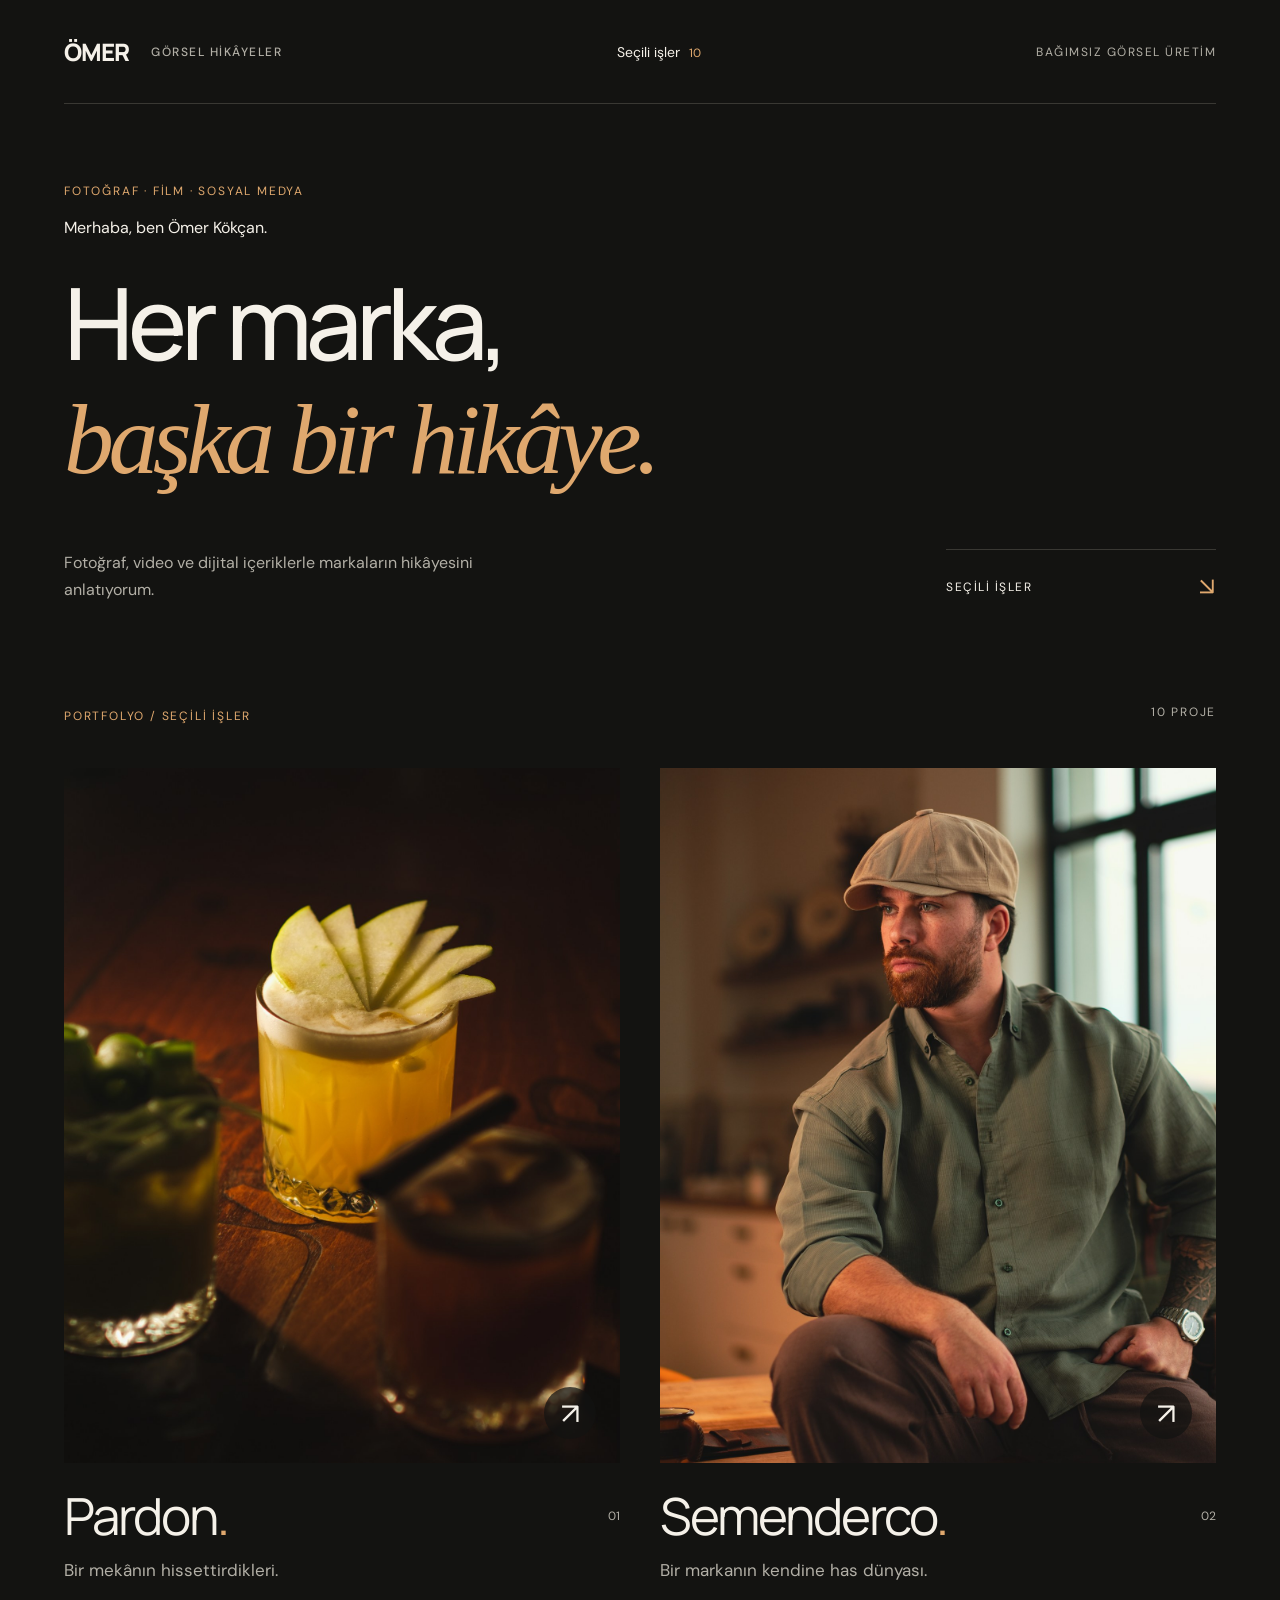
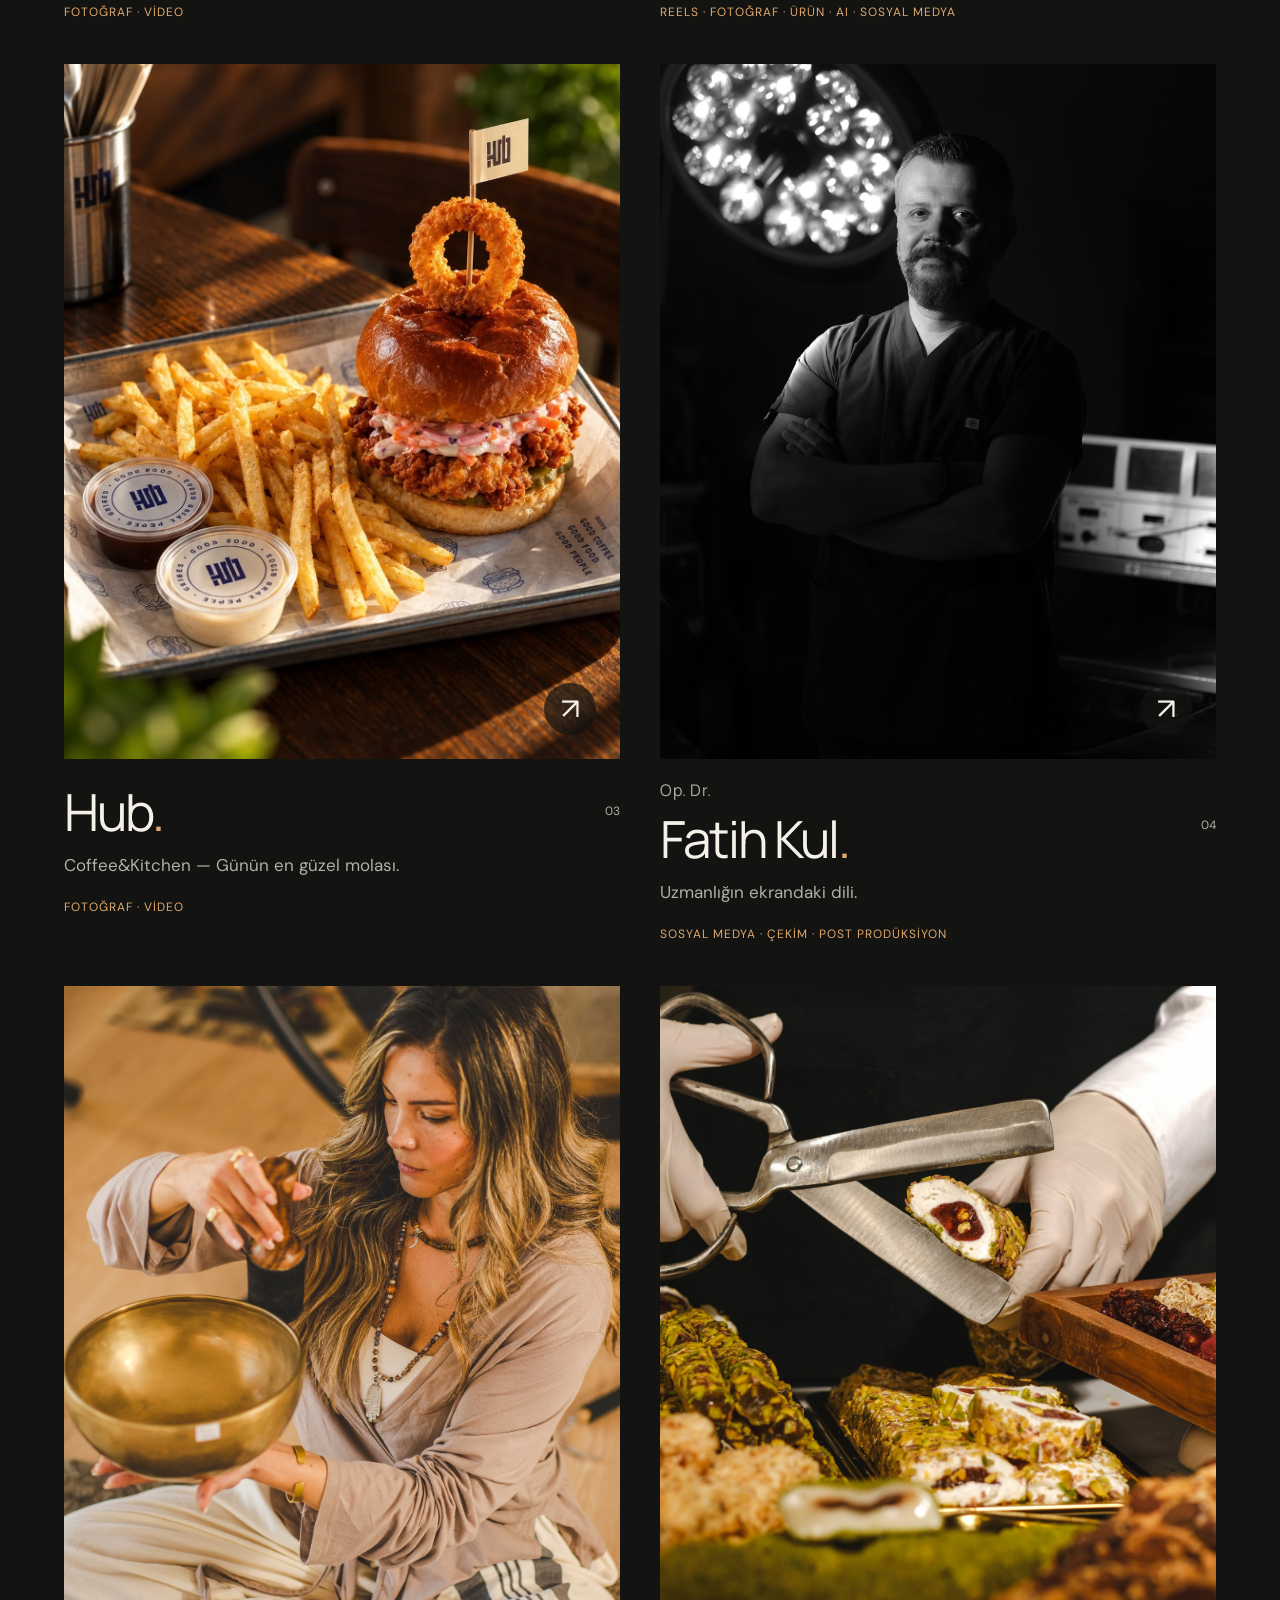
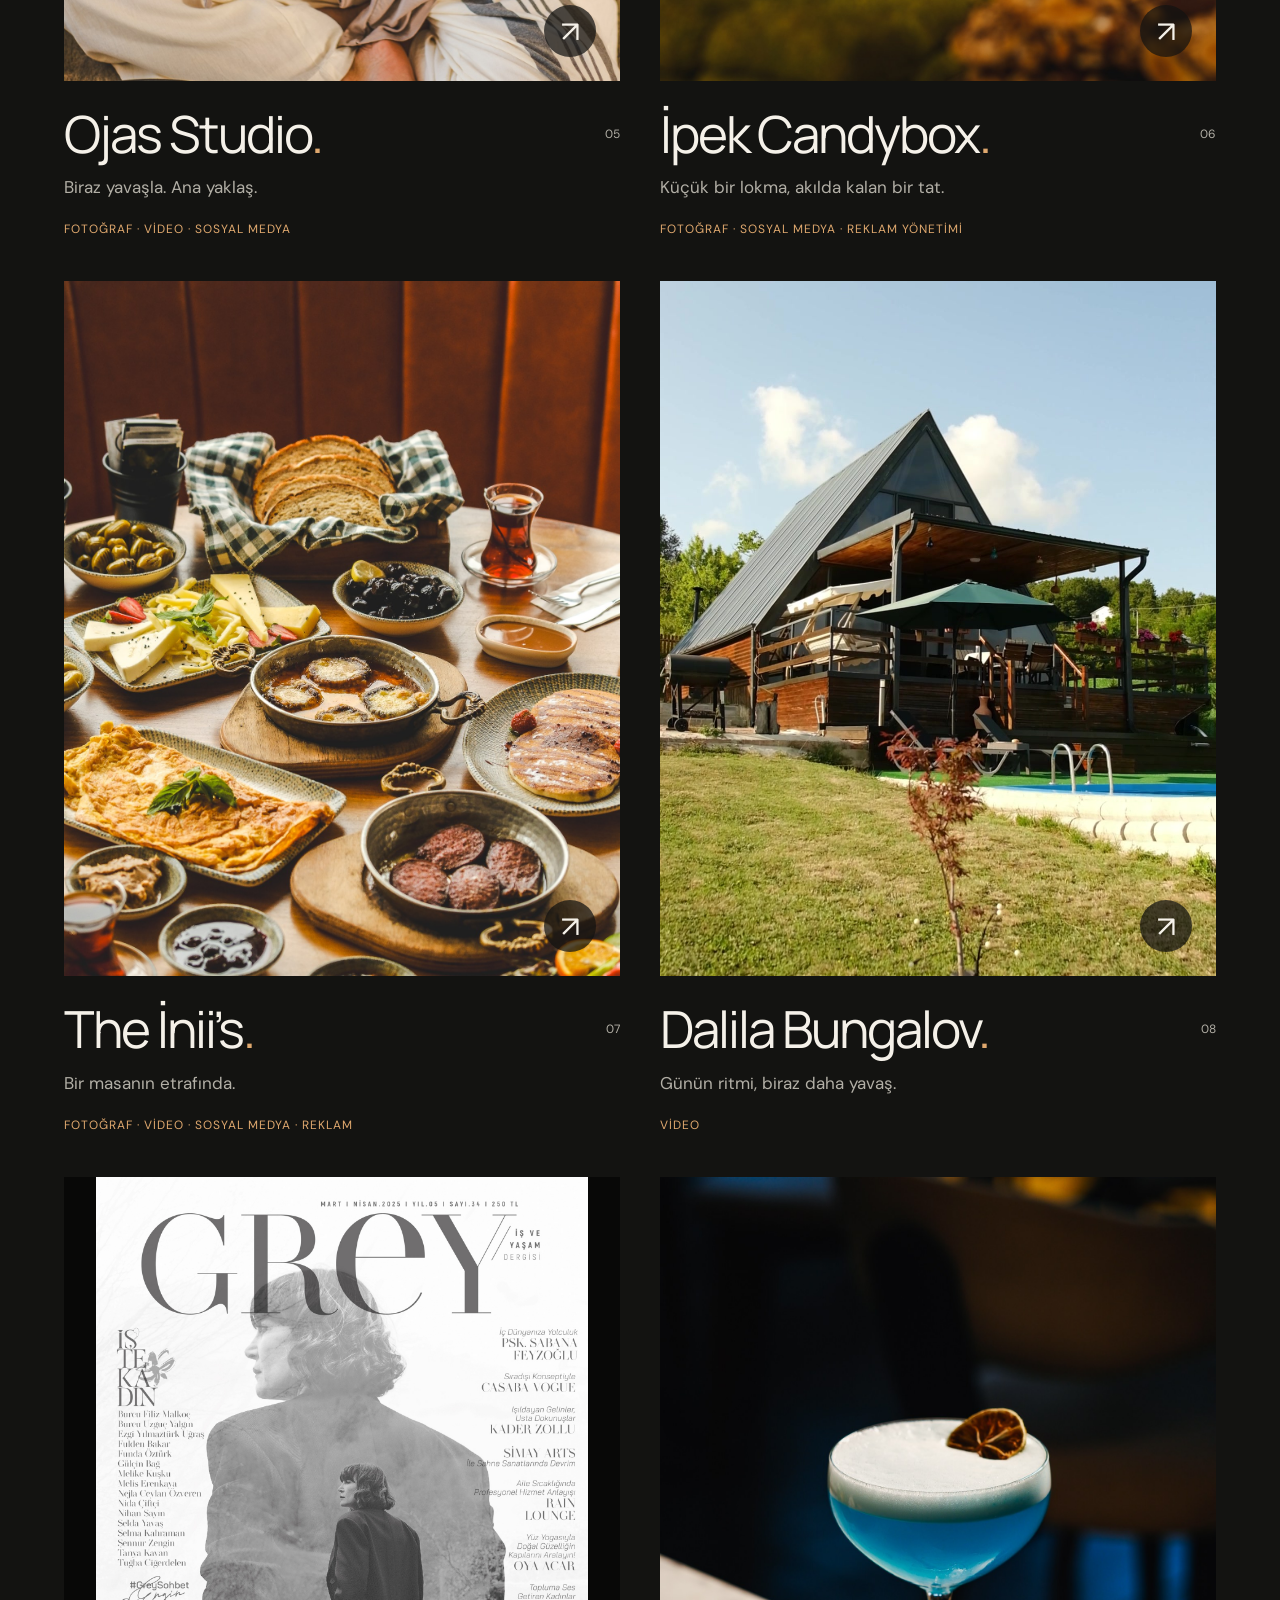
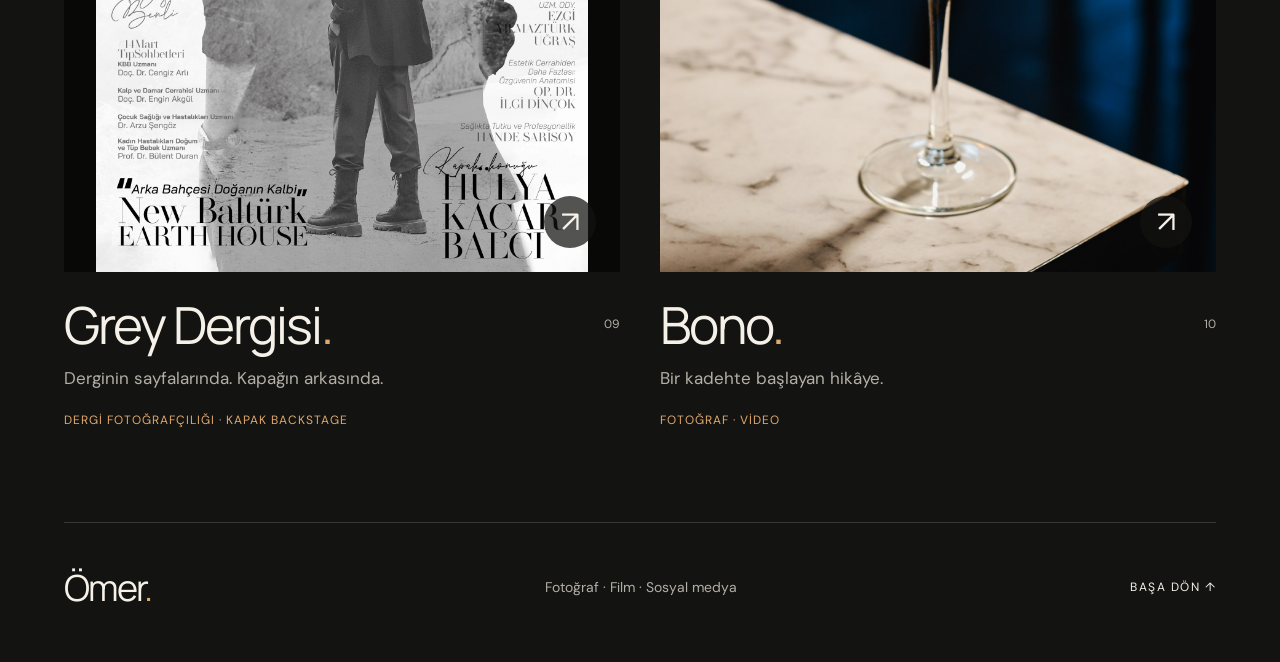
<file: index.html>
<!doctype html><html lang="tr"><head><meta name="robots" content="noindex,nofollow"><meta charset="utf-8"><meta name="viewport" content="width=device-width, initial-scale=1"><meta name="theme-color" content="#131311"><title>Ömer — Fotoğraf, Film & Sosyal Medya</title><meta name="description" content="Markaların hikâyelerini fotoğraf, film ve sosyal medya içerikleriyle anlatıyorum. Seçili işler: Pardon, Semenderco, Hub Coffee&amp;Kitchen Op. Dr. Fatih Kul Ojas Studio İpek Candybox The İnii’s Dalila Bungalov Grey Dergisi ve Bono."><link rel="stylesheet" href="style.css">
</head><body class="portfolio-home"><header class="nav"><a class="wordmark" href="index.html">ÖMER<span>GÖRSEL HİKÂYELER</span></a><nav aria-label="Sayfa bölümleri"><a href="#projeler">Seçili işler <span>10</span></a></nav><span class="nav-note">BAĞIMSIZ GÖRSEL ÜRETİM</span></header><main><section class="home-intro" aria-labelledby="intro-title"><span class="section-label">FOTOĞRAF · FİLM · SOSYAL MEDYA</span><p>Merhaba, ben Ömer Kökçan.</p><h1 id="intro-title">Her marka,<br><em>başka bir hikâye.</em></h1><div class="home-intro-bottom"><p>Fotoğraf, video ve dijital içeriklerle markaların hikâyesini anlatıyorum.</p><a href="#projeler" class="explore">SEÇİLİ İŞLER <span aria-hidden="true">↘</span></a></div></section><section class="projects" id="projeler"><div class="section-heading"><span class="section-label">PORTFOLYO / SEÇİLİ İŞLER</span><span class="count">10 PROJE</span></div><div class="project-grid"><a class="project-card" href="pardon.html"><div class="project-cover"><img src="assets/cocktail.jpg" alt="Pardon kokteyl çekimi" width="1400" height="2100"><span class="project-open" aria-hidden="true">↗</span></div><div class="project-card-heading"><h2>Pardon<span>.</span></h2><span>01</span></div><p>Bir mekânın hissettirdikleri.</p><div class="project-tags">FOTOĞRAF · VİDEO</div></a><a class="project-card" href="semenderco.html"><div class="project-cover"><img src="assets/semenderco/editorial.jpg" alt="Semenderco için gerçekleştirilen moda çekimi" width="1400" height="2100"><span class="project-open" aria-hidden="true">↗</span></div><div class="project-card-heading"><h2>Semenderco<span>.</span></h2><span>02</span></div><p>Bir markanın kendine has dünyası.</p><div class="project-tags">REELS · FOTOĞRAF · ÜRÜN · AI · SOSYAL MEDYA</div></a><a class="project-card" href="hub.html"><div class="project-cover"><img src="assets/hub/burger.jpg" alt="Hub Coffee and Kitchen için burger fotoğrafı" width="1170" height="1462" loading="lazy"><span class="project-open" aria-hidden="true">↗</span></div><div class="project-card-heading"><h2>Hub<span>.</span></h2><span>03</span></div><p>Coffee&amp;Kitchen — Günün en güzel molası.</p><div class="project-tags">FOTOĞRAF · VİDEO</div></a><a class="project-card" href="fatih-kul.html"><div class="project-cover"><img src="assets/fatih-kul/cover-dscf0420.jpg" alt="Op. Dr. Fatih Kul’un ameliyathane ışığı önünde siyah beyaz portresi" width="1600" height="2400" loading="lazy"><span class="project-open" aria-hidden="true">↗</span></div><div class="project-card-heading"><h2><small>Op. Dr.</small> Fatih Kul<span>.</span></h2><span>04</span></div><p>Uzmanlığın ekrandaki dili.</p><div class="project-tags">SOSYAL MEDYA · ÇEKİM · POST PRODÜKSİYON</div></a><a class="project-card" href="ojas.html"><div class="project-cover"><img src="assets/ojas/photo-5920.jpg" alt="Ojas Studio’da ses çanağı çalan eğitmenin yukarıdan çekilmiş fotoğrafı" width="1400" height="2100" loading="lazy"><span class="project-open" aria-hidden="true">↗</span></div><div class="project-card-heading"><h2>Ojas Studio<span>.</span></h2><span>05</span></div><p>Biraz yavaşla. Ana yaklaş.</p><div class="project-tags">FOTOĞRAF · VİDEO · SOSYAL MEDYA</div></a><a class="project-card" href="candybox.html"><div class="project-cover"><img src="assets/candybox/photo-8792.jpg" alt="İpek Candybox için lokum fotoğrafı" width="1400" height="2100" loading="lazy"><span class="project-open" aria-hidden="true">↗</span></div><div class="project-card-heading"><h2>İpek Candybox<span>.</span></h2><span>06</span></div><p>Küçük bir lokma, akılda kalan bir tat.</p><div class="project-tags">FOTOĞRAF · SOSYAL MEDYA · REKLAM YÖNETİMİ</div></a><a class="project-card" href="iniis.html"><div class="project-cover"><img src="assets/iniis/breakfast.jpg" alt="The İnii’s kahvaltı sofrası" width="1365" height="2048" loading="lazy"><span class="project-open" aria-hidden="true">↗</span></div><div class="project-card-heading"><h2>The İnii’s<span>.</span></h2><span>07</span></div><p>Bir masanın etrafında.</p><div class="project-tags">FOTOĞRAF · VİDEO · SOSYAL MEDYA · REKLAM</div></a><a class="project-card" href="dalila.html"><div class="project-cover"><img src="assets/dalila/cover.jpg" alt="Dalila Bungalov'un ahşap mimarisi ve bahçesi" width="1080" height="1920" loading="lazy"><span class="project-open" aria-hidden="true">↗</span></div><div class="project-card-heading"><h2>Dalila Bungalov<span>.</span></h2><span>08</span></div><p>Günün ritmi, biraz daha yavaş.</p><div class="project-tags">VİDEO</div></a><a class="project-card grey-card" href="grey.html"><div class="project-cover"><img src="assets/grey/cover-s34.jpg" alt="Grey Dergisi Mart–Nisan 2025, 34. sayı kapağı" width="1600" height="2262" loading="lazy"><span class="project-open" aria-hidden="true">↗</span></div><div class="project-card-heading"><h2>Grey Dergisi<span>.</span></h2><span>09</span></div><p>Derginin sayfalarında. Kapağın arkasında.</p><div class="project-tags">DERGİ FOTOĞRAFÇILIĞI · KAPAK BACKSTAGE</div></a><a class="project-card" href="bono.html"><div class="project-cover"><img src="assets/bono/photo-9264.jpg" alt="Bono için mavi kokteyl fotoğrafı" width="1365" height="2048" loading="lazy"><span class="project-open" aria-hidden="true">↗</span></div><div class="project-card-heading"><h2>Bono<span>.</span></h2><span>10</span></div><p>Bir kadehte başlayan hikâye.</p><div class="project-tags">FOTOĞRAF · VİDEO</div></a></div></section><footer><a class="footer-title" href="index.html">Ömer<span>.</span></a><p>Fotoğraf · Film · Sosyal medya</p><a class="back-top" href="#">BAŞA DÖN ↑</a></footer></main></body></html>
</file>
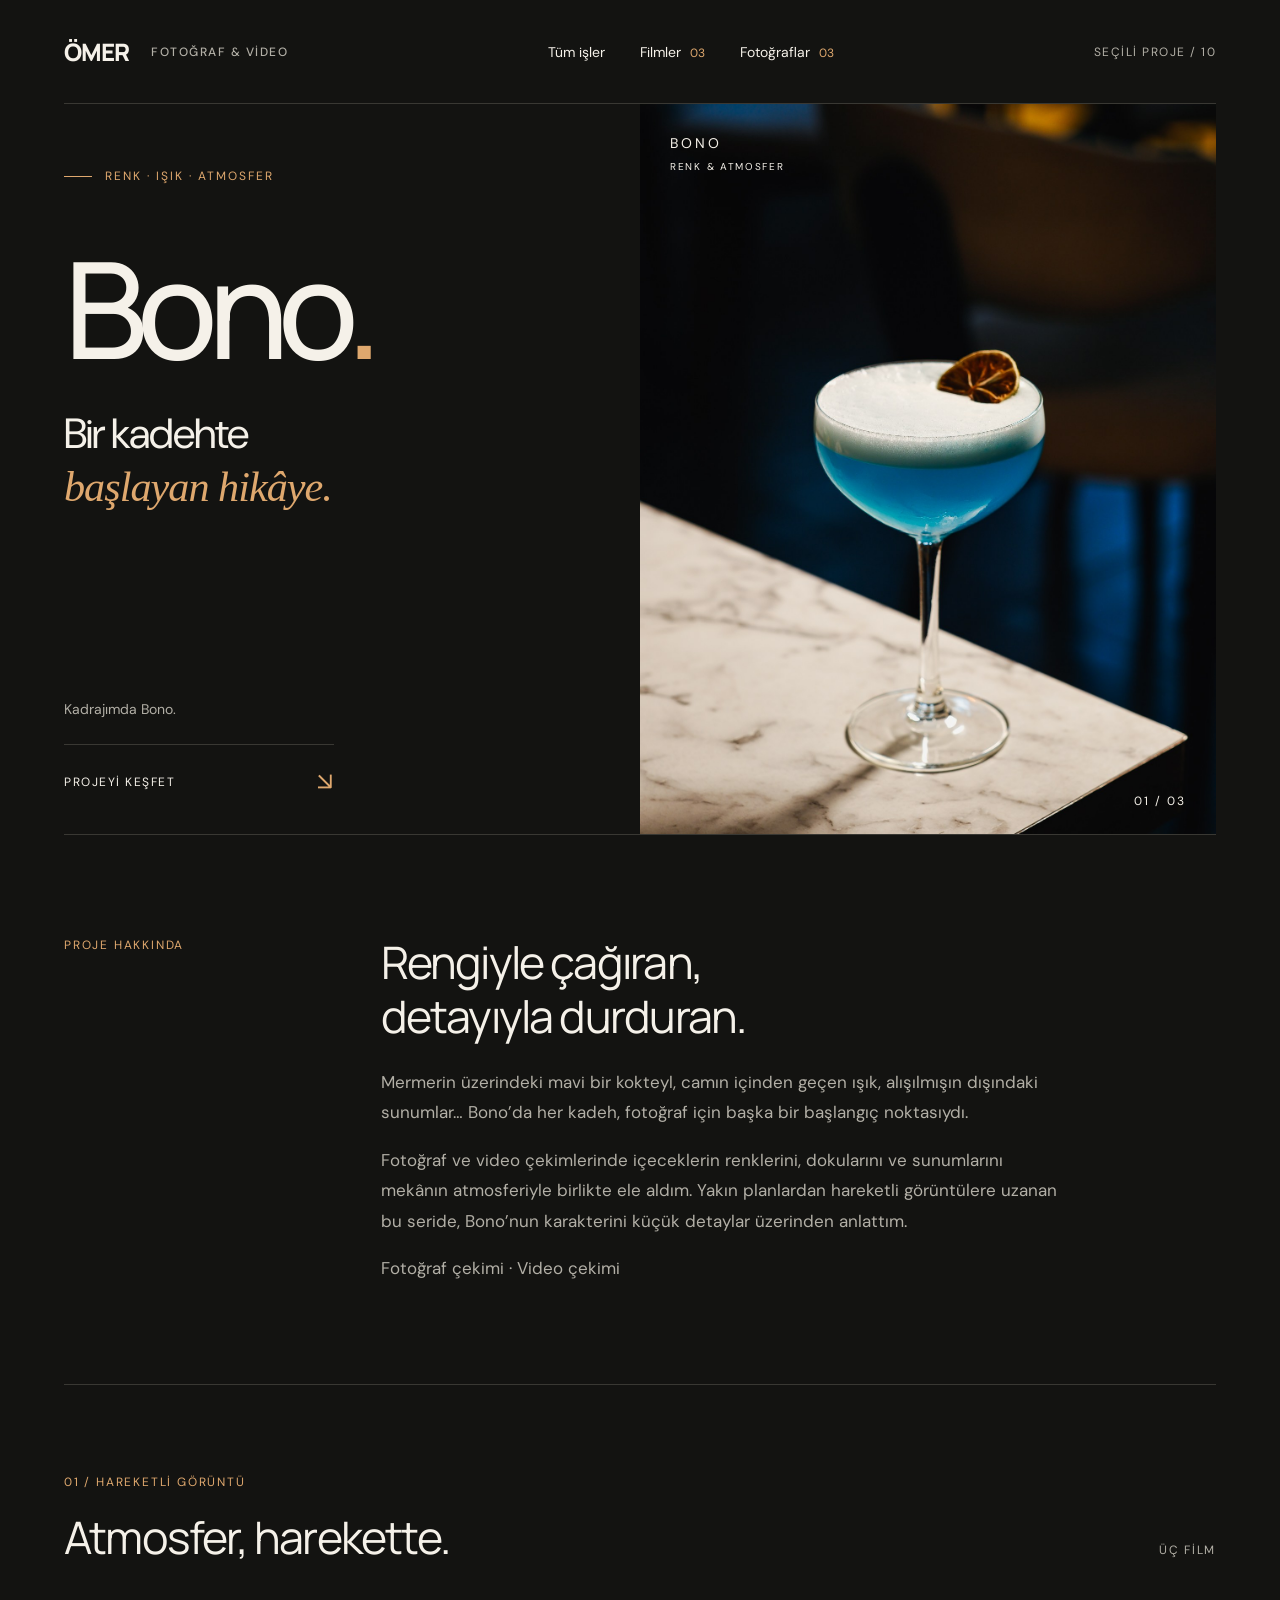
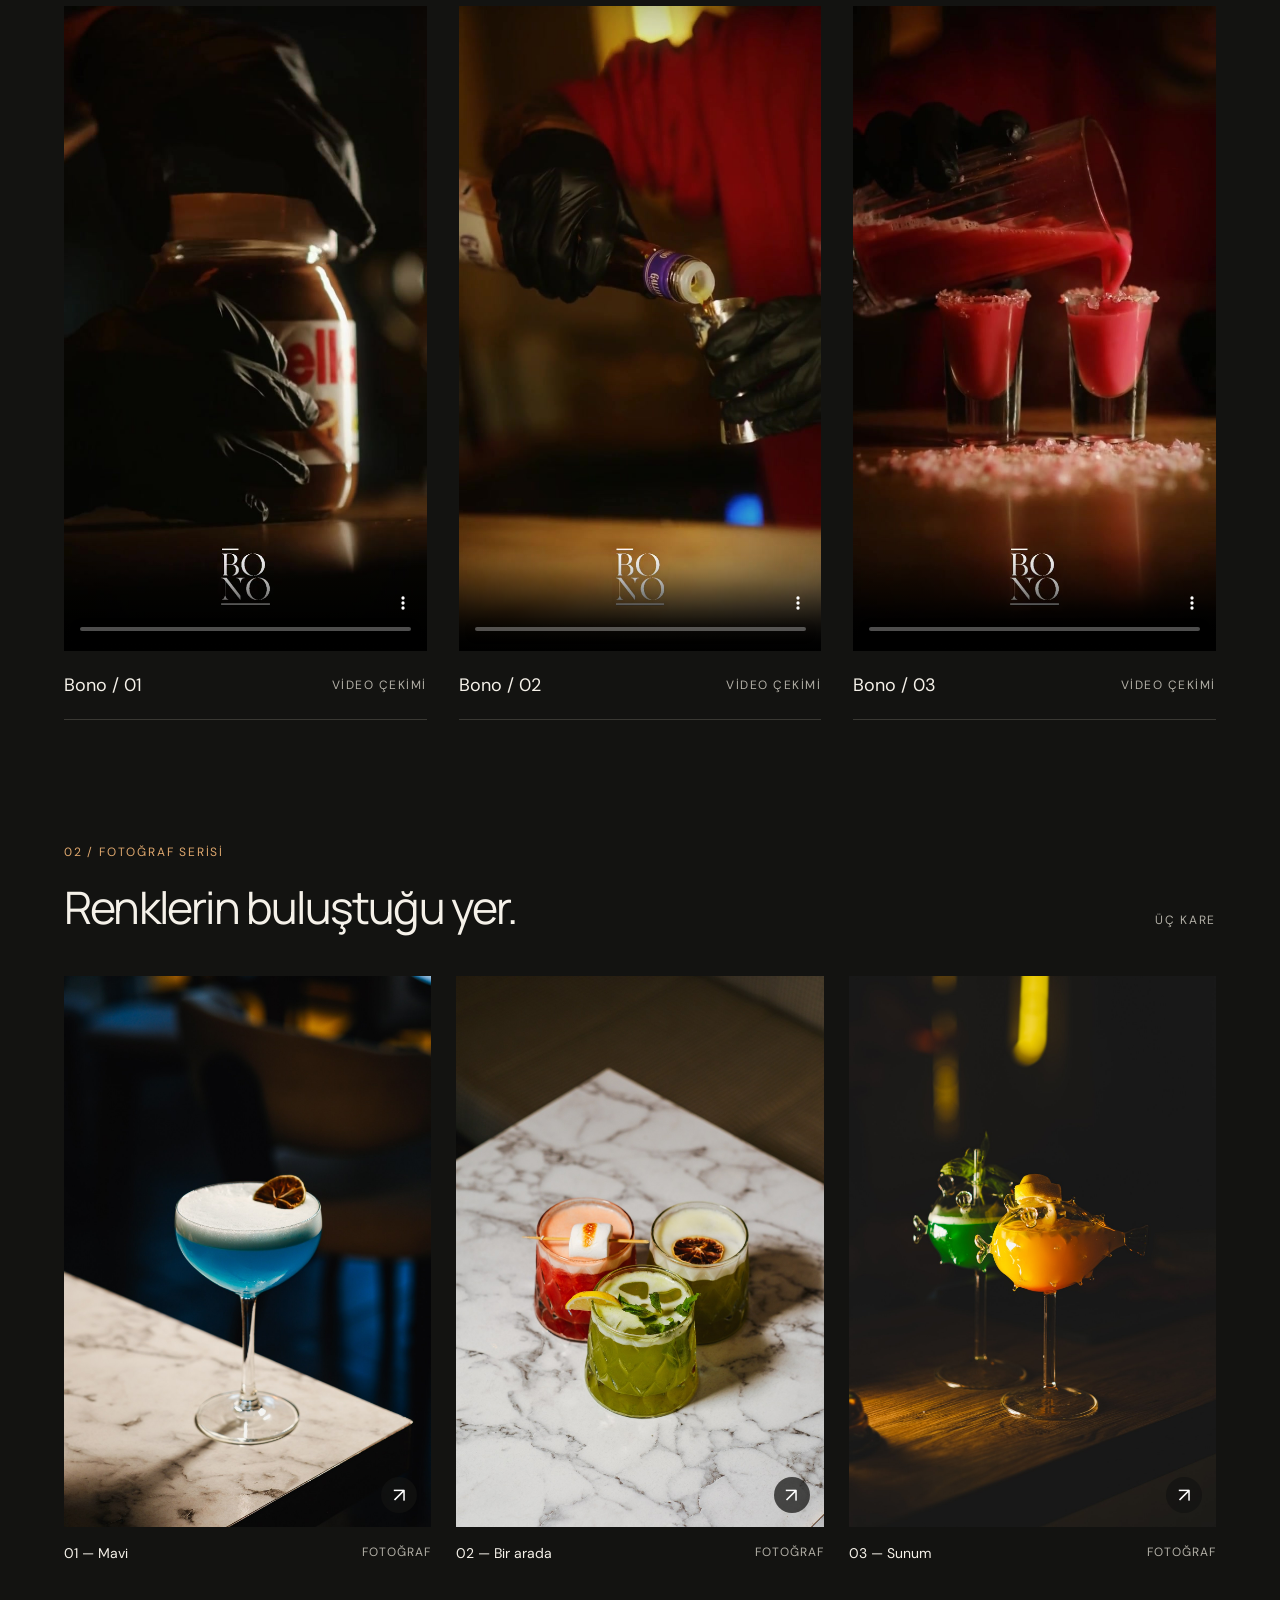
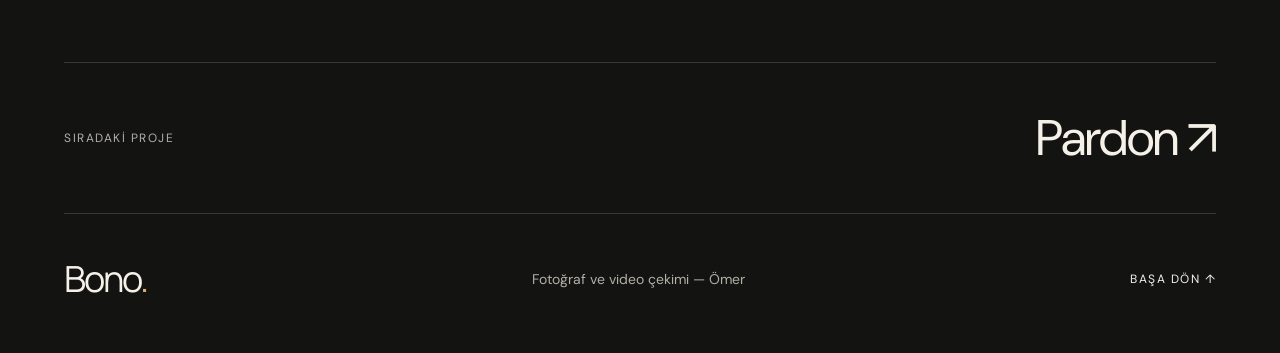
<file: bono.html>
<!doctype html>
<html lang="tr">
<head><meta charset="utf-8"><meta name="viewport" content="width=device-width, initial-scale=1"><meta name="theme-color" content="#131311"><title>Bono — Fotoğraf & Video / Ömer</title><meta name="description" content="Bono için fotoğraf ve video çekimleri. Kokteyller, renkler ve barın atmosferinden seçili kareler ve filmler."><link rel="stylesheet" href="style.css"><meta name="robots" content="noindex,nofollow">
</head>
<body>
<header class="nav"><a class="wordmark" href="index.html">ÖMER<span>FOTOĞRAF & VİDEO</span></a><nav aria-label="Proje bölümleri"><a href="index.html">Tüm işler</a><a href="#filmler">Filmler <span>03</span></a><a href="#fotograflar">Fotoğraflar <span>03</span></a></nav><span class="nav-note">SEÇİLİ PROJE / 10</span></header>
<main>
<section class="hero" aria-labelledby="title"><div class="hero-copy"><div class="eyebrow"><span class="line"></span> RENK · IŞIK · ATMOSFER</div><h1 id="title">Bono<span class="period">.</span></h1><p class="hero-desc">Bir kadehte<br><em>başlayan hikâye.</em></p><div class="hero-bottom"><p>Kadrajımda Bono.</p><a href="#filmler" class="explore">PROJEYİ KEŞFET <span aria-hidden="true">↘</span></a></div></div><div class="hero-picture"><img src="assets/bono/photo-9264.jpg" alt="Bono’da mermer bar üzerinde mavi kokteyl" width="1365" height="2048" fetchpriority="high"><div class="picture-tag">BONO <span>RENK & ATMOSFER</span></div><span class="image-index">01 / 03</span></div></section>
<section class="intro"><span class="section-label">PROJE HAKKINDA</span><div><h2>Rengiyle çağıran,<br>detayıyla durduran.</h2><p>Mermerin üzerindeki mavi bir kokteyl, camın içinden geçen ışık, alışılmışın dışındaki sunumlar… Bono’da her kadeh, fotoğraf için başka bir başlangıç noktasıydı.</p><p>Fotoğraf ve video çekimlerinde içeceklerin renklerini, dokularını ve sunumlarını mekânın atmosferiyle birlikte ele aldım. Yakın planlardan hareketli görüntülere uzanan bu seride, Bono’nun karakterini küçük detaylar üzerinden anlattım.</p><p class="service-line">Fotoğraf çekimi · Video çekimi</p></div></section>
<section class="films" id="filmler"><div class="section-heading"><div><span class="section-label">01 / HAREKETLİ GÖRÜNTÜ</span><h2>Atmosfer, harekette.</h2></div><span class="count">ÜÇ FİLM</span></div><div class="film-grid semender-films"><article><div class="video-wrap"><video controls playsinline preload="none" poster="assets/bono/film-01-poster.jpg" aria-label="Bono videosu 1"><source src="assets/bono/film-01.mp4" type="video/mp4">Tarayıcınız video oynatmayı desteklemiyor.</video></div><div class="caption"><h3>Bono / 01</h3><span>VİDEO ÇEKİMİ</span></div></article><article><div class="video-wrap"><video controls playsinline preload="none" poster="assets/bono/film-02-poster.jpg" aria-label="Bono videosu 2"><source src="assets/bono/film-02.mp4" type="video/mp4">Tarayıcınız video oynatmayı desteklemiyor.</video></div><div class="caption"><h3>Bono / 02</h3><span>VİDEO ÇEKİMİ</span></div></article><article><div class="video-wrap"><video controls playsinline preload="none" poster="assets/bono/film-03-poster.jpg" aria-label="Bono videosu 3"><source src="assets/bono/film-03.mp4" type="video/mp4">Tarayıcınız video oynatmayı desteklemiyor.</video></div><div class="caption"><h3>Bono / 03</h3><span>VİDEO ÇEKİMİ</span></div></article></div></section>
<section class="photos" id="fotograflar"><div class="section-heading"><div><span class="section-label">02 / FOTOĞRAF SERİSİ</span><h2>Renklerin buluştuğu yer.</h2></div><span class="count">ÜÇ KARE</span></div><div class="photo-grid"><figure><button class="photo-button" data-full="assets/bono/photo-9264.jpg" aria-label="Mavi fotoğrafını büyüt"><img src="assets/bono/photo-9264.jpg" alt="Mermer bar üzerinde köpüklü mavi kokteyl" width="1400" height="2100" loading="lazy"><span aria-hidden="true">↗</span></button><figcaption><span>01 — Mavi</span><span>FOTOĞRAF</span></figcaption></figure><figure><button class="photo-button" data-full="assets/bono/photo-9242.jpg" aria-label="Bir arada fotoğrafını büyüt"><img src="assets/bono/photo-9242.jpg" alt="Mermer yüzey üzerinde üç renkli kokteyl" width="1400" height="2100" loading="lazy"><span aria-hidden="true">↗</span></button><figcaption><span>02 — Bir arada</span><span>FOTOĞRAF</span></figcaption></figure><figure><button class="photo-button" data-full="assets/bono/photo-8488.jpg" aria-label="Sunum fotoğrafını büyüt"><img src="assets/bono/photo-8488.jpg" alt="Balık biçimli kadehlerde sarı ve yeşil kokteyller" width="1400" height="2100" loading="lazy"><span aria-hidden="true">↗</span></button><figcaption><span>03 — Sunum</span><span>FOTOĞRAF</span></figcaption></figure></div></section>
<div class="project-next"><span>SIRADAKİ PROJE</span><a href="pardon.html">Pardon ↗</a></div><footer><a href="#" class="footer-title">Bono<span>.</span></a><p>Fotoğraf ve video çekimi — Ömer</p><a class="back-top" href="#">BAŞA DÖN ↑</a></footer>
</main><dialog id="lightbox" aria-label="Fotoğraf görünümü"><button class="close" aria-label="Fotoğrafı kapat">KAPAT ✕</button><img alt=""></dialog><script src="app.js"></script></body></html>
</file>
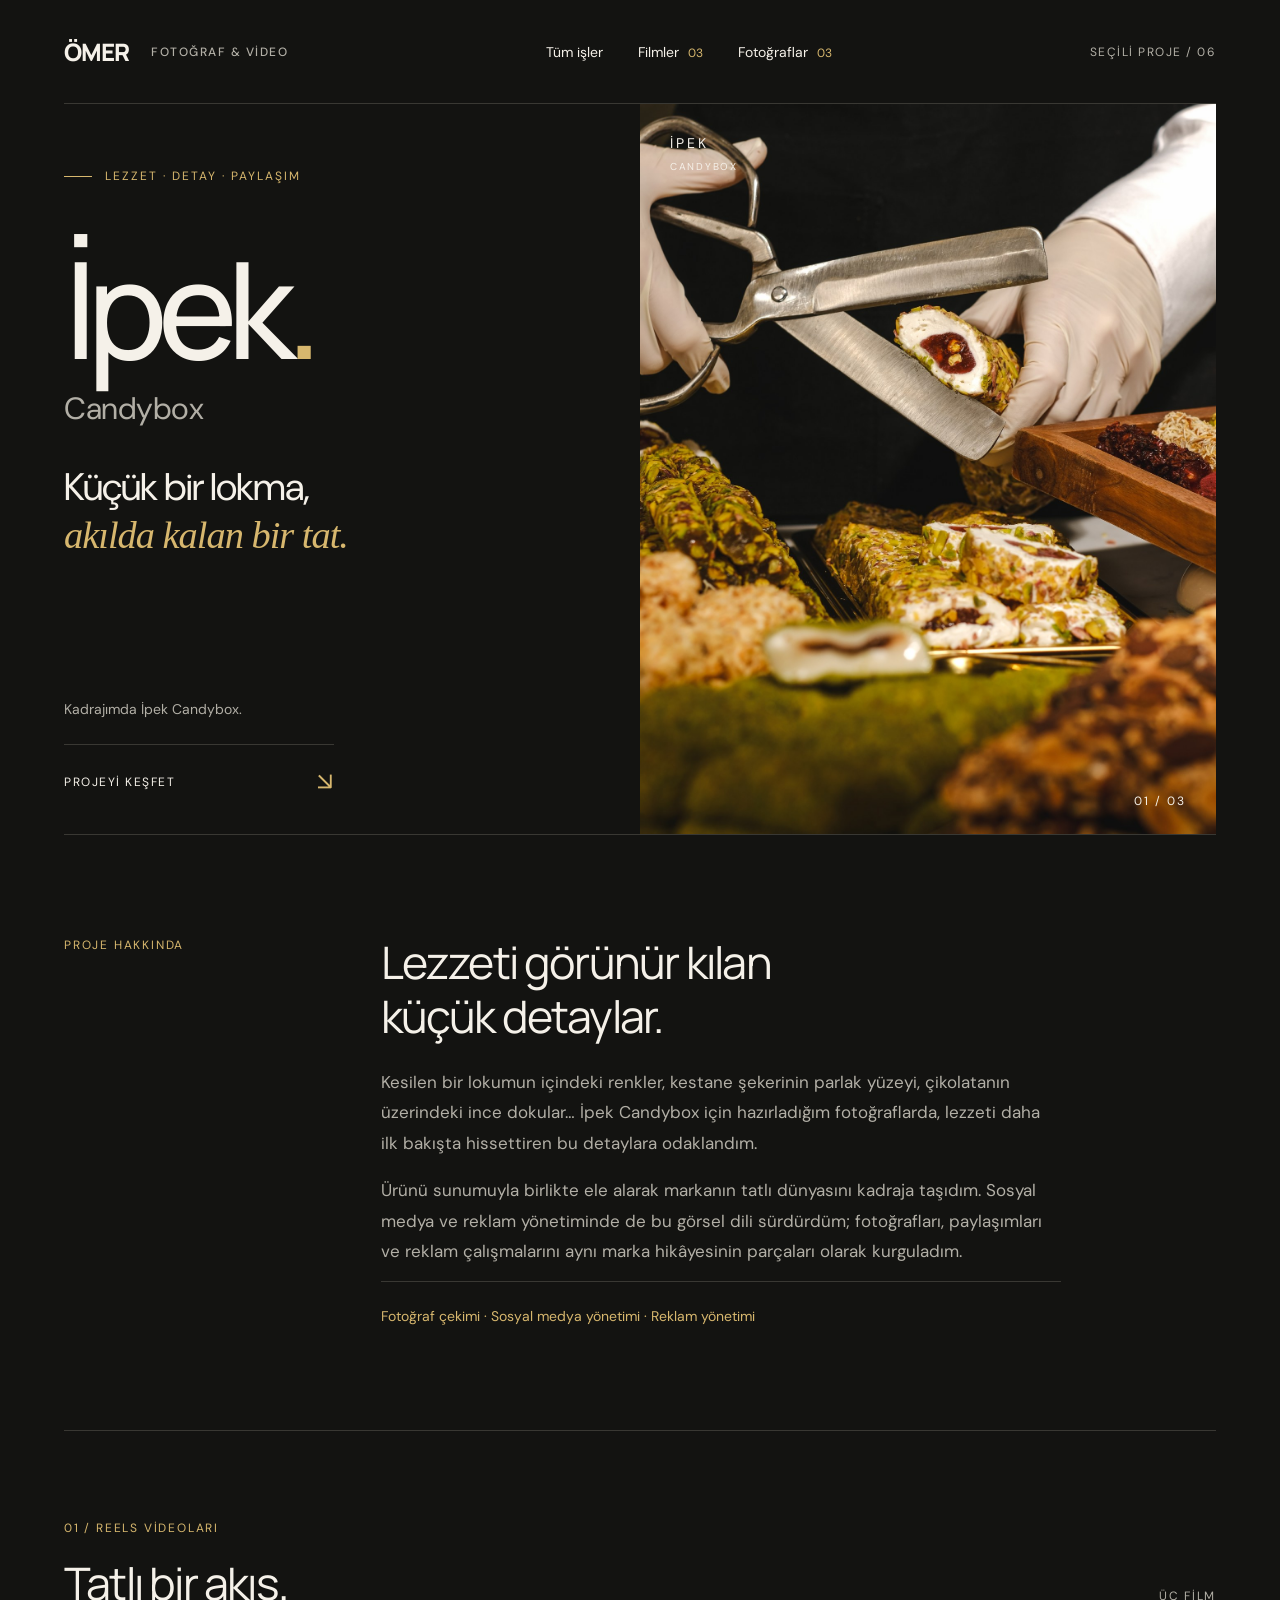
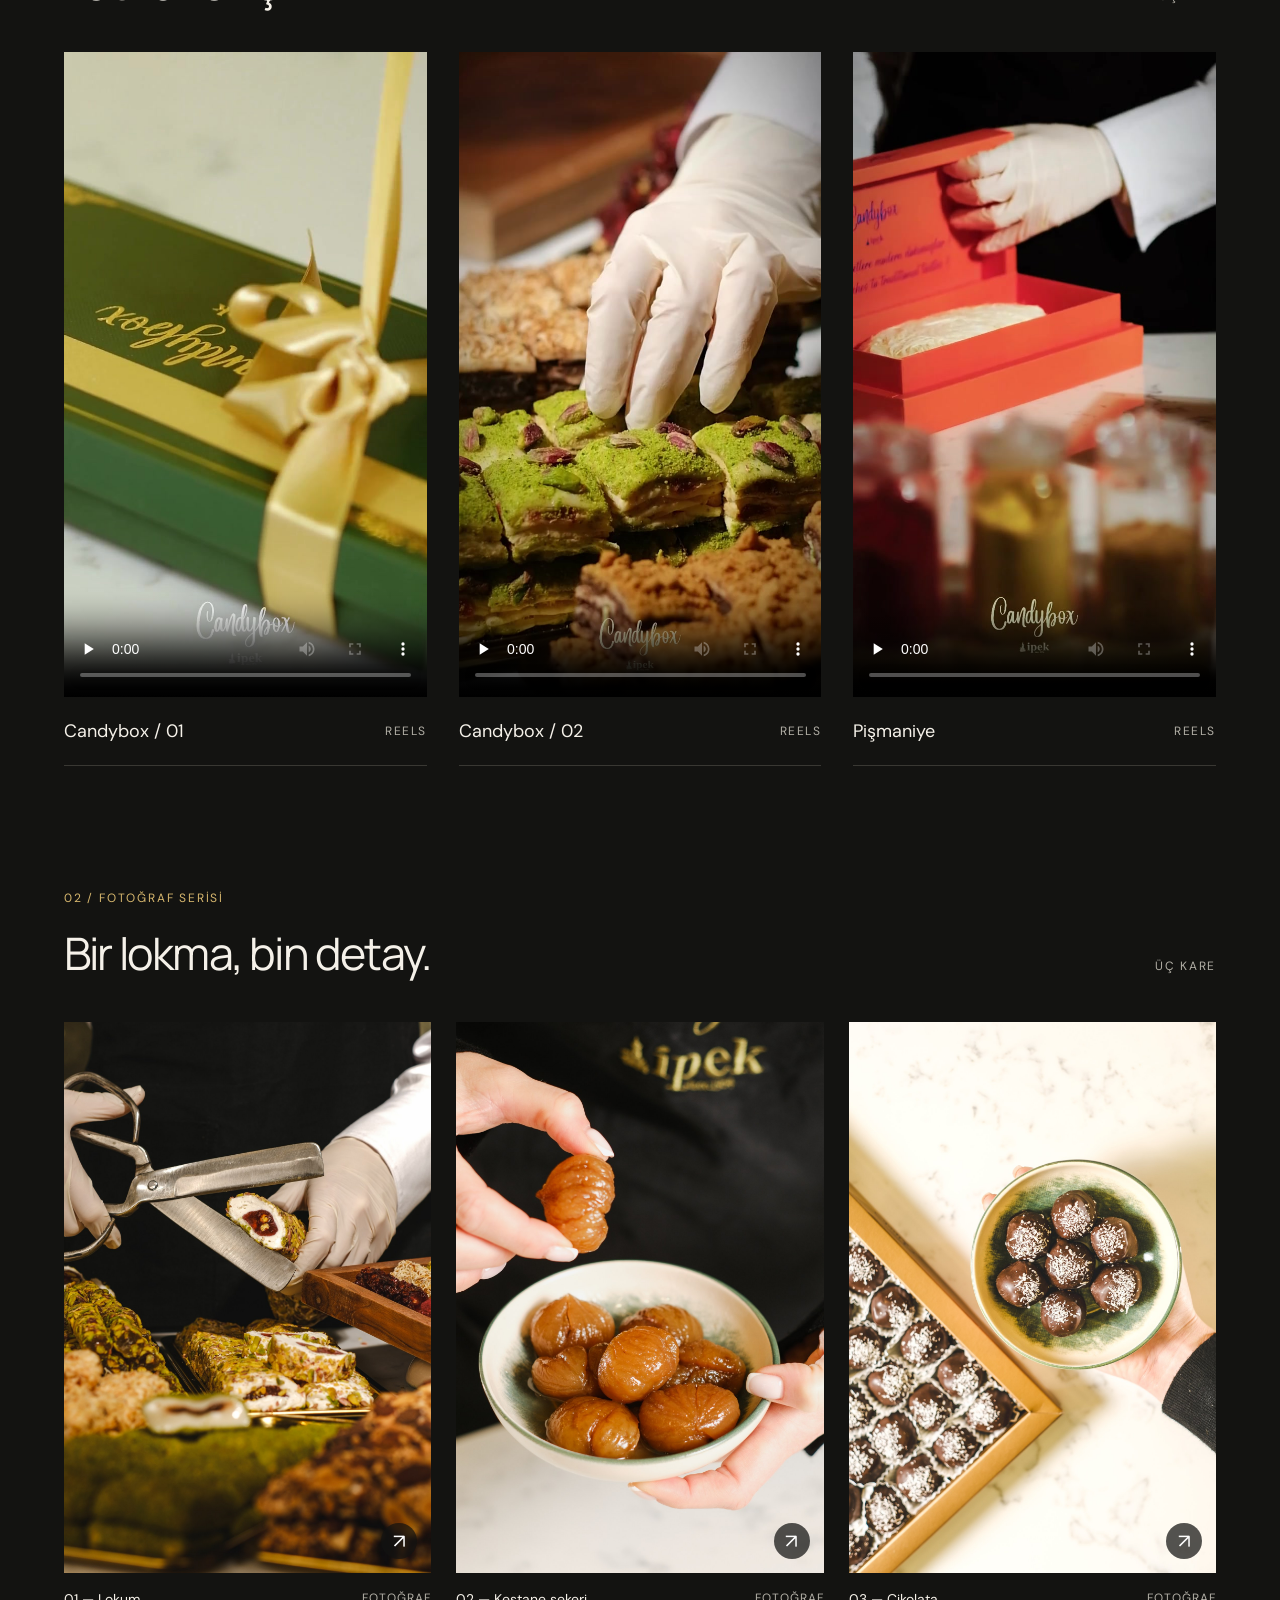
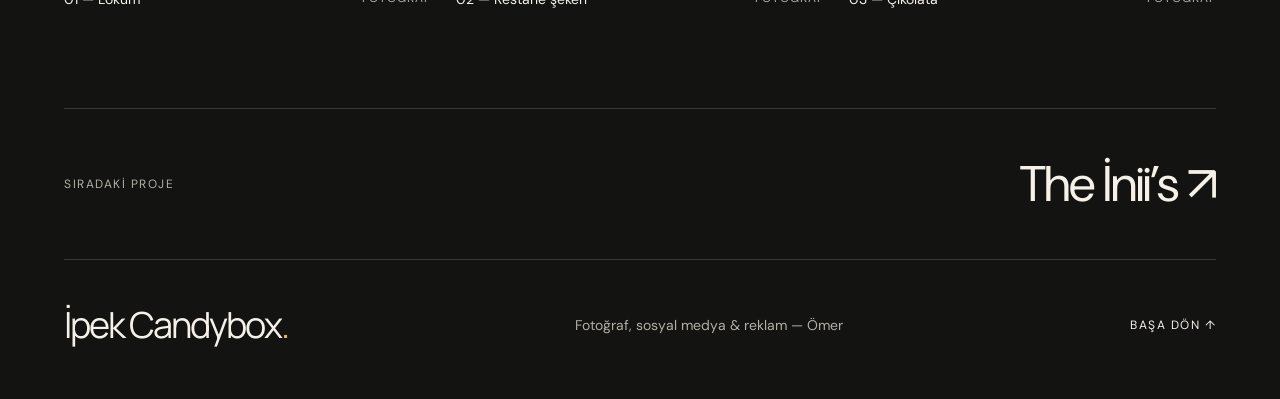
<file: candybox.html>
<!doctype html>
<html lang="tr">
<head><meta charset="utf-8"><meta name="viewport" content="width=device-width, initial-scale=1"><meta name="theme-color" content="#131311"><title>İpek Candybox — Ömer / Görsel hikâyeler</title><meta name="description" content="İpek Candybox için fotoğraf çekimi, sosyal medya yönetimi ve reklam yönetimi çalışmaları. Seçili fotoğraflar ve Reels videoları."><link rel="stylesheet" href="style.css"><meta name="robots" content="noindex,nofollow">
</head>
<body class="candybox-project">
<header class="nav"><a class="wordmark" href="index.html">ÖMER<span>FOTOĞRAF & VİDEO</span></a><nav aria-label="Proje bölümleri"><a href="index.html">Tüm işler</a><a href="#filmler">Filmler <span>03</span></a><a href="#fotograflar">Fotoğraflar <span>03</span></a></nav><span class="nav-note">SEÇİLİ PROJE / 06</span></header>
<main>
<section class="hero" aria-labelledby="title"><div class="hero-copy"><div class="eyebrow"><span class="line"></span> LEZZET · DETAY · PAYLAŞIM</div><h1 id="title">İpek<span class="period">.</span></h1><p class="hub-brand-name">Candybox</p><p class="hero-desc">Küçük bir lokma,<br><em>akılda kalan bir tat.</em></p><div class="hero-bottom"><p>Kadrajımda İpek Candybox.</p><a href="#filmler" class="explore">PROJEYİ KEŞFET <span aria-hidden="true">↘</span></a></div></div><div class="hero-picture"><img src="assets/candybox/photo-8792.jpg" alt="İpek Candybox'ta fıstıklı lokumun makasla kesildiği yakın plan" width="1400" height="2100" fetchpriority="high"><div class="picture-tag">İPEK <span>CANDYBOX</span></div><span class="image-index">01 / 03</span></div></section>
<section class="intro"><span class="section-label">PROJE HAKKINDA</span><div><h2>Lezzeti görünür kılan<br>küçük detaylar.</h2><p>Kesilen bir lokumun içindeki renkler, kestane şekerinin parlak yüzeyi, çikolatanın üzerindeki ince dokular… İpek Candybox için hazırladığım fotoğraflarda, lezzeti daha ilk bakışta hissettiren bu detaylara odaklandım.</p><p>Ürünü sunumuyla birlikte ele alarak markanın tatlı dünyasını kadraja taşıdım. Sosyal medya ve reklam yönetiminde de bu görsel dili sürdürdüm; fotoğrafları, paylaşımları ve reklam çalışmalarını aynı marka hikâyesinin parçaları olarak kurguladım.</p><p class="service-line">Fotoğraf çekimi · Sosyal medya yönetimi · Reklam yönetimi</p></div></section>
<section class="films" id="filmler"><div class="section-heading"><div><span class="section-label">01 / REELS VİDEOLARI</span><h2>Tatlı bir akış.</h2></div><span class="count">ÜÇ FİLM</span></div><div class="film-grid semender-films"><article><div class="video-wrap"><video controls playsinline preload="none" poster="assets/candybox/film-01-poster.jpg" aria-label="İpek Candybox — Candybox / 01"><source src="assets/candybox/film-01.mp4" type="video/mp4">Tarayıcınız video oynatmayı desteklemiyor.</video></div><div class="caption"><h3>Candybox / 01</h3><span>REELS</span></div></article><article><div class="video-wrap"><video controls playsinline preload="none" poster="assets/candybox/film-02-poster.jpg" aria-label="İpek Candybox — Candybox / 02"><source src="assets/candybox/film-02.mp4" type="video/mp4">Tarayıcınız video oynatmayı desteklemiyor.</video></div><div class="caption"><h3>Candybox / 02</h3><span>REELS</span></div></article><article><div class="video-wrap"><video controls playsinline preload="none" poster="assets/candybox/film-03-poster.jpg" aria-label="İpek Candybox — Pişmaniye"><source src="assets/candybox/film-03.mp4" type="video/mp4">Tarayıcınız video oynatmayı desteklemiyor.</video></div><div class="caption"><h3>Pişmaniye</h3><span>REELS</span></div></article></div></section>
<section class="photos" id="fotograflar"><div class="section-heading"><div><span class="section-label">02 / FOTOĞRAF SERİSİ</span><h2>Bir lokma, bin detay.</h2></div><span class="count">ÜÇ KARE</span></div><div class="photo-grid"><figure><button class="photo-button" data-full="assets/candybox/photo-8792.jpg" aria-label="Lokum fotoğrafını büyüt"><img src="assets/candybox/photo-8792.jpg" alt="Fıstıklı lokumun makasla kesildiği yakın plan" width="1400" height="2100" loading="lazy"><span aria-hidden="true">↗</span></button><figcaption><span>01 — Lokum</span><span>FOTOĞRAF</span></figcaption></figure><figure><button class="photo-button" data-full="assets/candybox/photo-9972.jpg" aria-label="Kestane şekeri fotoğrafını büyüt"><img src="assets/candybox/photo-9972.jpg" alt="İpek logolu kıyafetin önünde sunulan kestane şekeri" width="1400" height="2100" loading="lazy"><span aria-hidden="true">↗</span></button><figcaption><span>02 — Kestane şekeri</span><span>FOTOĞRAF</span></figcaption></figure><figure><button class="photo-button" data-full="assets/candybox/photo-0024.jpg" aria-label="Çikolata fotoğrafını büyüt"><img src="assets/candybox/photo-0024.jpg" alt="Yeşil seramik tabakta çikolatalı tatlıların üstten görünümü" width="1400" height="2100" loading="lazy"><span aria-hidden="true">↗</span></button><figcaption><span>03 — Çikolata</span><span>FOTOĞRAF</span></figcaption></figure></div></section>
<div class="project-next"><span>SIRADAKİ PROJE</span><a href="iniis.html">The İnii’s ↗</a></div><footer><a href="#" class="footer-title">İpek Candybox<span>.</span></a><p>Fotoğraf, sosyal medya & reklam — Ömer</p><a class="back-top" href="#">BAŞA DÖN ↑</a></footer>
</main><dialog id="lightbox" aria-label="Fotoğraf görünümü"><button class="close" aria-label="Fotoğrafı kapat">KAPAT ✕</button><img alt=""></dialog><script src="app.js"></script></body></html>
</file>
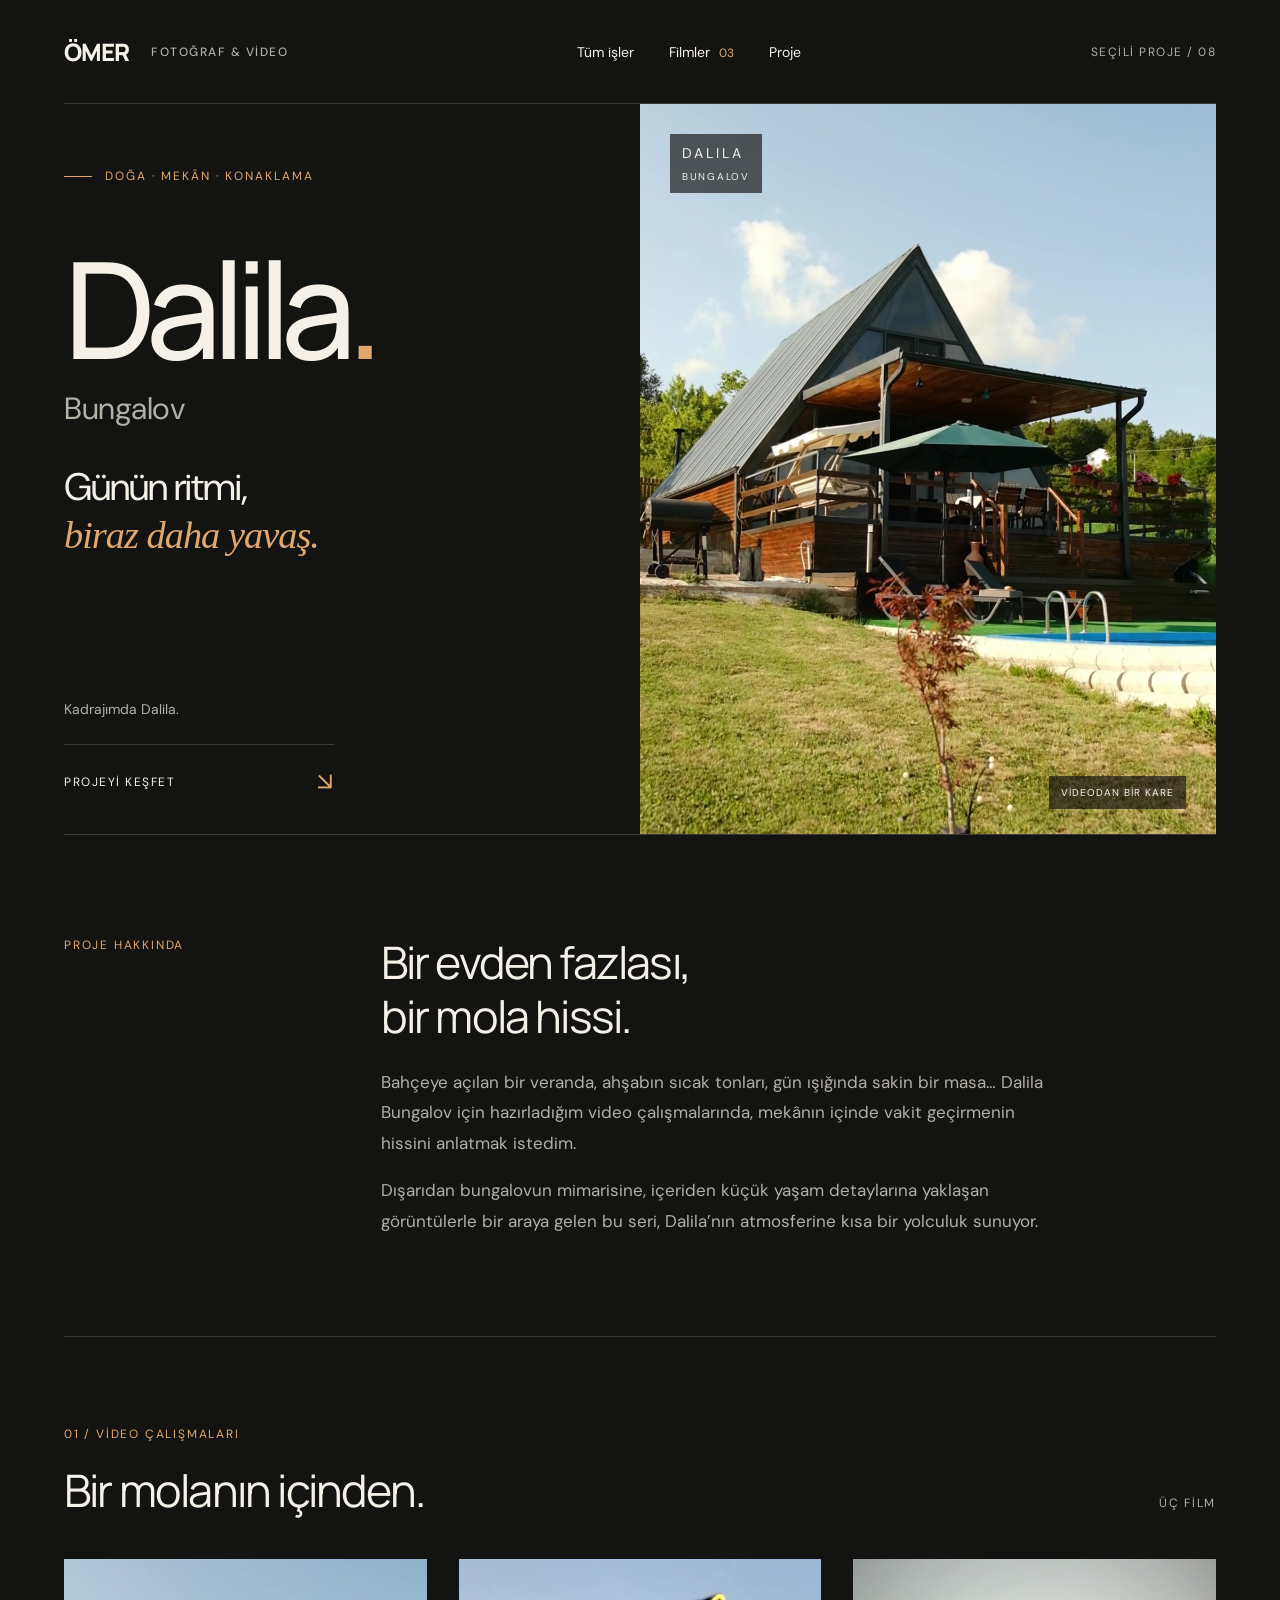
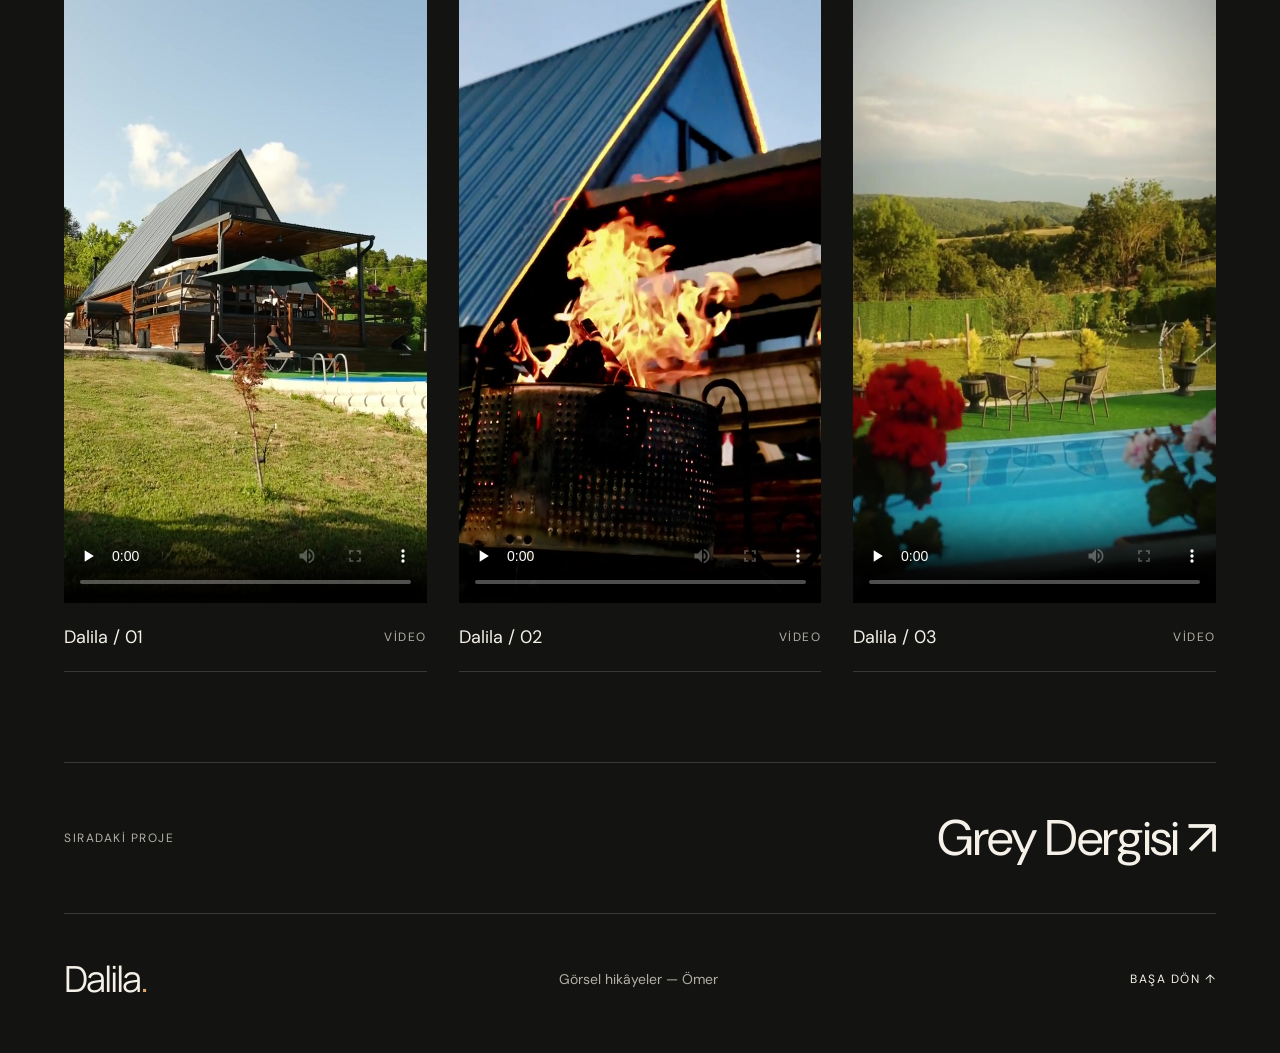
<file: dalila.html>
<!doctype html>
<html lang="tr">
<head><meta charset="utf-8"><meta name="viewport" content="width=device-width, initial-scale=1"><meta name="theme-color" content="#131311"><title>Dalila Bungalov — Ömer / Görsel hikâyeler</title><meta name="description" content="Dalila Bungalov için seçili video çalışmaları. Bahçe, ahşap mimari ve konaklama atmosferi."><link rel="stylesheet" href="style.css"><meta name="robots" content="noindex,nofollow">
</head>
<body class="dalila-project">
<header class="nav"><a class="wordmark" href="index.html">ÖMER<span>FOTOĞRAF & VİDEO</span></a><nav aria-label="Proje bölümleri"><a href="index.html">Tüm işler</a><a href="#filmler">Filmler <span>03</span></a><a href="#hikaye">Proje</a></nav><span class="nav-note">SEÇİLİ PROJE / 08</span></header>
<main>
<section class="hero" aria-labelledby="title"><div class="hero-copy"><div class="eyebrow"><span class="line"></span> DOĞA · MEKÂN · KONAKLAMA</div><h1 id="title">Dalila<span class="period">.</span></h1><p class="hub-brand-name">Bungalov</p><p class="hero-desc">Günün ritmi,<br><em>biraz daha yavaş.</em></p><div class="hero-bottom"><p>Kadrajımda Dalila.</p><a href="#filmler" class="explore">PROJEYİ KEŞFET <span aria-hidden="true">↘</span></a></div></div><div class="hero-picture"><img src="assets/dalila/cover.jpg" alt="Bahçe ve havuzun arkasında ahşap Dalila bungalovu" width="1080" height="1920" fetchpriority="high"><div class="picture-tag">DALILA <span>BUNGALOV</span></div><span class="image-index">VİDEODAN BİR KARE</span></div></section>
<section class="intro" id="hikaye"><span class="section-label">PROJE HAKKINDA</span><div><h2>Bir evden fazlası,<br>bir mola hissi.</h2><p>Bahçeye açılan bir veranda, ahşabın sıcak tonları, gün ışığında sakin bir masa… Dalila Bungalov için hazırladığım video çalışmalarında, mekânın içinde vakit geçirmenin hissini anlatmak istedim.</p><p>Dışarıdan bungalovun mimarisine, içeriden küçük yaşam detaylarına yaklaşan görüntülerle bir araya gelen bu seri, Dalila’nın atmosferine kısa bir yolculuk sunuyor.</p></div></section>
<section class="films dalila-films" id="filmler"><div class="section-heading"><div><span class="section-label">01 / VİDEO ÇALIŞMALARI</span><h2>Bir molanın içinden.</h2></div><span class="count">ÜÇ FİLM</span></div><div class="film-grid semender-films"><article><div class="video-wrap"><video controls playsinline preload="none" poster="assets/dalila/film-01-poster.jpg" aria-label="Dalila Bungalov video 1"><source src="assets/dalila/film-01.mp4" type="video/mp4">Tarayıcınız video oynatmayı desteklemiyor.</video></div><div class="caption"><h3>Dalila / 01</h3><span>VİDEO</span></div></article><article><div class="video-wrap"><video controls playsinline preload="none" poster="assets/dalila/film-02-poster.jpg" aria-label="Dalila Bungalov video 2"><source src="assets/dalila/film-02.mp4" type="video/mp4">Tarayıcınız video oynatmayı desteklemiyor.</video></div><div class="caption"><h3>Dalila / 02</h3><span>VİDEO</span></div></article><article><div class="video-wrap"><video controls playsinline preload="none" poster="assets/dalila/film-03-poster.jpg" aria-label="Dalila Bungalov video 3"><source src="assets/dalila/film-03.mp4" type="video/mp4">Tarayıcınız video oynatmayı desteklemiyor.</video></div><div class="caption"><h3>Dalila / 03</h3><span>VİDEO</span></div></article></div></section>

<div class="project-next"><span>SIRADAKİ PROJE</span><a href="grey.html">Grey Dergisi ↗</a></div><footer><a href="#" class="footer-title">Dalila<span>.</span></a><p>Görsel hikâyeler — Ömer</p><a class="back-top" href="#">BAŞA DÖN ↑</a></footer>
</main><dialog id="lightbox" aria-label="Fotoğraf görünümü"><button class="close" aria-label="Fotoğrafı kapat">KAPAT ✕</button><img alt=""></dialog><script src="app.js"></script></body></html>
</file>
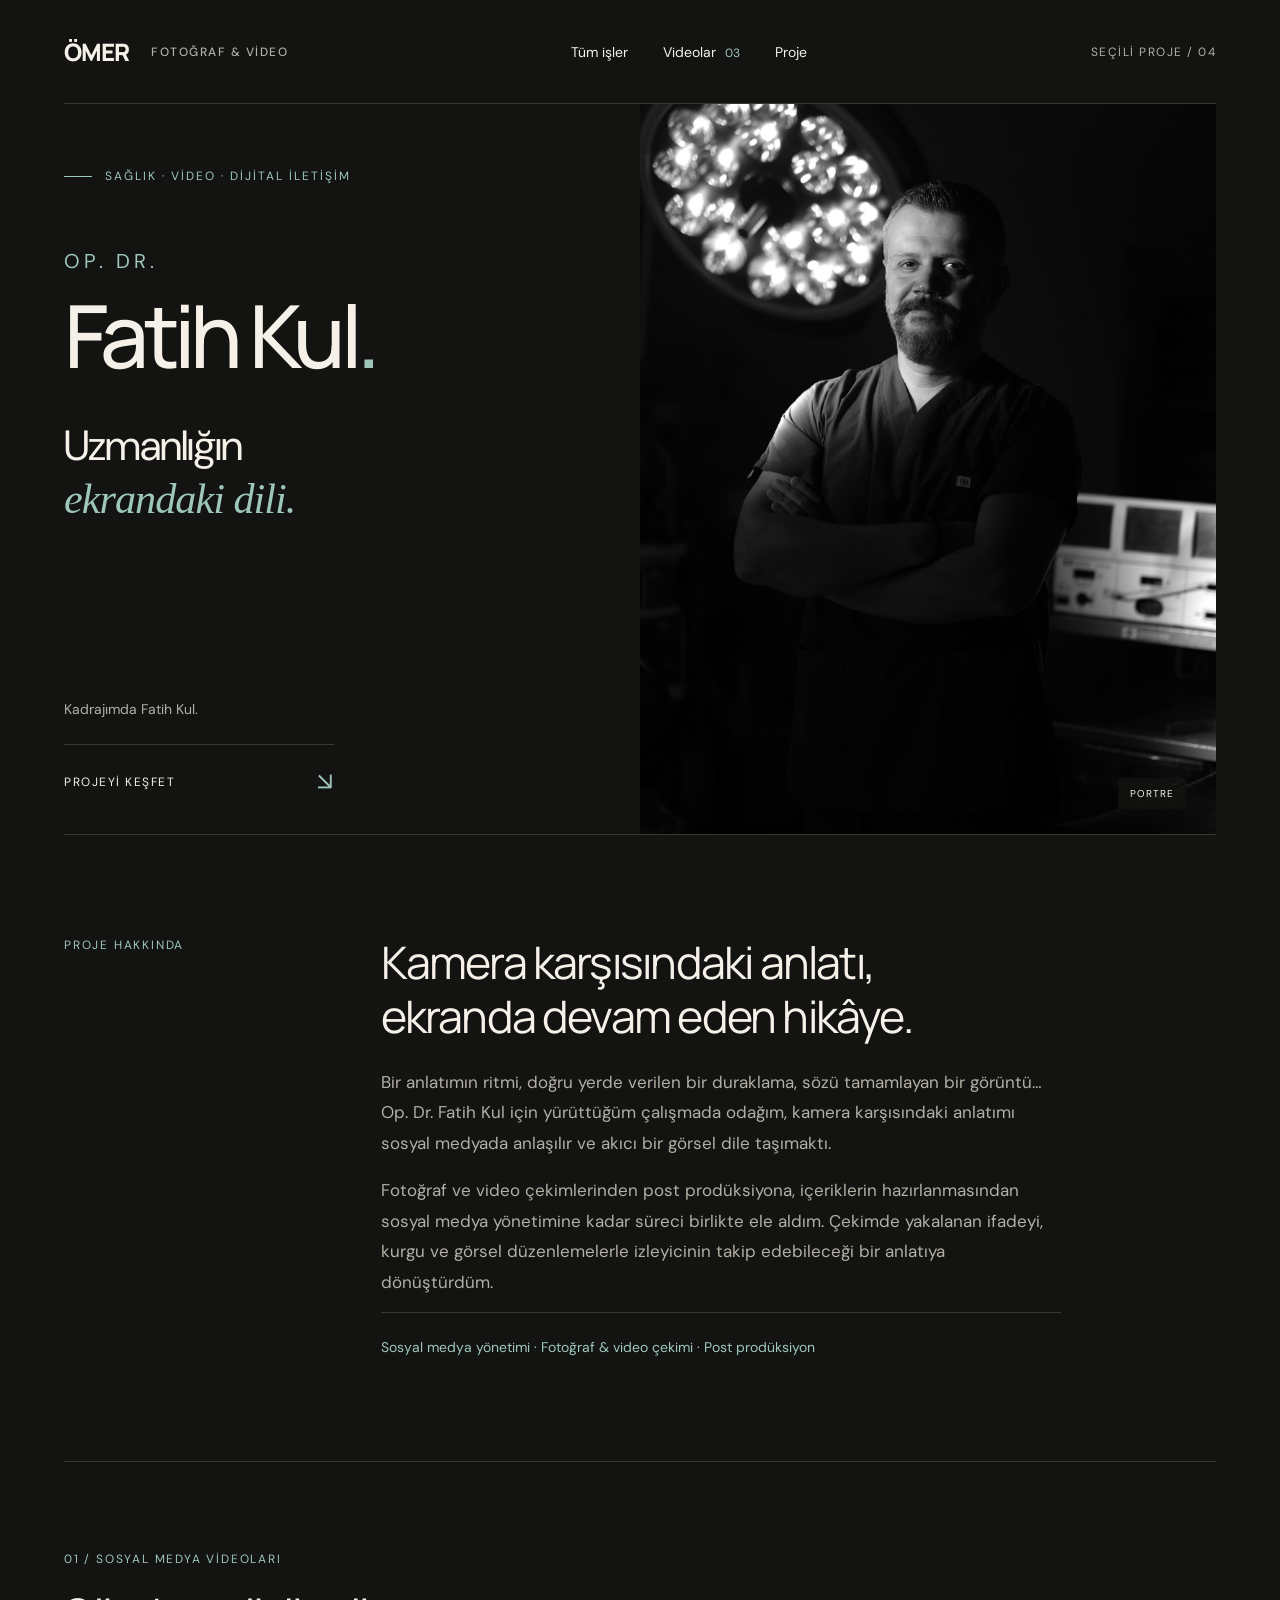
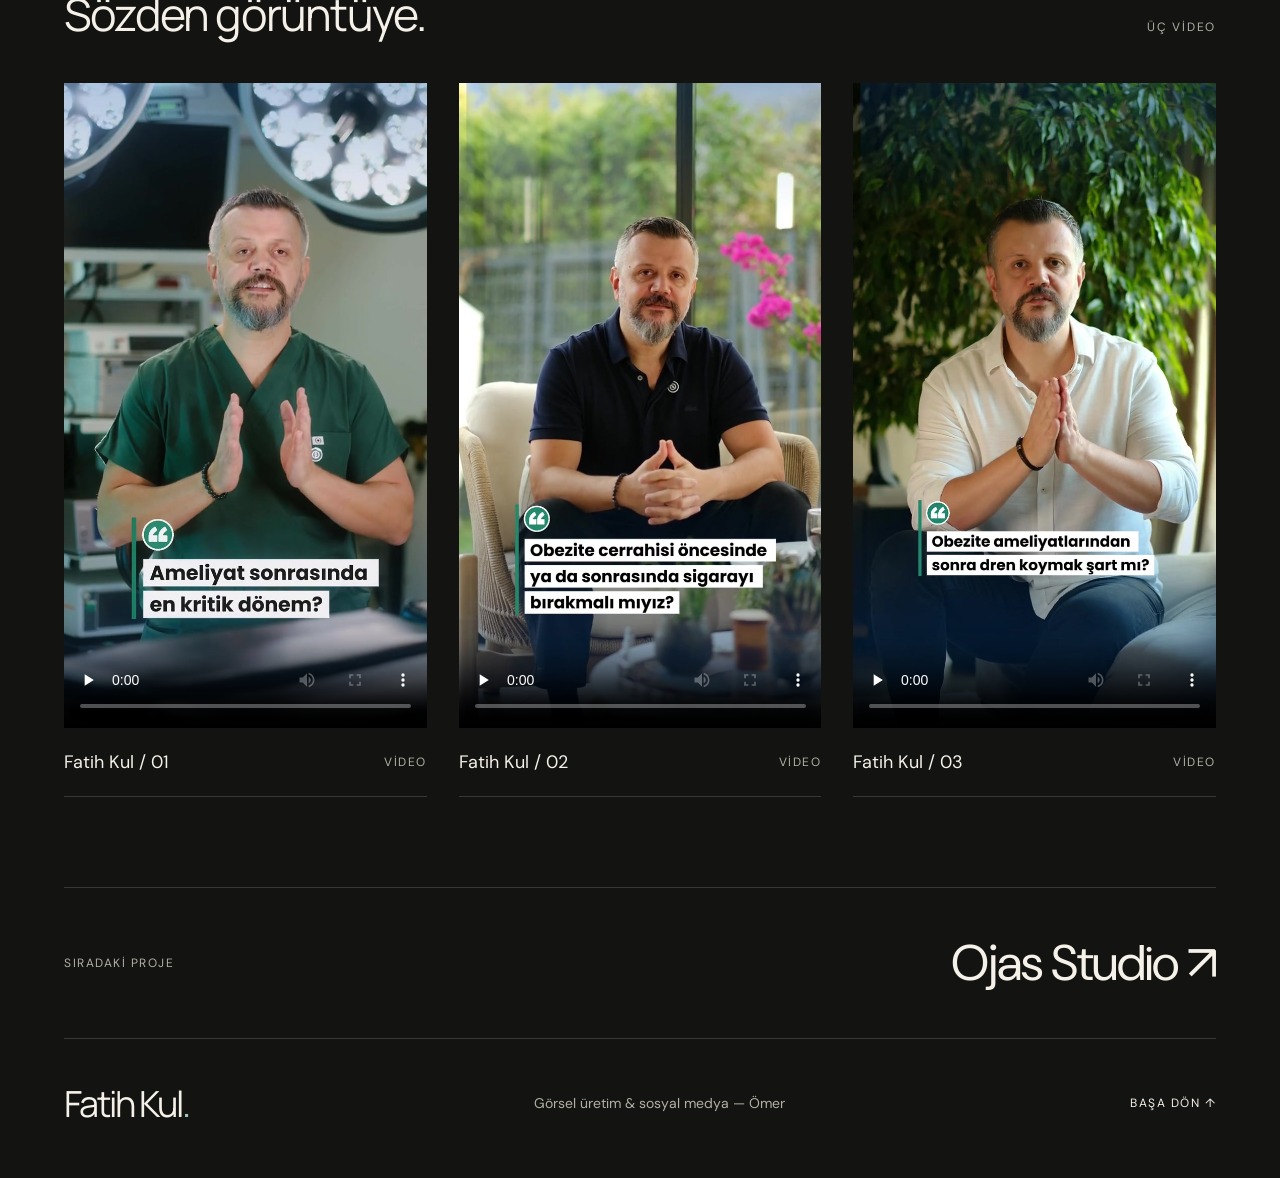
<file: fatih-kul.html>
<!doctype html>
<html lang="tr">
<head><meta charset="utf-8"><meta name="viewport" content="width=device-width, initial-scale=1"><meta name="theme-color" content="#131311"><title>Op. Dr. Fatih Kul — Ömer / Görsel hikâyeler</title><meta name="description" content="Op. Dr. Fatih Kul için sosyal medya yönetimi, fotoğraf ve video çekimi, post prodüksiyon çalışmaları."><link rel="stylesheet" href="style.css"><meta name="robots" content="noindex,nofollow">
</head>
<body class="fatih-project">
<header class="nav"><a class="wordmark" href="index.html">ÖMER<span>FOTOĞRAF & VİDEO</span></a><nav aria-label="Proje bölümleri"><a href="index.html">Tüm işler</a><a href="#filmler">Videolar <span>03</span></a><a href="#hikaye">Proje</a></nav><span class="nav-note">SEÇİLİ PROJE / 04</span></header>
<main>
<section class="hero" aria-labelledby="title"><div class="hero-copy"><div class="eyebrow"><span class="line"></span> SAĞLIK · VİDEO · DİJİTAL İLETİŞİM</div><p class="doctor-title">OP. DR.</p><h1 id="title">Fatih Kul<span class="period">.</span></h1><p class="hero-desc">Uzmanlığın<br><em>ekrandaki dili.</em></p><div class="hero-bottom"><p>Kadrajımda Fatih Kul.</p><a href="#filmler" class="explore">PROJEYİ KEŞFET <span aria-hidden="true">↘</span></a></div></div><div class="hero-picture"><img src="assets/fatih-kul/cover-dscf0420.jpg" alt="Op. Dr. Fatih Kul’un ameliyathane ışığı önünde siyah beyaz portresi" width="1600" height="2400" fetchpriority="high"><span class="image-index">PORTRE</span></div></section>
<section class="intro" id="hikaye"><span class="section-label">PROJE HAKKINDA</span><div><h2>Kamera karşısındaki anlatı,<br>ekranda devam eden hikâye.</h2><p>Bir anlatımın ritmi, doğru yerde verilen bir duraklama, sözü tamamlayan bir görüntü… Op. Dr. Fatih Kul için yürüttüğüm çalışmada odağım, kamera karşısındaki anlatımı sosyal medyada anlaşılır ve akıcı bir görsel dile taşımaktı.</p><p>Fotoğraf ve video çekimlerinden post prodüksiyona, içeriklerin hazırlanmasından sosyal medya yönetimine kadar süreci birlikte ele aldım. Çekimde yakalanan ifadeyi, kurgu ve görsel düzenlemelerle izleyicinin takip edebileceği bir anlatıya dönüştürdüm.</p><p class="service-line">Sosyal medya yönetimi · Fotoğraf & video çekimi · Post prodüksiyon</p></div></section>
<section class="films fatih-films" id="filmler"><div class="section-heading"><div><span class="section-label">01 / SOSYAL MEDYA VİDEOLARI</span><h2>Sözden görüntüye.</h2></div><span class="count">ÜÇ VİDEO</span></div><div class="film-grid semender-films"><article><div class="video-wrap"><video controls playsinline preload="none" poster="assets/fatih-kul/film-01-poster.jpg" aria-label="Op. Dr. Fatih Kul video 1"><source src="assets/fatih-kul/film-01.mp4" type="video/mp4">Tarayıcınız video oynatmayı desteklemiyor.</video></div><div class="caption"><h3>Fatih Kul / 01</h3><span>VİDEO</span></div></article><article><div class="video-wrap"><video controls playsinline preload="none" poster="assets/fatih-kul/film-02-poster.jpg" aria-label="Op. Dr. Fatih Kul video 2"><source src="assets/fatih-kul/film-02.mp4" type="video/mp4">Tarayıcınız video oynatmayı desteklemiyor.</video></div><div class="caption"><h3>Fatih Kul / 02</h3><span>VİDEO</span></div></article><article><div class="video-wrap"><video controls playsinline preload="none" poster="assets/fatih-kul/film-03-poster.jpg" aria-label="Op. Dr. Fatih Kul video 3"><source src="assets/fatih-kul/film-03.mp4" type="video/mp4">Tarayıcınız video oynatmayı desteklemiyor.</video></div><div class="caption"><h3>Fatih Kul / 03</h3><span>VİDEO</span></div></article></div></section>

<div class="project-next"><span>SIRADAKİ PROJE</span><a href="ojas.html">Ojas Studio ↗</a></div><footer><a href="#" class="footer-title">Fatih Kul<span>.</span></a><p>Görsel üretim & sosyal medya — Ömer</p><a class="back-top" href="#">BAŞA DÖN ↑</a></footer>
</main><dialog id="lightbox" aria-label="Fotoğraf görünümü"><button class="close" aria-label="Fotoğrafı kapat">KAPAT ✕</button><img alt=""></dialog><script src="app.js"></script></body></html>
</file>
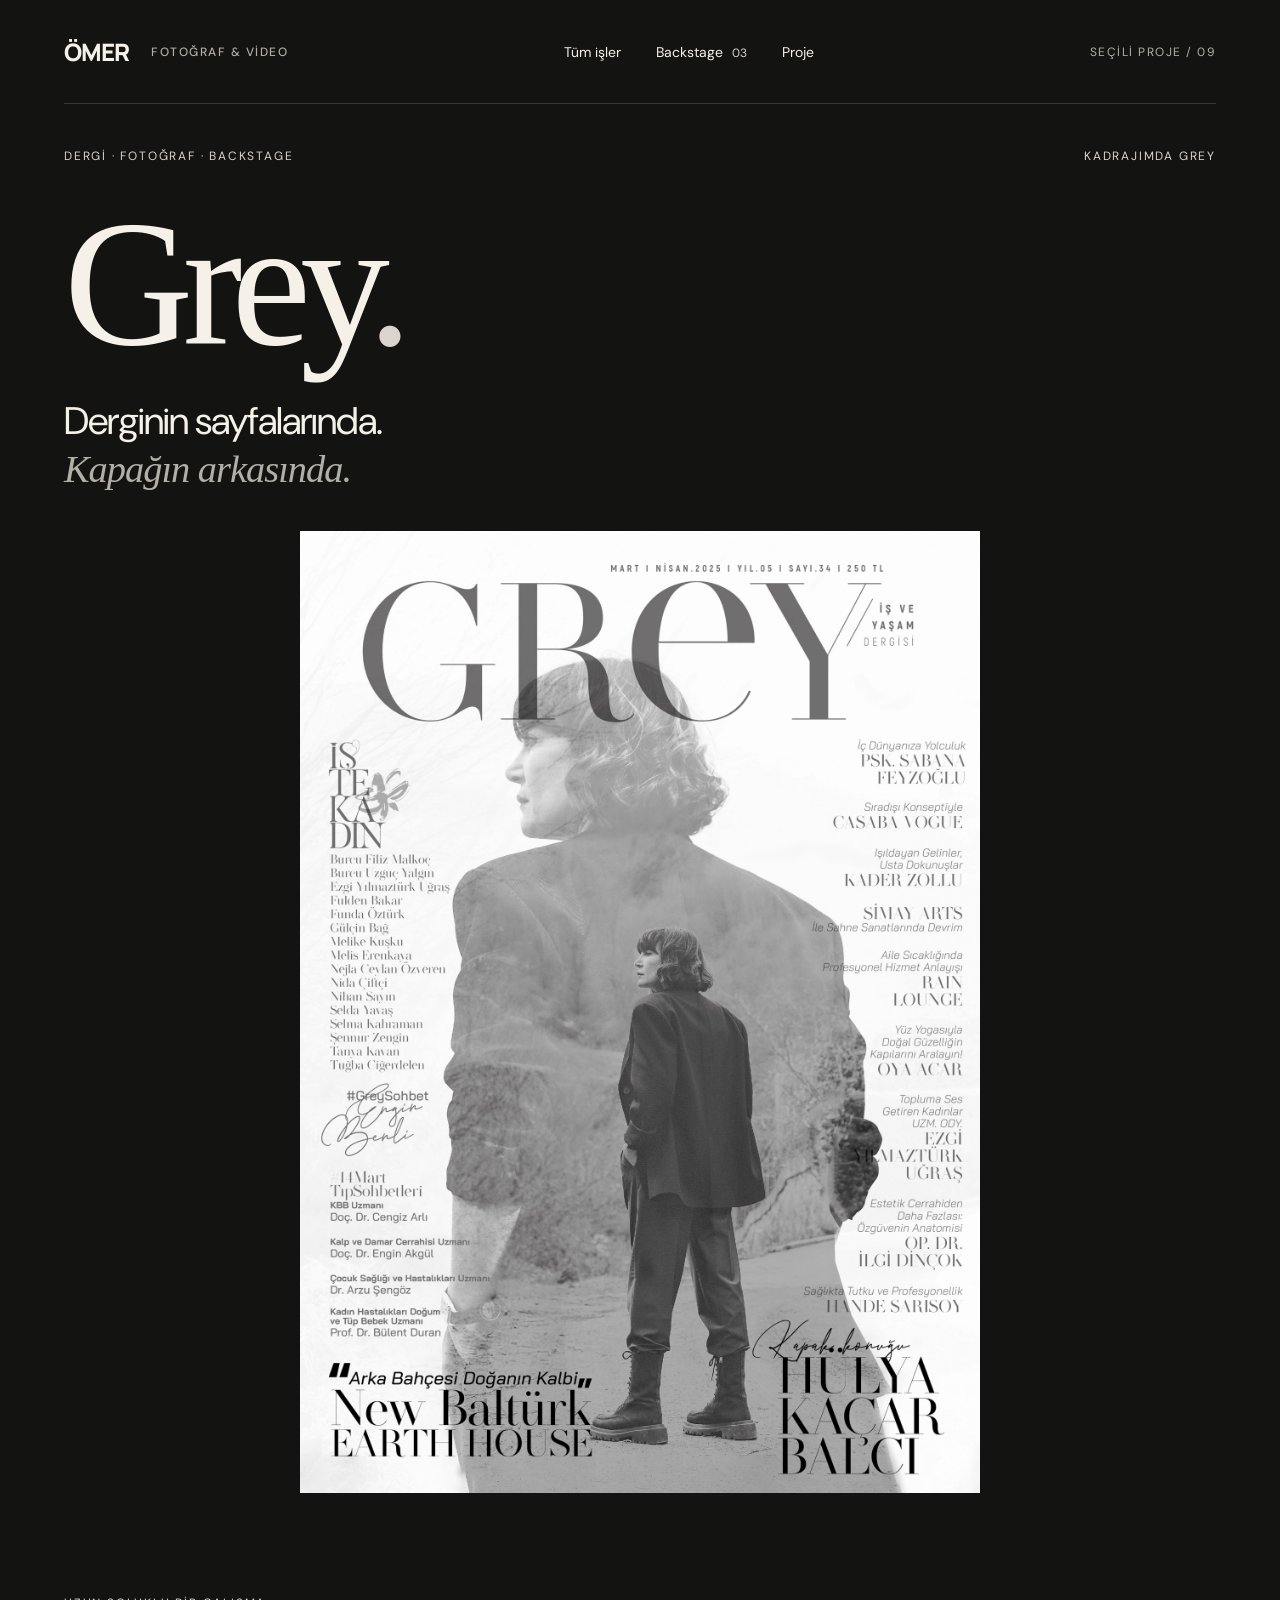
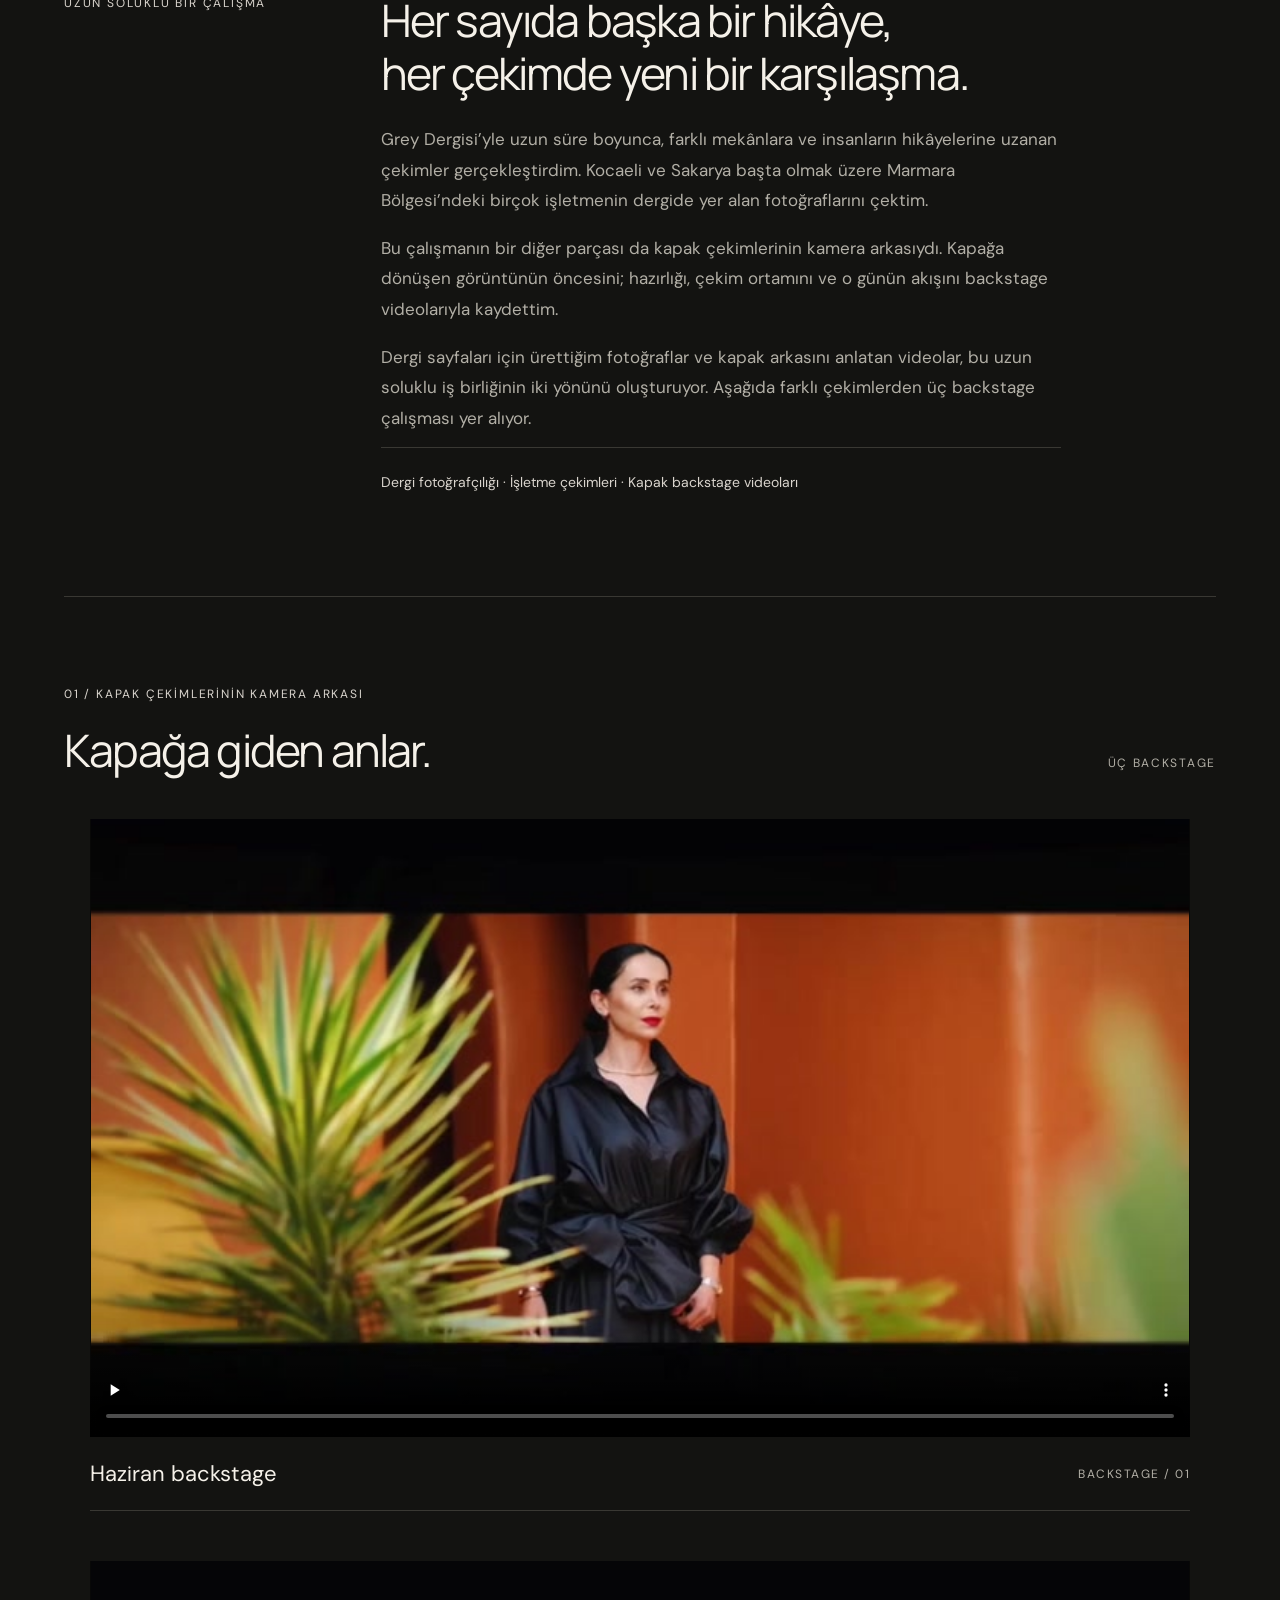
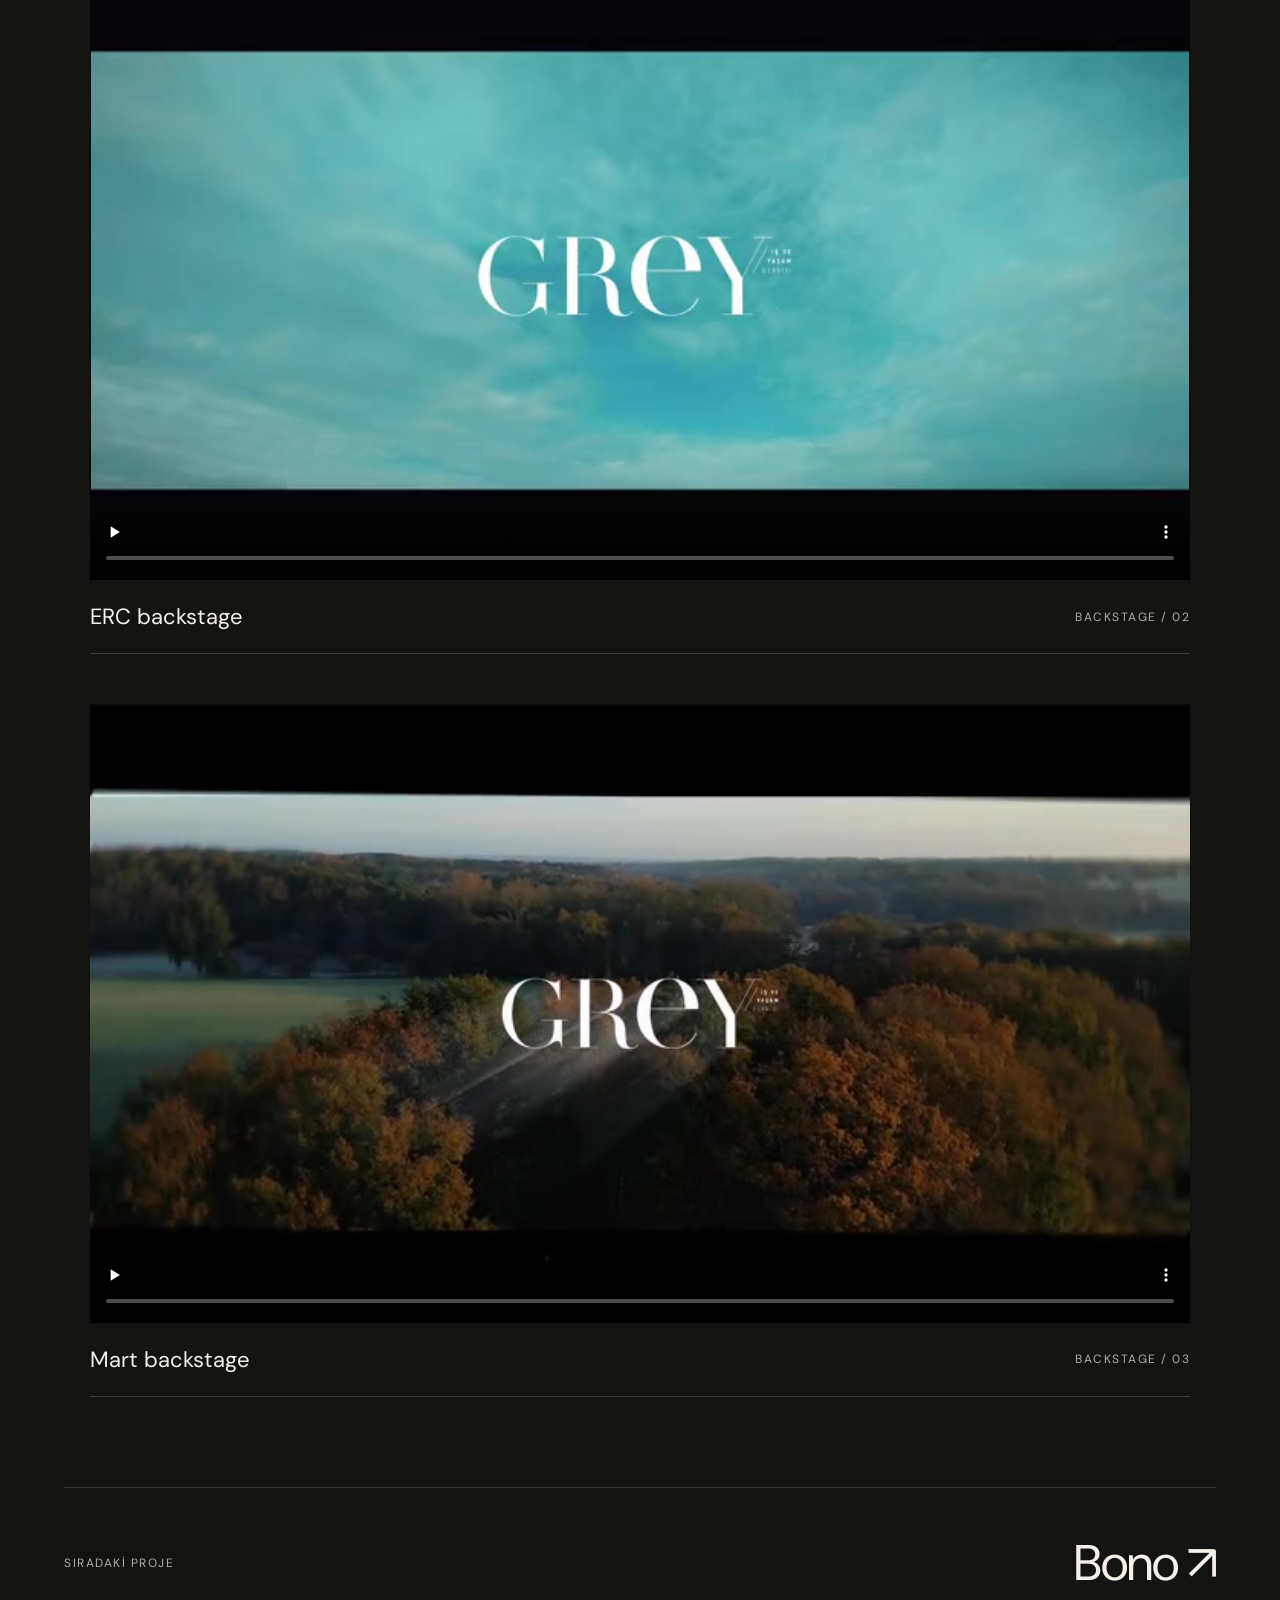
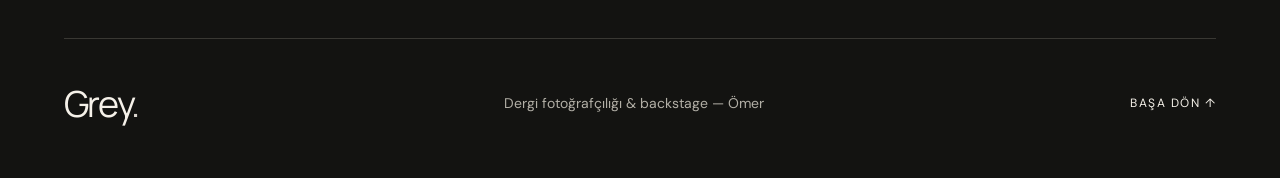
<file: grey.html>
<!doctype html>
<html lang="tr">
<head><meta charset="utf-8"><meta name="viewport" content="width=device-width, initial-scale=1"><meta name="theme-color" content="#131311"><title>Grey Dergisi — Ömer / Görsel hikâyeler</title><meta name="description" content="Grey Dergisi için dergi fotoğrafçılığı ve kapak backstage çekimleri. Kocaeli ve Sakarya başta olmak üzere Marmara Bölgesi’ndeki işletmelerle çalışmalar."><link rel="stylesheet" href="style.css"><meta name="robots" content="noindex,nofollow">
</head>
<body class="grey-project">
<header class="nav"><a class="wordmark" href="index.html">ÖMER<span>FOTOĞRAF & VİDEO</span></a><nav aria-label="Proje bölümleri"><a href="index.html">Tüm işler</a><a href="#filmler">Backstage <span>03</span></a><a href="#hikaye">Proje</a></nav><span class="nav-note">SEÇİLİ PROJE / 09</span></header>
<main>
<section class="brand-hero grey-hero" aria-labelledby="title"><div class="brand-hero-top"><span class="section-label">DERGİ · FOTOĞRAF · BACKSTAGE</span><span class="section-label">KADRAJIMDA GREY</span></div><h1 id="title">Grey<span class="period">.</span></h1><p class="grey-subtitle">Derginin sayfalarında.<br><em>Kapağın arkasında.</em></p><div class="brand-cover"><img src="assets/grey/cover-s34.jpg" alt="Grey Dergisi Mart–Nisan 2025, 34. sayı kapağı" width="1600" height="2262" fetchpriority="high"></div></section>
<section class="intro" id="hikaye"><span class="section-label">UZUN SOLUKLU BİR ÇALIŞMA</span><div><h2>Her sayıda başka bir hikâye,<br>her çekimde yeni bir karşılaşma.</h2><p>Grey Dergisi’yle uzun süre boyunca, farklı mekânlara ve insanların hikâyelerine uzanan çekimler gerçekleştirdim. Kocaeli ve Sakarya başta olmak üzere Marmara Bölgesi’ndeki birçok işletmenin dergide yer alan fotoğraflarını çektim.</p><p>Bu çalışmanın bir diğer parçası da kapak çekimlerinin kamera arkasıydı. Kapağa dönüşen görüntünün öncesini; hazırlığı, çekim ortamını ve o günün akışını backstage videolarıyla kaydettim.</p><p>Dergi sayfaları için ürettiğim fotoğraflar ve kapak arkasını anlatan videolar, bu uzun soluklu iş birliğinin iki yönünü oluşturuyor. Aşağıda farklı çekimlerden üç backstage çalışması yer alıyor.</p><p class="service-line">Dergi fotoğrafçılığı · İşletme çekimleri · Kapak backstage videoları</p></div></section>
<section class="films grey-films" id="filmler"><div class="section-heading"><div><span class="section-label">01 / KAPAK ÇEKİMLERİNİN KAMERA ARKASI</span><h2>Kapağa giden anlar.</h2></div><span class="count">ÜÇ BACKSTAGE</span></div><div class="grey-film-grid"><article><div class="video-wrap"><video controls playsinline preload="none" poster="assets/grey/film-01-poster.jpg" aria-label="Grey Dergisi — Haziran backstage"><source src="assets/grey/film-01.mp4" type="video/mp4">Tarayıcınız video oynatmayı desteklemiyor.</video></div><div class="caption"><h3>Haziran backstage</h3><span>BACKSTAGE / 01</span></div></article><article><div class="video-wrap"><video controls playsinline preload="none" poster="assets/grey/film-02-poster.jpg" aria-label="Grey Dergisi — ERC backstage"><source src="assets/grey/film-02.mp4" type="video/mp4">Tarayıcınız video oynatmayı desteklemiyor.</video></div><div class="caption"><h3>ERC backstage</h3><span>BACKSTAGE / 02</span></div></article><article><div class="video-wrap"><video controls playsinline preload="none" poster="assets/grey/film-03-poster.jpg" aria-label="Grey Dergisi — Mart backstage"><source src="assets/grey/film-03.mp4" type="video/mp4">Tarayıcınız video oynatmayı desteklemiyor.</video></div><div class="caption"><h3>Mart backstage</h3><span>BACKSTAGE / 03</span></div></article></div></section>

<div class="project-next"><span>SIRADAKİ PROJE</span><a href="bono.html">Bono ↗</a></div><footer><a href="#" class="footer-title">Grey<span>.</span></a><p>Dergi fotoğrafçılığı & backstage — Ömer</p><a class="back-top" href="#">BAŞA DÖN ↑</a></footer>
</main><dialog id="lightbox" aria-label="Fotoğraf görünümü"><button class="close" aria-label="Fotoğrafı kapat">KAPAT ✕</button><img alt=""></dialog><script src="app.js"></script></body></html>
</file>
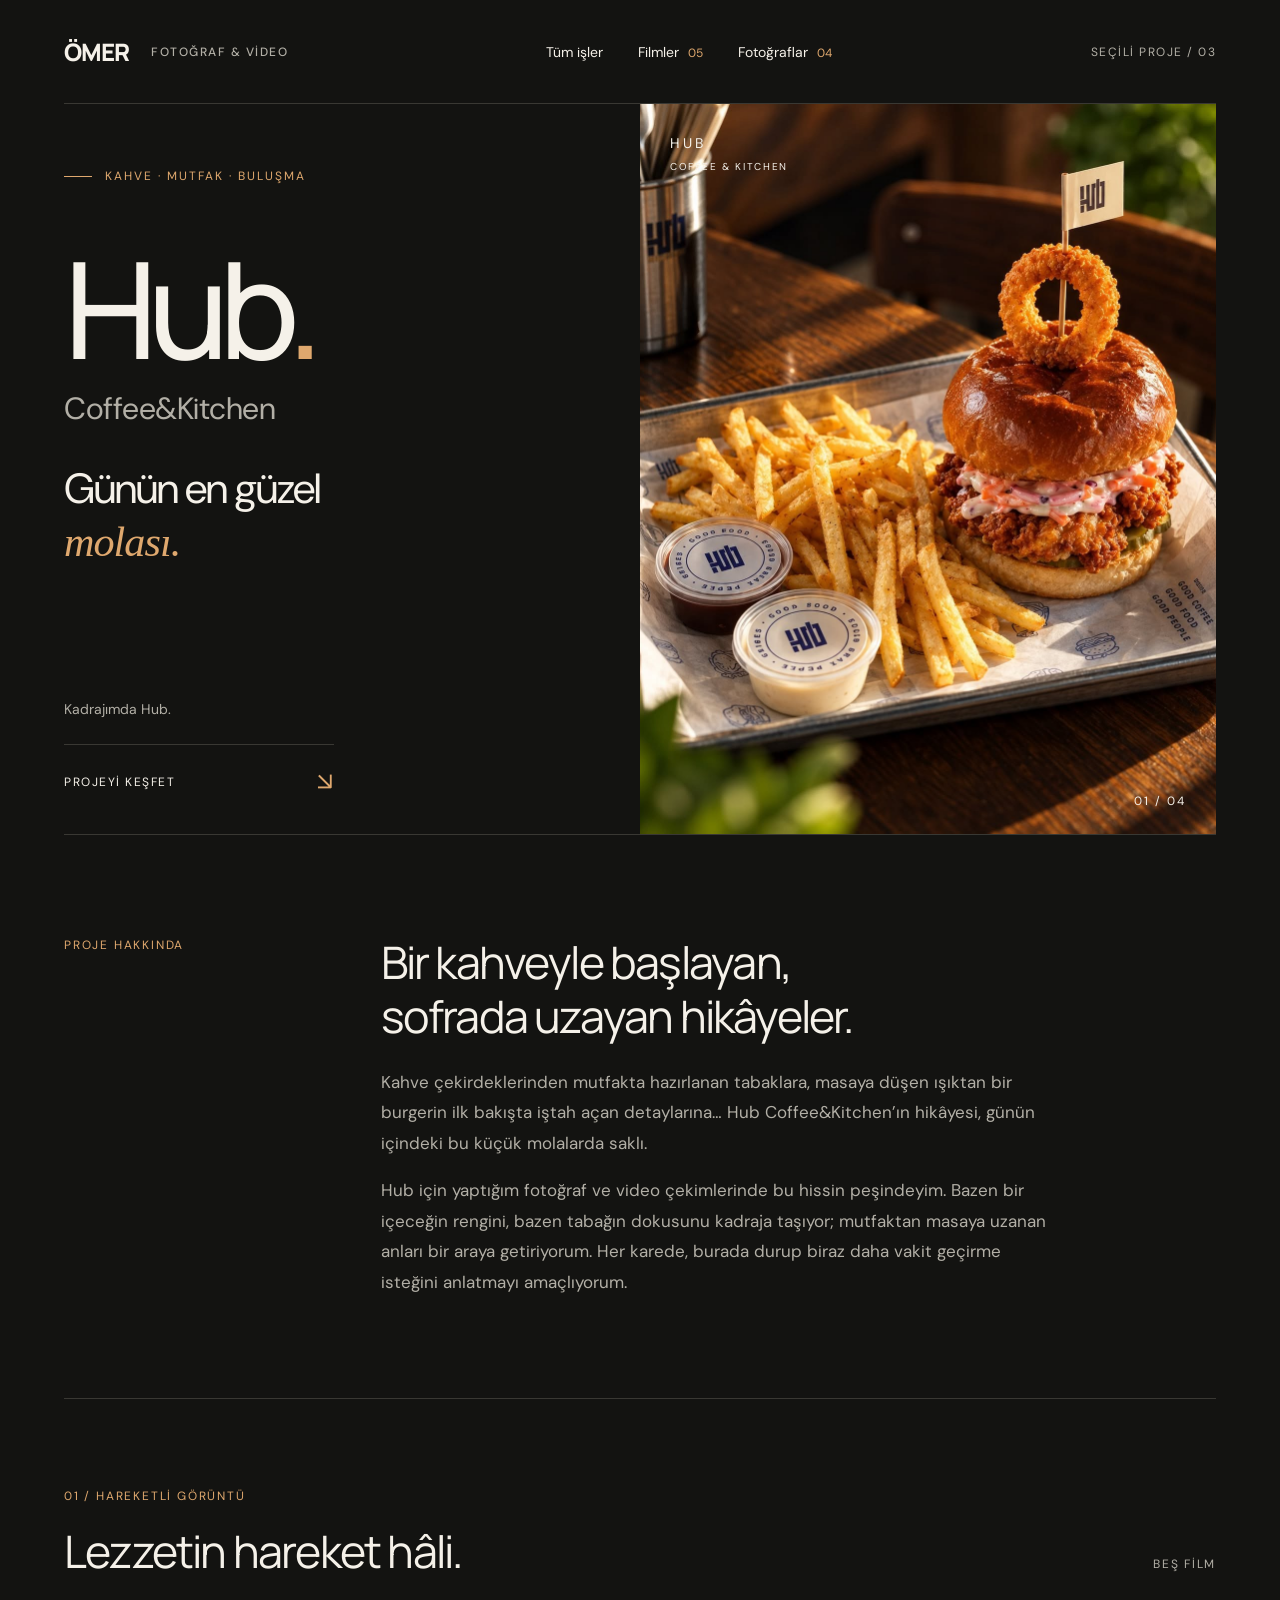
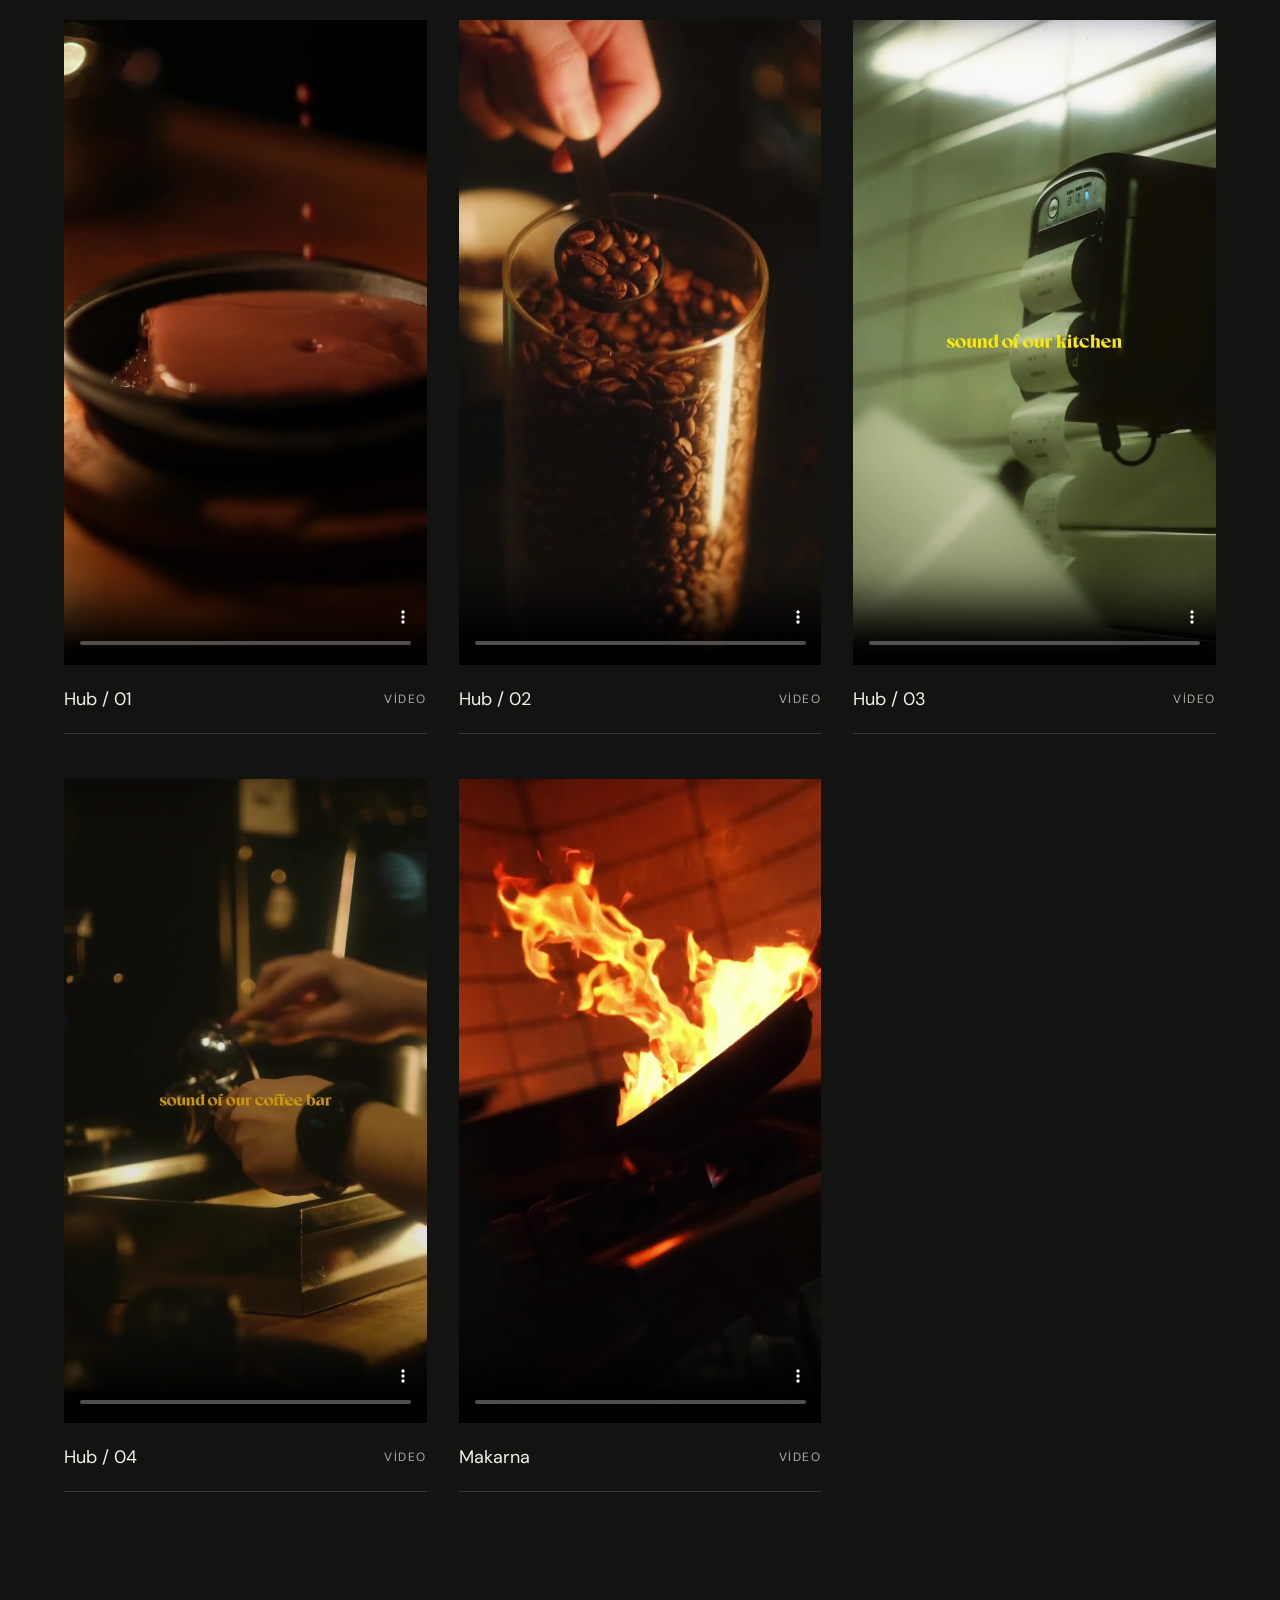
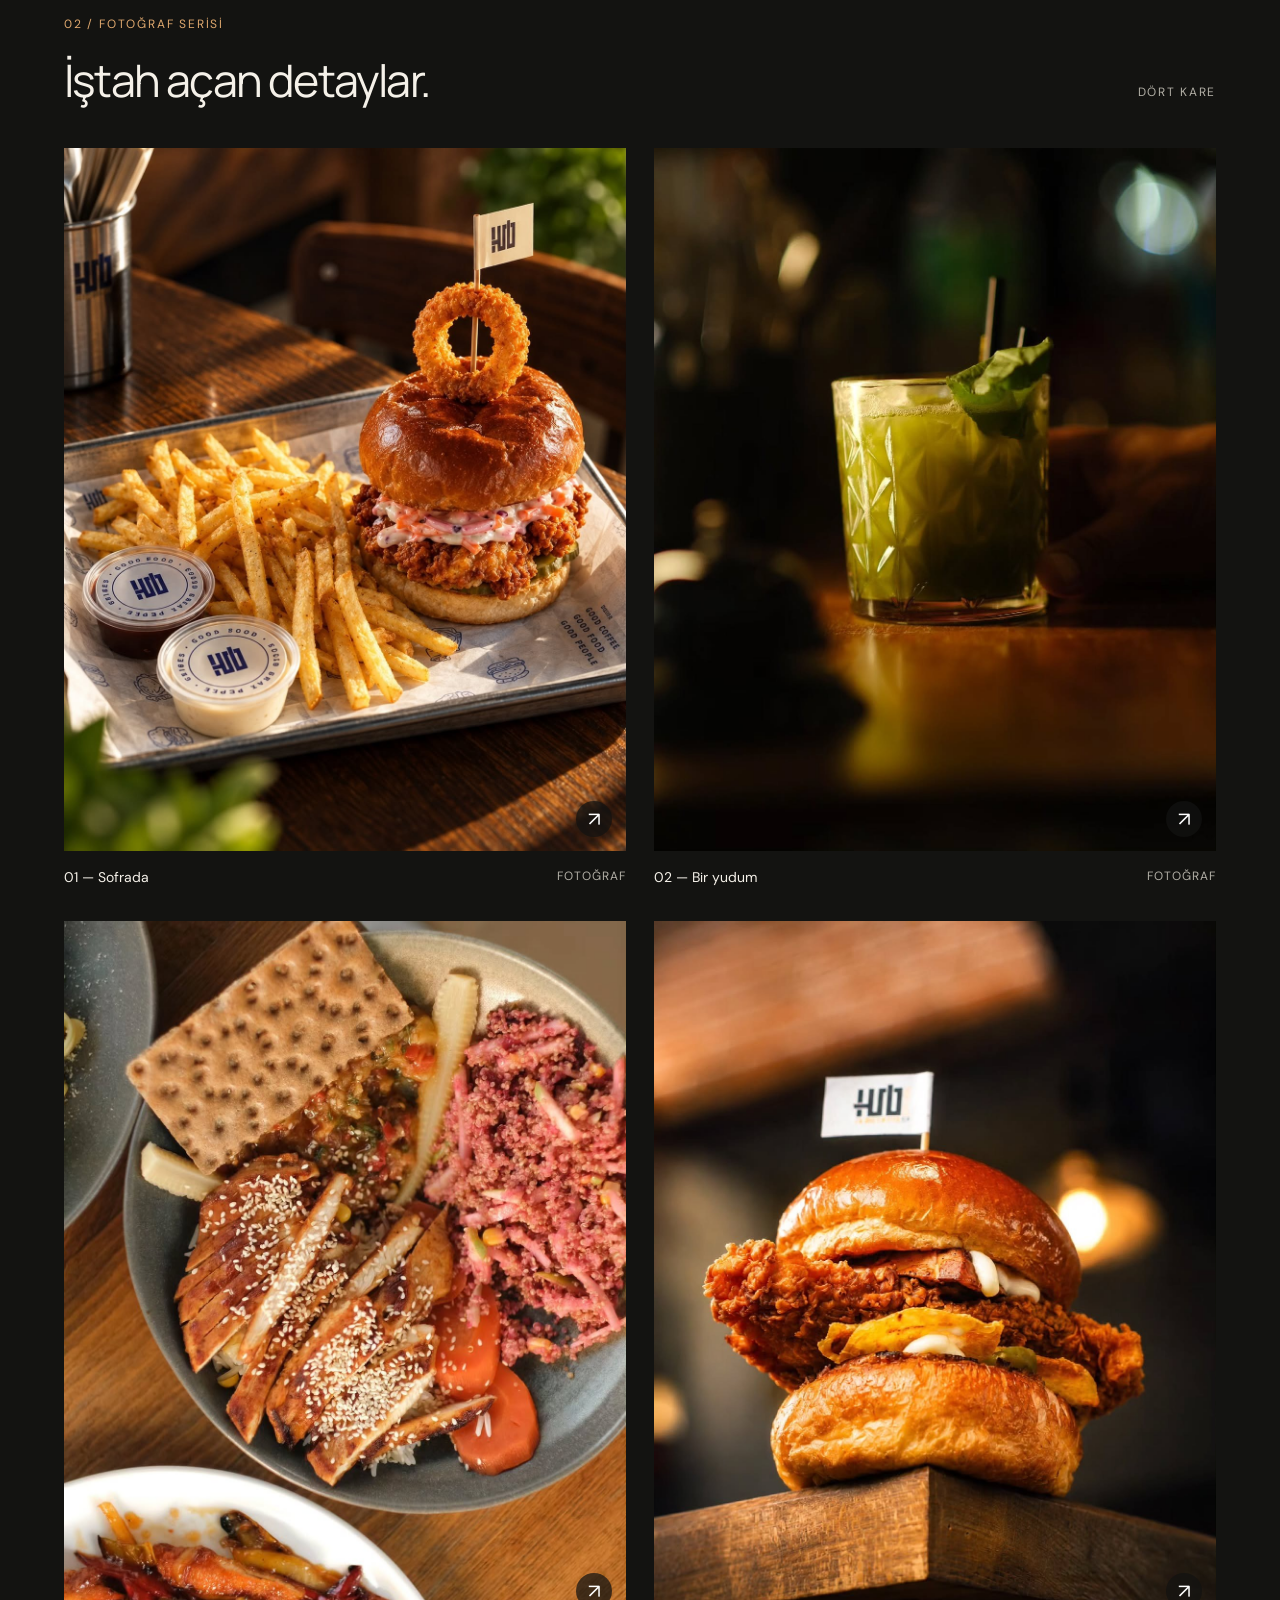
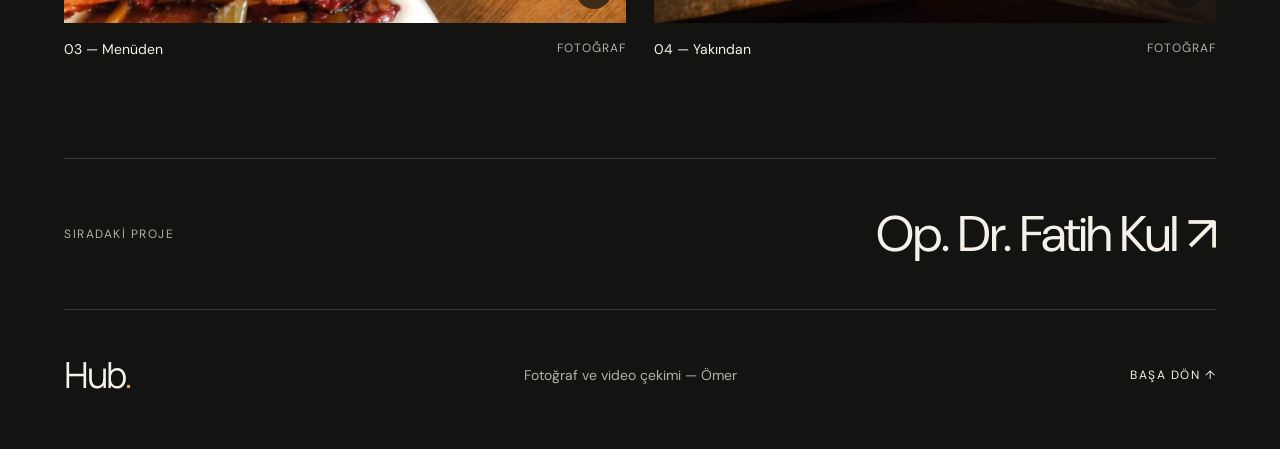
<file: hub.html>
<!doctype html>
<html lang="tr">
<head><meta charset="utf-8"><meta name="viewport" content="width=device-width, initial-scale=1"><meta name="theme-color" content="#131311"><title>Hub Coffee&amp;Kitchen — Fotoğraf & Video</title><meta name="description" content="Hub Coffee&amp;Kitchen için fotoğraf ve video çekimleri. Kahve, mutfak ve mekân atmosferine bir bakış."><link rel="stylesheet" href="style.css"><meta name="robots" content="noindex,nofollow">
</head>
<body class="hub-project">
<header class="nav"><a class="wordmark" href="index.html">ÖMER<span>FOTOĞRAF & VİDEO</span></a><nav aria-label="Proje bölümleri"><a href="index.html">Tüm işler</a><a href="#filmler">Filmler <span>05</span></a><a href="#fotograflar">Fotoğraflar <span>04</span></a></nav><span class="nav-note">SEÇİLİ PROJE / 03</span></header>
<main>
<section class="hero" aria-labelledby="title"><div class="hero-copy"><div class="eyebrow"><span class="line"></span> KAHVE · MUTFAK · BULUŞMA</div><h1 id="title">Hub<span class="period">.</span></h1><p class="hub-brand-name">Coffee&amp;Kitchen</p><p class="hero-desc">Günün en güzel<br><em>molası.</em></p><div class="hero-bottom"><p>Kadrajımda Hub.</p><a href="#filmler" class="explore">PROJEYİ KEŞFET <span aria-hidden="true">↘</span></a></div></div><div class="hero-picture"><img src="assets/hub/burger.jpg" alt="Hub burgeri, patates kızartması ve sosların sıcak ışıklı sunumu" width="1400" height="2100" fetchpriority="high"><div class="picture-tag">HUB <span>COFFEE & KITCHEN</span></div><span class="image-index">01 / 04</span></div></section>
<section class="intro"><span class="section-label">PROJE HAKKINDA</span><div><h2>Bir kahveyle başlayan,<br>sofrada uzayan hikâyeler.</h2><p>Kahve çekirdeklerinden mutfakta hazırlanan tabaklara, masaya düşen ışıktan bir burgerin ilk bakışta iştah açan detaylarına… Hub Coffee&amp;Kitchen’ın hikâyesi, günün içindeki bu küçük molalarda saklı.</p><p>Hub için yaptığım fotoğraf ve video çekimlerinde bu hissin peşindeyim. Bazen bir içeceğin rengini, bazen tabağın dokusunu kadraja taşıyor; mutfaktan masaya uzanan anları bir araya getiriyorum. Her karede, burada durup biraz daha vakit geçirme isteğini anlatmayı amaçlıyorum.</p></div></section>
<section class="films" id="filmler"><div class="section-heading"><div><span class="section-label">01 / HAREKETLİ GÖRÜNTÜ</span><h2>Lezzetin hareket hâli.</h2></div><span class="count">BEŞ FİLM</span></div><div class="film-grid semender-films"><article><div class="video-wrap"><video controls playsinline preload="none" poster="assets/hub/film-01-poster.jpg" aria-label="Hub Coffee and Kitchen video 1"><source src="assets/hub/film-01.mp4" type="video/mp4">Tarayıcınız video oynatmayı desteklemiyor.</video></div><div class="caption"><h3>Hub / 01</h3><span>VİDEO</span></div></article><article><div class="video-wrap"><video controls playsinline preload="none" poster="assets/hub/film-02-poster.jpg" aria-label="Hub Coffee and Kitchen video 2"><source src="assets/hub/film-02.mp4" type="video/mp4">Tarayıcınız video oynatmayı desteklemiyor.</video></div><div class="caption"><h3>Hub / 02</h3><span>VİDEO</span></div></article><article><div class="video-wrap"><video controls playsinline preload="none" poster="assets/hub/film-03-poster.jpg" aria-label="Hub Coffee and Kitchen video 3"><source src="assets/hub/film-03.mp4" type="video/mp4">Tarayıcınız video oynatmayı desteklemiyor.</video></div><div class="caption"><h3>Hub / 03</h3><span>VİDEO</span></div></article><article><div class="video-wrap"><video controls playsinline preload="none" poster="assets/hub/film-04-poster.jpg" aria-label="Hub Coffee and Kitchen video 4"><source src="assets/hub/film-04.mp4" type="video/mp4">Tarayıcınız video oynatmayı desteklemiyor.</video></div><div class="caption"><h3>Hub / 04</h3><span>VİDEO</span></div></article><article><div class="video-wrap"><video controls playsinline preload="none" poster="assets/hub/film-05-poster.jpg" aria-label="Hub Coffee and Kitchen video 5"><source src="assets/hub/film-05.mp4" type="video/mp4">Tarayıcınız video oynatmayı desteklemiyor.</video></div><div class="caption"><h3>Makarna</h3><span>VİDEO</span></div></article></div></section>
<section class="photos" id="fotograflar"><div class="section-heading"><div><span class="section-label">02 / FOTOĞRAF SERİSİ</span><h2>İştah açan detaylar.</h2></div><span class="count">DÖRT KARE</span></div><div class="hub-photo-grid"><figure><button class="photo-button" data-full="assets/hub/burger.jpg" aria-label="01 — Sofrada fotoğrafını büyüt"><img src="assets/hub/burger.jpg" alt="Patates ve soslarla servis edilen Hub burgeri" width="1170" height="1462" loading="lazy"><span aria-hidden="true">↗</span></button><figcaption><span>01 — Sofrada</span><span>FOTOĞRAF</span></figcaption></figure><figure><button class="photo-button" data-full="assets/hub/photo-01.jpg" aria-label="02 — Bir yudum fotoğrafını büyüt"><img src="assets/hub/photo-01.jpg" alt="Ahşap masa üzerinde yeşil renkli soğuk içecek" width="1170" height="1463" loading="lazy"><span aria-hidden="true">↗</span></button><figcaption><span>02 — Bir yudum</span><span>FOTOĞRAF</span></figcaption></figure><figure><button class="photo-button" data-full="assets/hub/photo-02.jpg" aria-label="03 — Menüden fotoğrafını büyüt"><img src="assets/hub/photo-02.jpg" alt="Üstten çekilen renkli yemek tabakları" width="1170" height="1560" loading="lazy"><span aria-hidden="true">↗</span></button><figcaption><span>03 — Menüden</span><span>FOTOĞRAF</span></figcaption></figure><figure><button class="photo-button" data-full="assets/hub/photo-03.jpg" aria-label="04 — Yakından fotoğrafını büyüt"><img src="assets/hub/photo-03.jpg" alt="Hub bayraklı burgerin yakından görünümü" width="1170" height="1463" loading="lazy"><span aria-hidden="true">↗</span></button><figcaption><span>04 — Yakından</span><span>FOTOĞRAF</span></figcaption></figure></div></section>
<div class="project-next"><span>SIRADAKİ PROJE</span><a href="fatih-kul.html">Op. Dr. Fatih Kul ↗</a></div><footer><a href="#" class="footer-title">Hub<span>.</span></a><p>Fotoğraf ve video çekimi — Ömer</p><a class="back-top" href="#">BAŞA DÖN ↑</a></footer>
</main><dialog id="lightbox" aria-label="Fotoğraf görünümü"><button class="close" aria-label="Fotoğrafı kapat">KAPAT ✕</button><img alt=""></dialog><script src="app.js"></script></body></html>
</file>
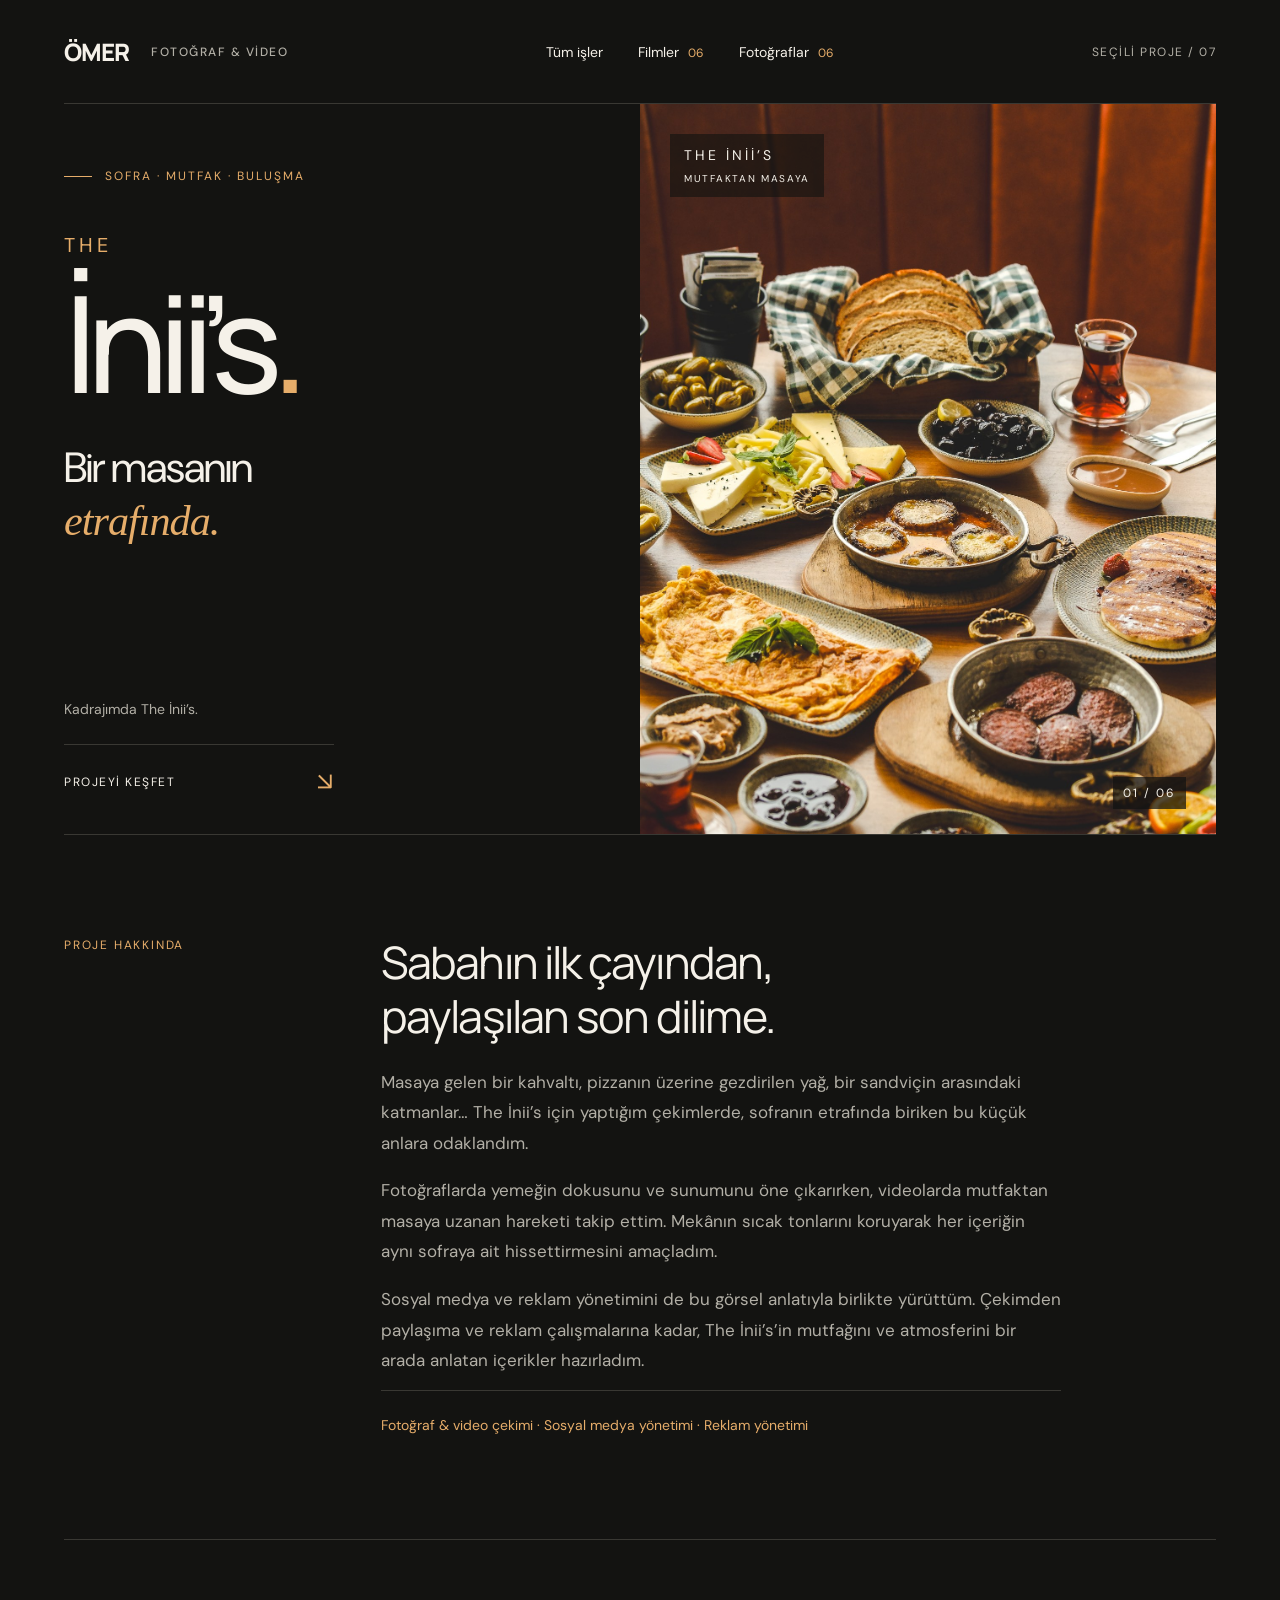
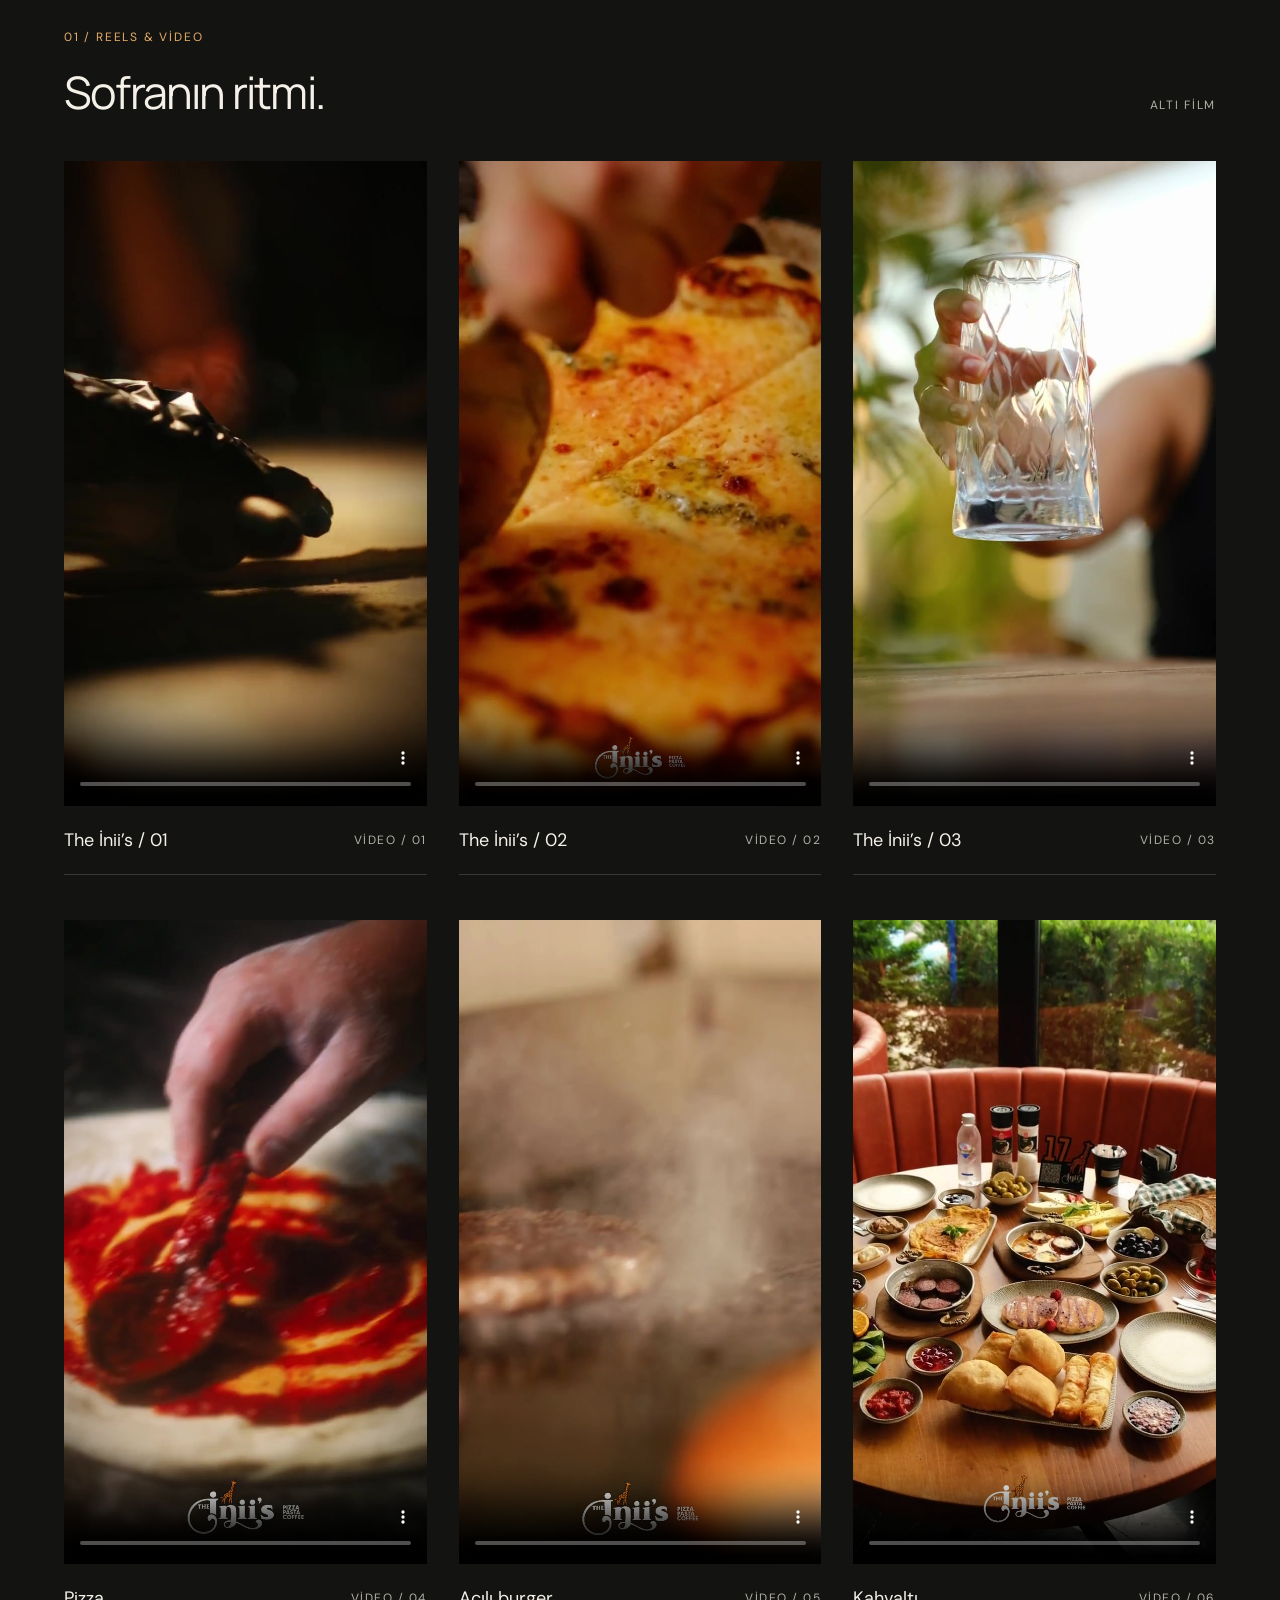
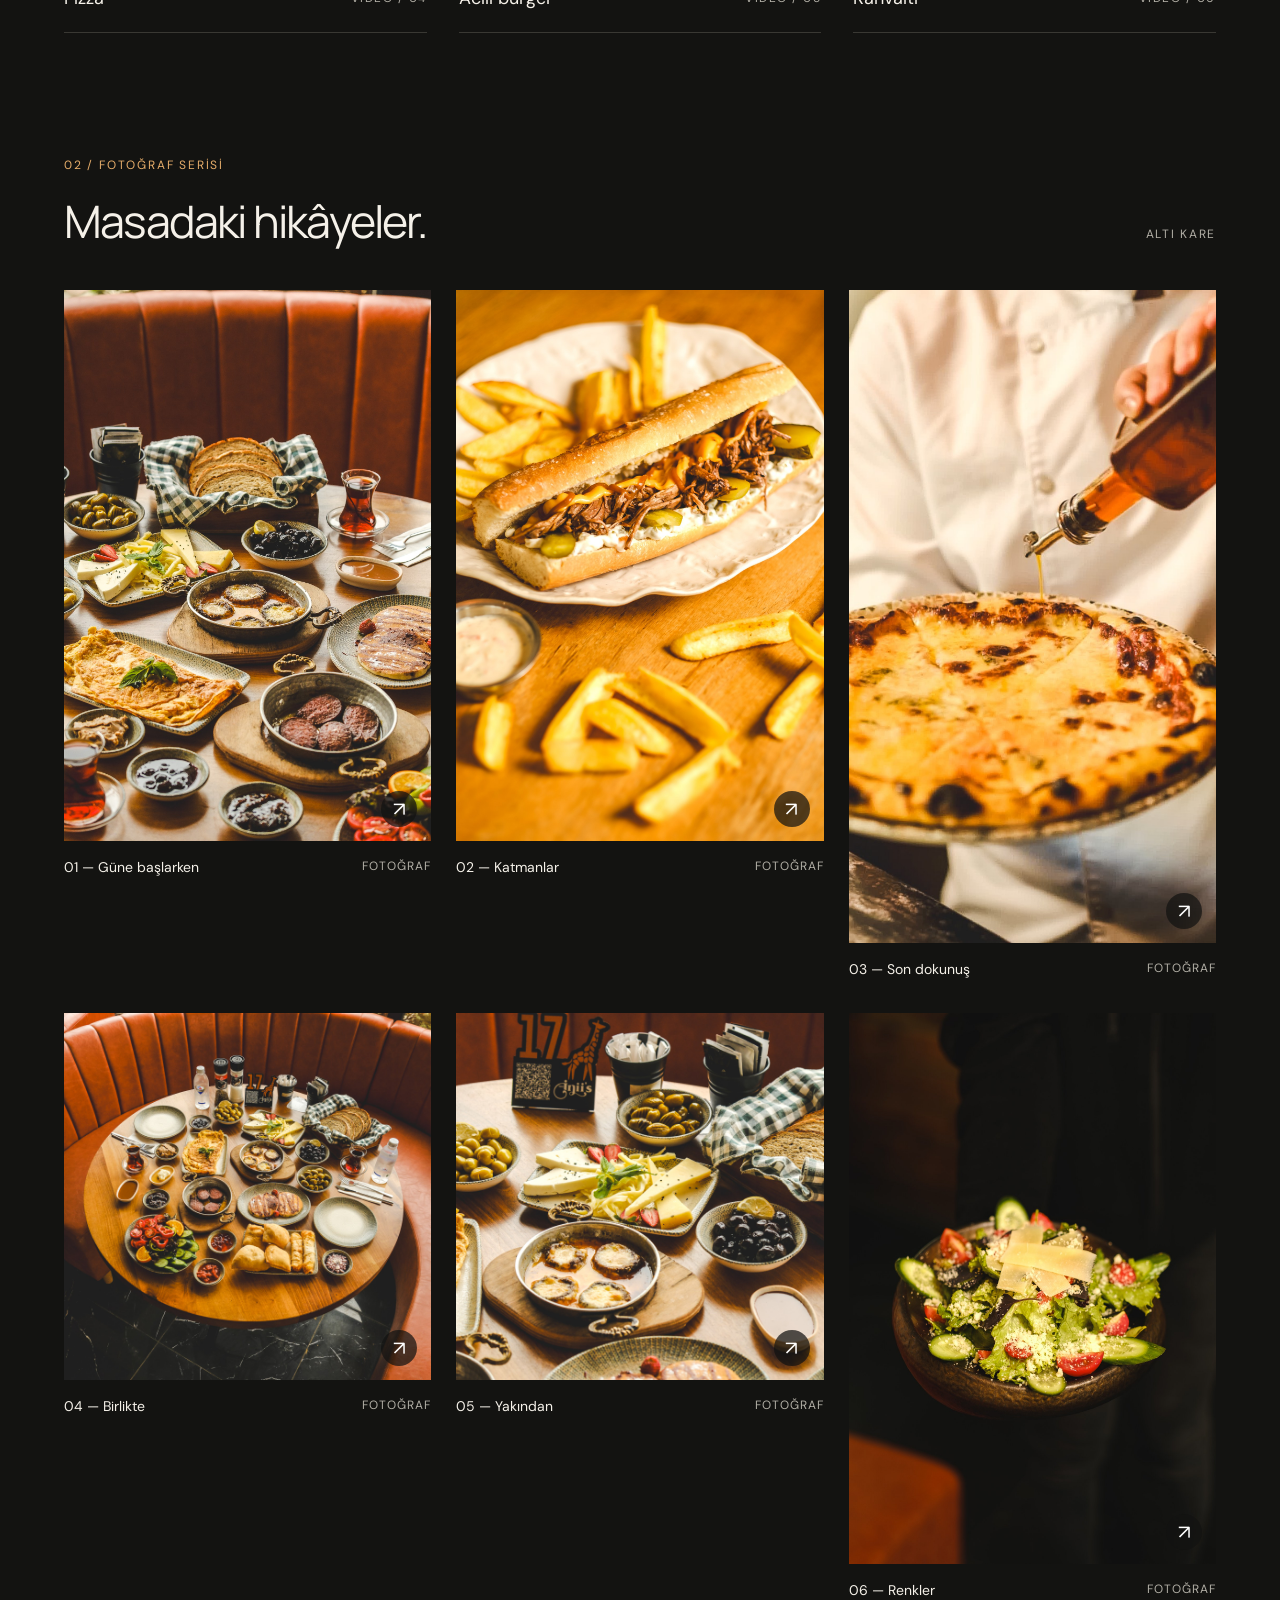
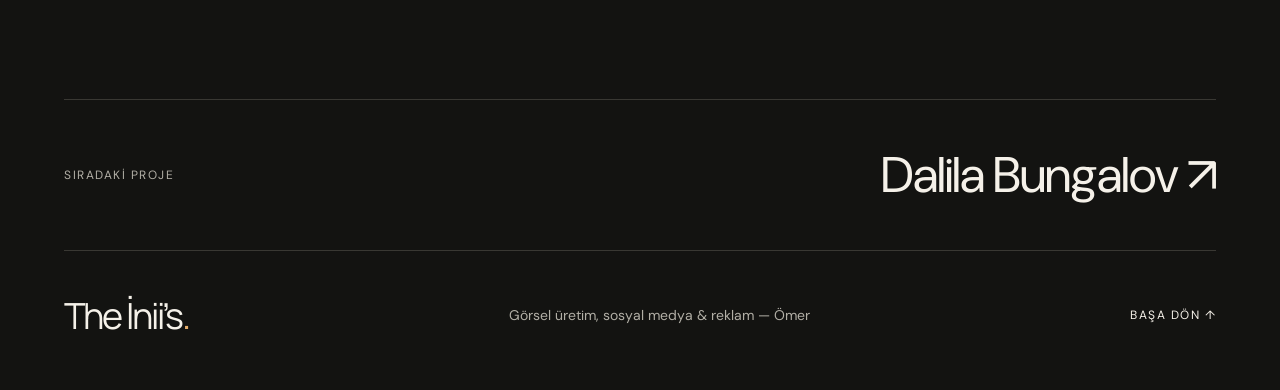
<file: iniis.html>
<!doctype html>
<html lang="tr">
<head><meta charset="utf-8"><meta name="viewport" content="width=device-width, initial-scale=1"><meta name="theme-color" content="#131311"><title>The İnii’s — Ömer / Görsel hikâyeler</title><meta name="description" content="The İnii’s için fotoğraf ve video çekimi, sosyal medya yönetimi ve reklam yönetimi. Seçili yemek ve kahvaltı çekimleri."><link rel="stylesheet" href="style.css"><meta name="robots" content="noindex,nofollow">
</head>
<body class="iniis-project">
<header class="nav"><a class="wordmark" href="index.html">ÖMER<span>FOTOĞRAF & VİDEO</span></a><nav aria-label="Proje bölümleri"><a href="index.html">Tüm işler</a><a href="#filmler">Filmler <span>06</span></a><a href="#fotograflar">Fotoğraflar <span>06</span></a></nav><span class="nav-note">SEÇİLİ PROJE / 07</span></header>
<main>
<section class="hero" aria-labelledby="title"><div class="hero-copy"><div class="eyebrow"><span class="line"></span> SOFRA · MUTFAK · BULUŞMA</div><p class="iniis-prefix">THE</p><h1 id="title">İnii’s<span class="period">.</span></h1><p class="hero-desc">Bir masanın<br><em>etrafında.</em></p><div class="hero-bottom"><p>Kadrajımda The İnii’s.</p><a href="#filmler" class="explore">PROJEYİ KEŞFET <span aria-hidden="true">↘</span></a></div></div><div class="hero-picture"><img src="assets/iniis/breakfast.jpg" alt="The İnii’s'in sıcak tonlardaki kahvaltı sofrası" width="1365" height="2048" fetchpriority="high"><div class="picture-tag">THE İNİİ’S <span>MUTFAKTAN MASAYA</span></div><span class="image-index">01 / 06</span></div></section>
<section class="intro"><span class="section-label">PROJE HAKKINDA</span><div><h2>Sabahın ilk çayından,<br>paylaşılan son dilime.</h2><p>Masaya gelen bir kahvaltı, pizzanın üzerine gezdirilen yağ, bir sandviçin arasındaki katmanlar… The İnii’s için yaptığım çekimlerde, sofranın etrafında biriken bu küçük anlara odaklandım.</p><p>Fotoğraflarda yemeğin dokusunu ve sunumunu öne çıkarırken, videolarda mutfaktan masaya uzanan hareketi takip ettim. Mekânın sıcak tonlarını koruyarak her içeriğin aynı sofraya ait hissettirmesini amaçladım.</p><p>Sosyal medya ve reklam yönetimini de bu görsel anlatıyla birlikte yürüttüm. Çekimden paylaşıma ve reklam çalışmalarına kadar, The İnii’s’in mutfağını ve atmosferini bir arada anlatan içerikler hazırladım.</p><p class="service-line">Fotoğraf & video çekimi · Sosyal medya yönetimi · Reklam yönetimi</p></div></section>
<section class="films" id="filmler"><div class="section-heading"><div><span class="section-label">01 / REELS & VİDEO</span><h2>Sofranın ritmi.</h2></div><span class="count">ALTI FİLM</span></div><div class="film-grid semender-films"><article><div class="video-wrap"><video controls playsinline preload="none" poster="assets/iniis/film-01-poster.jpg" aria-label="The İnii’s — The İnii’s / 01"><source src="assets/iniis/film-01.mp4" type="video/mp4">Tarayıcınız video oynatmayı desteklemiyor.</video></div><div class="caption"><h3>The İnii’s / 01</h3><span>VİDEO / 01</span></div></article><article><div class="video-wrap"><video controls playsinline preload="none" poster="assets/iniis/film-02-poster.jpg" aria-label="The İnii’s — The İnii’s / 02"><source src="assets/iniis/film-02.mp4" type="video/mp4">Tarayıcınız video oynatmayı desteklemiyor.</video></div><div class="caption"><h3>The İnii’s / 02</h3><span>VİDEO / 02</span></div></article><article><div class="video-wrap"><video controls playsinline preload="none" poster="assets/iniis/film-03-poster.jpg" aria-label="The İnii’s — The İnii’s / 03"><source src="assets/iniis/film-03.mp4" type="video/mp4">Tarayıcınız video oynatmayı desteklemiyor.</video></div><div class="caption"><h3>The İnii’s / 03</h3><span>VİDEO / 03</span></div></article><article><div class="video-wrap"><video controls playsinline preload="none" poster="assets/iniis/film-04-poster.jpg" aria-label="The İnii’s — Pizza"><source src="assets/iniis/film-04.mp4" type="video/mp4">Tarayıcınız video oynatmayı desteklemiyor.</video></div><div class="caption"><h3>Pizza</h3><span>VİDEO / 04</span></div></article><article><div class="video-wrap"><video controls playsinline preload="none" poster="assets/iniis/film-05-poster.jpg" aria-label="The İnii’s — Acılı burger"><source src="assets/iniis/film-05.mp4" type="video/mp4">Tarayıcınız video oynatmayı desteklemiyor.</video></div><div class="caption"><h3>Acılı burger</h3><span>VİDEO / 05</span></div></article><article><div class="video-wrap"><video controls playsinline preload="none" poster="assets/iniis/film-06-poster.jpg" aria-label="The İnii’s — Kahvaltı"><source src="assets/iniis/film-06.mp4" type="video/mp4">Tarayıcınız video oynatmayı desteklemiyor.</video></div><div class="caption"><h3>Kahvaltı</h3><span>VİDEO / 06</span></div></article></div></section>
<section class="photos" id="fotograflar"><div class="section-heading"><div><span class="section-label">02 / FOTOĞRAF SERİSİ</span><h2>Masadaki hikâyeler.</h2></div><span class="count">ALTI KARE</span></div><div class="photo-grid iniis-photos"><figure><button class="photo-button" data-full="assets/iniis/breakfast.jpg" aria-label="Güne başlarken fotoğrafını büyüt"><img src="assets/iniis/breakfast.jpg" alt="Kahvaltı tabakları ve çayla dolu masa" width="1365" height="2048" loading="lazy"><span aria-hidden="true">↗</span></button><figcaption><span>01 — Güne başlarken</span><span>FOTOĞRAF</span></figcaption></figure><figure><button class="photo-button" data-full="assets/iniis/sandwich.jpg" aria-label="Katmanlar fotoğrafını büyüt"><img src="assets/iniis/sandwich.jpg" alt="Etli sandviç ve patates kızartması" width="1400" height="2100" loading="lazy"><span aria-hidden="true">↗</span></button><figcaption><span>02 — Katmanlar</span><span>FOTOĞRAF</span></figcaption></figure><figure><button class="photo-button" data-full="assets/iniis/pizza.jpg" aria-label="Son dokunuş fotoğrafını büyüt"><img src="assets/iniis/pizza.jpg" alt="Pizzanın üzerine yağ gezdiren kişi" width="903" height="1606" loading="lazy"><span aria-hidden="true">↗</span></button><figcaption><span>03 — Son dokunuş</span><span>FOTOĞRAF</span></figcaption></figure><figure><button class="photo-button" data-full="assets/iniis/table.jpg" aria-label="Birlikte fotoğrafını büyüt"><img src="assets/iniis/table.jpg" alt="Yuvarlak masada geniş kahvaltı sunumu" width="1600" height="1600" loading="lazy"><span aria-hidden="true">↗</span></button><figcaption><span>04 — Birlikte</span><span>FOTOĞRAF</span></figcaption></figure><figure><button class="photo-button" data-full="assets/iniis/breakfast-detail.jpg" aria-label="Yakından fotoğrafını büyüt"><img src="assets/iniis/breakfast-detail.jpg" alt="Peynir, zeytin ve sıcak kahvaltılıklar" width="1600" height="1600" loading="lazy"><span aria-hidden="true">↗</span></button><figcaption><span>05 — Yakından</span><span>FOTOĞRAF</span></figcaption></figure><figure><button class="photo-button" data-full="assets/iniis/salad.jpg" aria-label="Renkler fotoğrafını büyüt"><img src="assets/iniis/salad.jpg" alt="Koyu fon önünde renkli salata tabağı" width="1400" height="2100" loading="lazy"><span aria-hidden="true">↗</span></button><figcaption><span>06 — Renkler</span><span>FOTOĞRAF</span></figcaption></figure></div></section>
<div class="project-next"><span>SIRADAKİ PROJE</span><a href="dalila.html">Dalila Bungalov ↗</a></div><footer><a href="#" class="footer-title">The İnii’s<span>.</span></a><p>Görsel üretim, sosyal medya & reklam — Ömer</p><a class="back-top" href="#">BAŞA DÖN ↑</a></footer>
</main><dialog id="lightbox" aria-label="Fotoğraf görünümü"><button class="close" aria-label="Fotoğrafı kapat">KAPAT ✕</button><img alt=""></dialog><script src="app.js"></script></body></html>
</file>
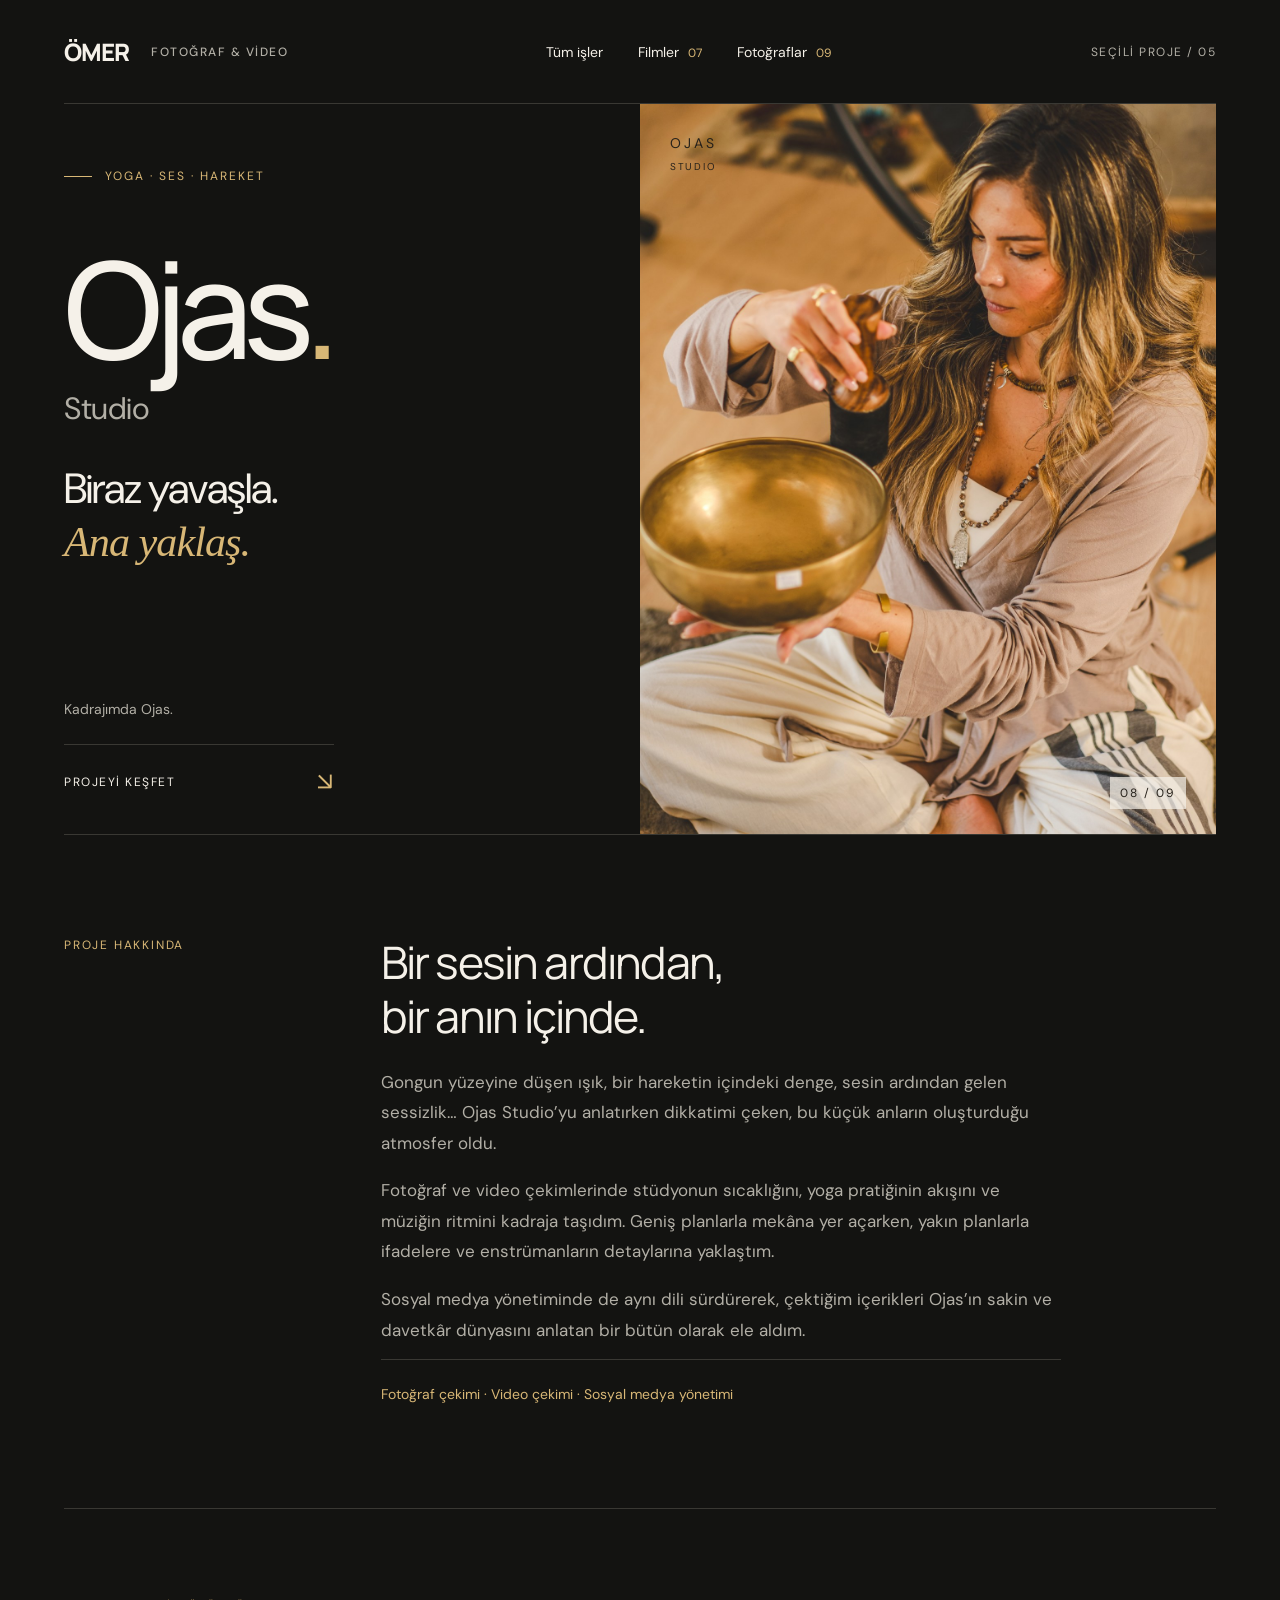
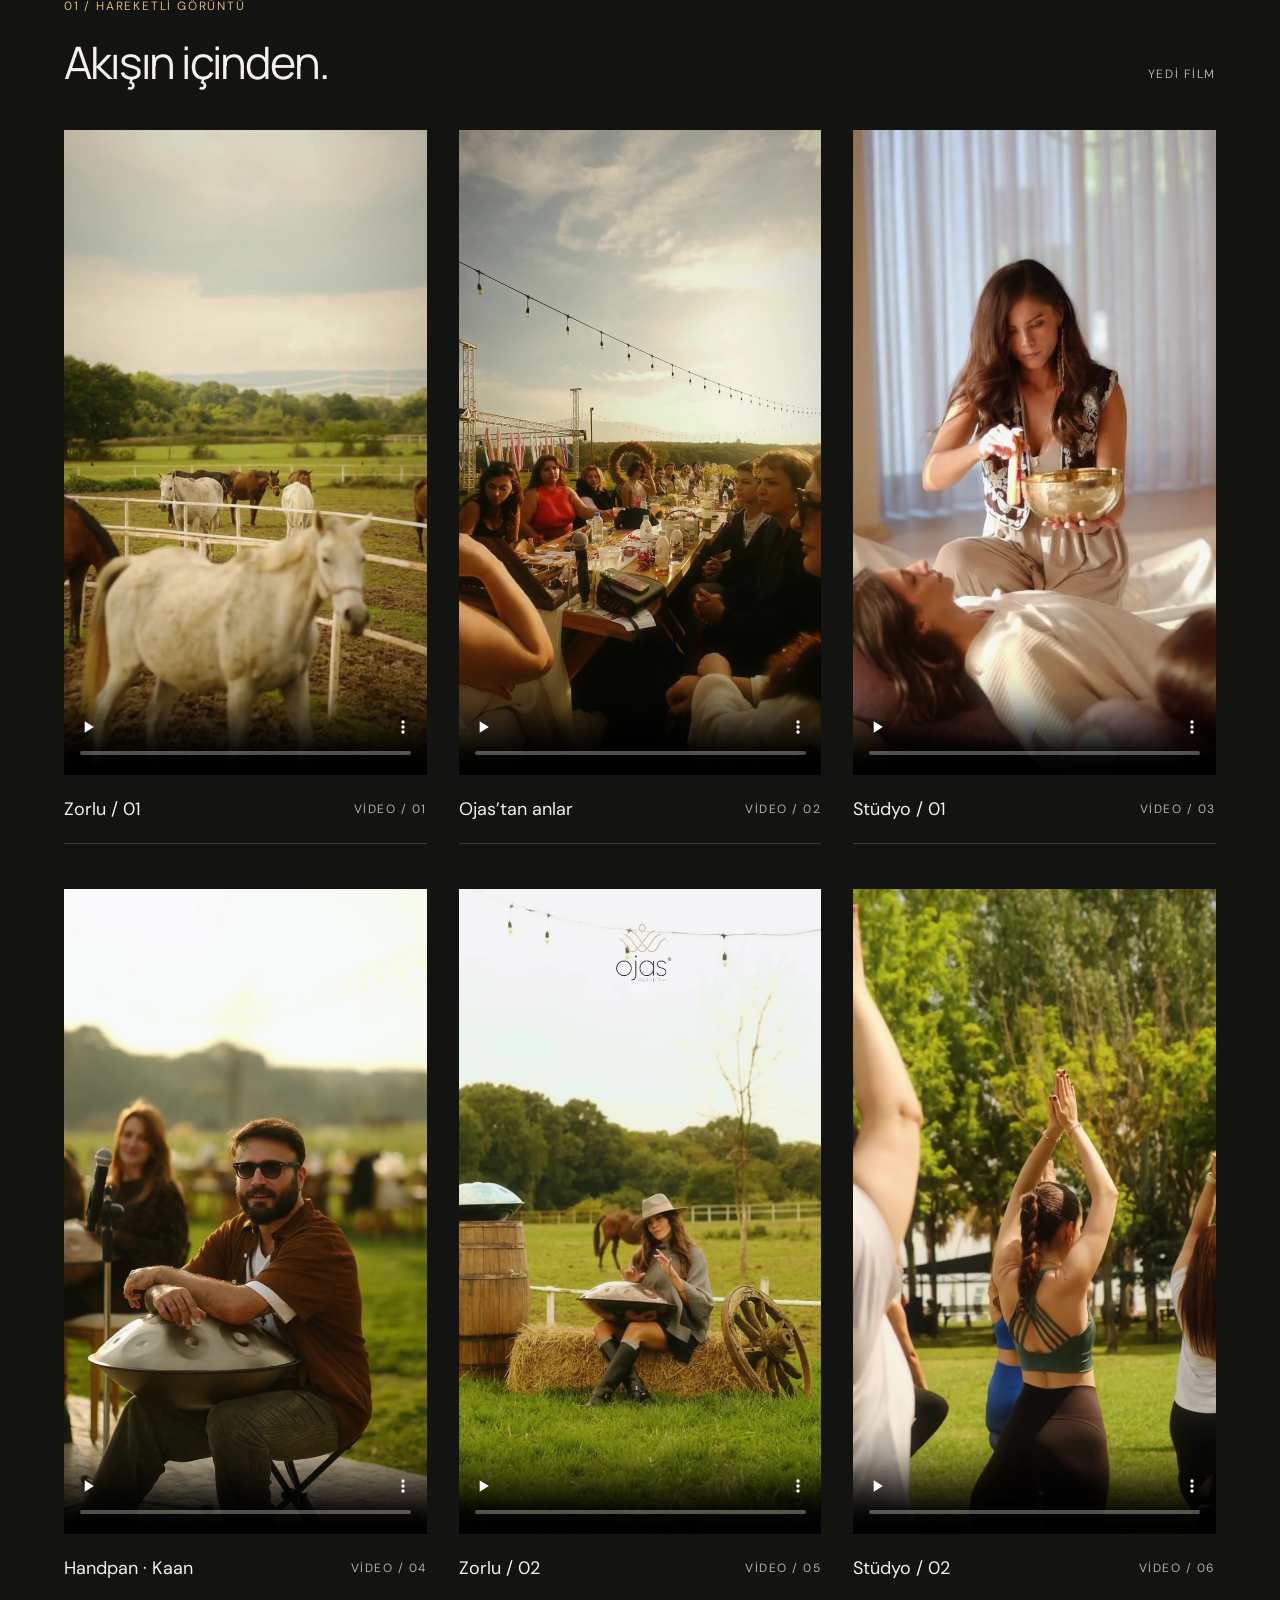
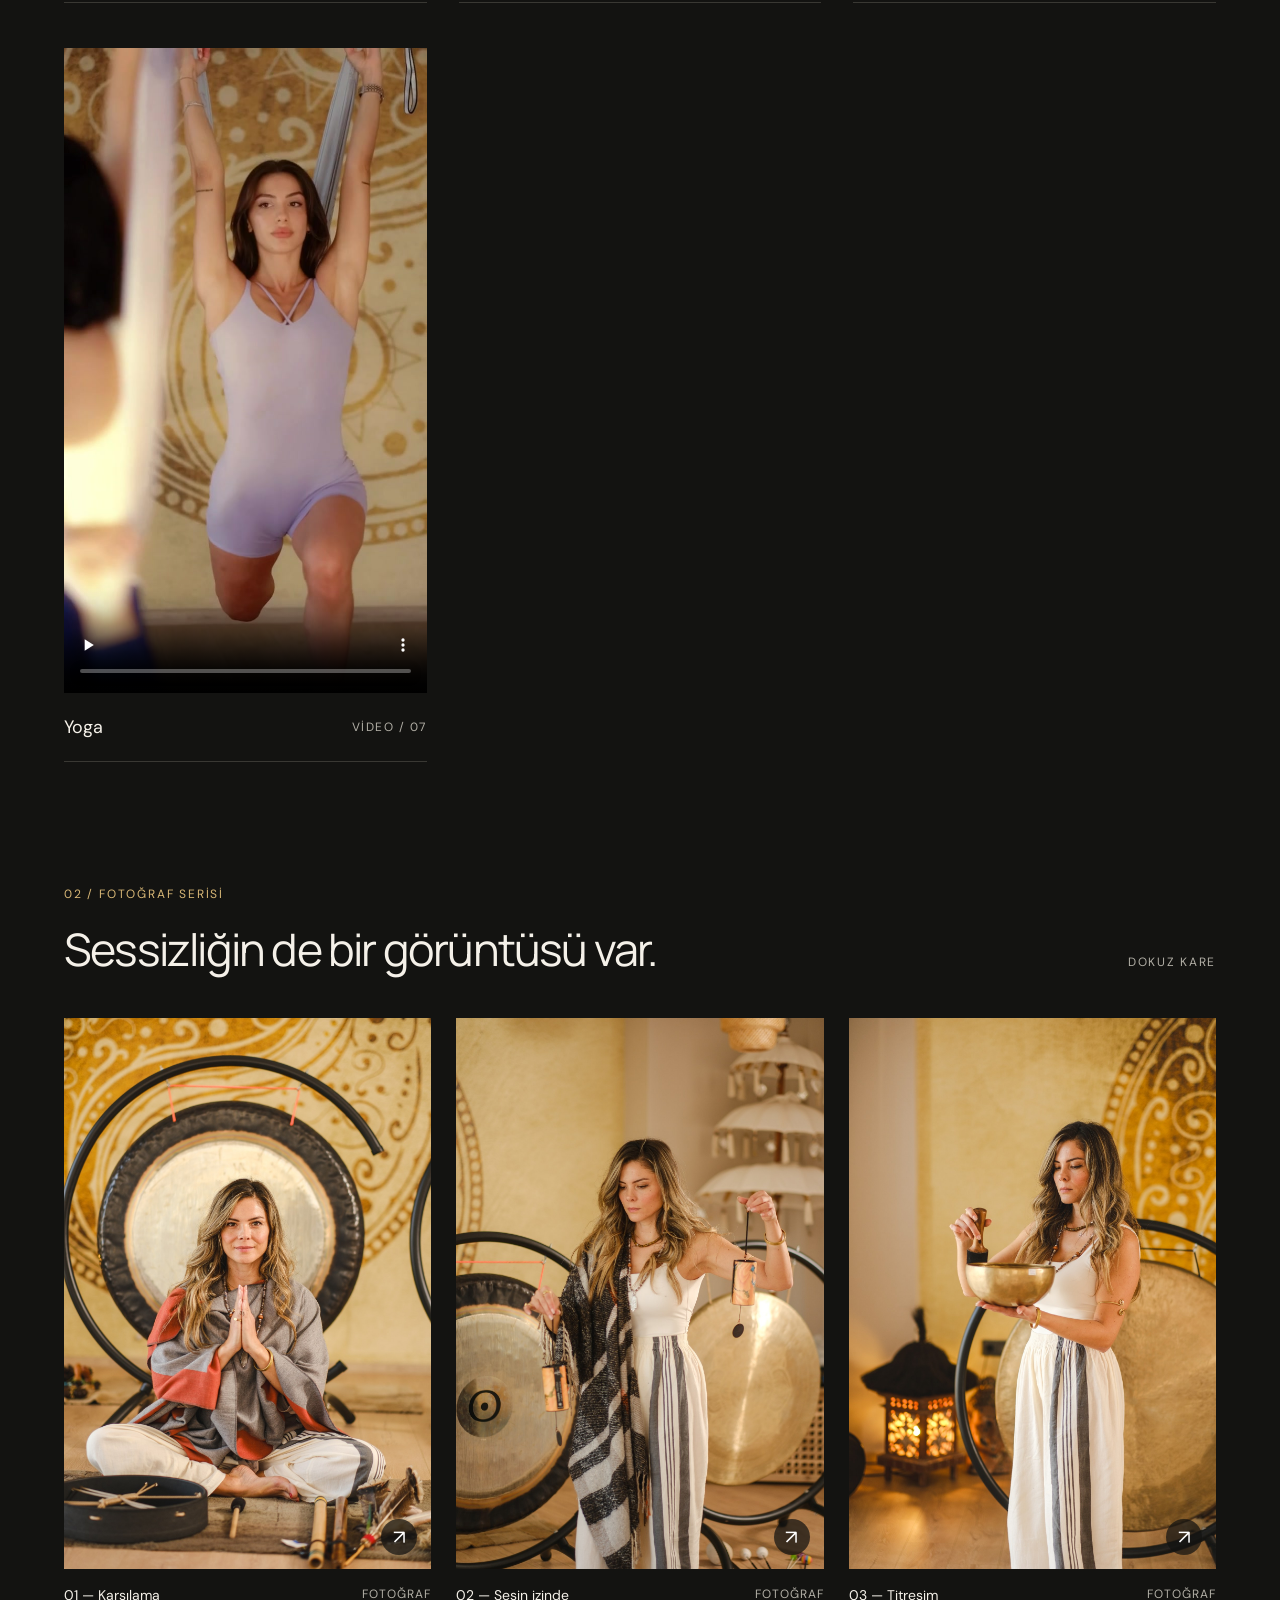
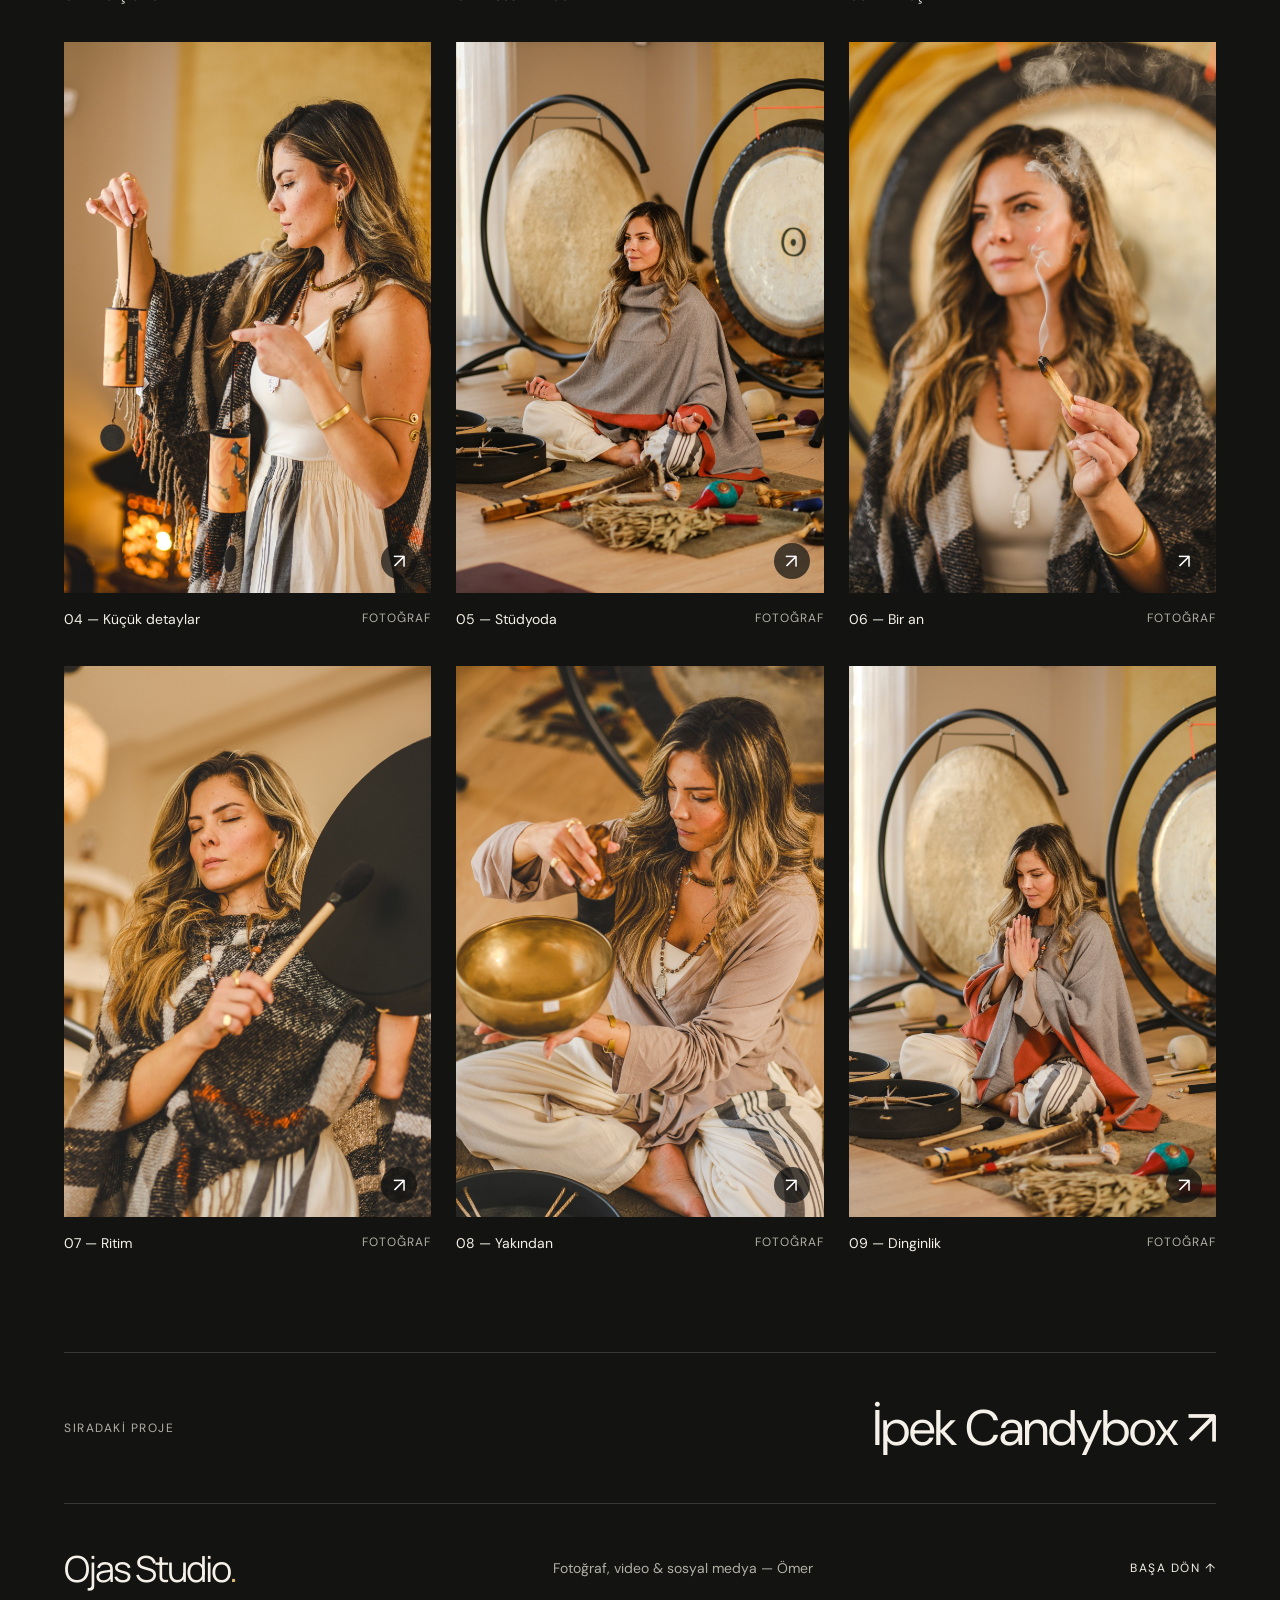
<file: ojas.html>
<!doctype html>
<html lang="tr">
<head><meta charset="utf-8"><meta name="viewport" content="width=device-width, initial-scale=1"><meta name="theme-color" content="#131311"><title>Ojas Studio — Ömer / Görsel hikâyeler</title><meta name="description" content="Ojas Studio için fotoğraf, video çekimi ve sosyal medya yönetimi. Yoga, ses ve stüdyo atmosferinden seçili görüntüler."><link rel="stylesheet" href="style.css"><meta name="robots" content="noindex,nofollow">
</head>
<body class="ojas-project">
<header class="nav"><a class="wordmark" href="index.html">ÖMER<span>FOTOĞRAF & VİDEO</span></a><nav aria-label="Proje bölümleri"><a href="index.html">Tüm işler</a><a href="#filmler">Filmler <span>07</span></a><a href="#fotograflar">Fotoğraflar <span>09</span></a></nav><span class="nav-note">SEÇİLİ PROJE / 05</span></header>
<main>
<section class="hero" aria-labelledby="title"><div class="hero-copy"><div class="eyebrow"><span class="line"></span> YOGA · SES · HAREKET</div><h1 id="title">Ojas<span class="period">.</span></h1><p class="hub-brand-name">Studio</p><p class="hero-desc">Biraz yavaşla.<br><em>Ana yaklaş.</em></p><div class="hero-bottom"><p>Kadrajımda Ojas.</p><a href="#filmler" class="explore">PROJEYİ KEŞFET <span aria-hidden="true">↘</span></a></div></div><div class="hero-picture"><img src="assets/ojas/photo-5920.jpg" alt="Ojas Studio’da ses çanağı çalan eğitmenin yukarıdan çekilmiş fotoğrafı" width="1400" height="2100" fetchpriority="high"><div class="picture-tag">OJAS <span>STUDIO</span></div><span class="image-index">08 / 09</span></div></section>
<section class="intro"><span class="section-label">PROJE HAKKINDA</span><div><h2>Bir sesin ardından,<br>bir anın içinde.</h2><p>Gongun yüzeyine düşen ışık, bir hareketin içindeki denge, sesin ardından gelen sessizlik… Ojas Studio’yu anlatırken dikkatimi çeken, bu küçük anların oluşturduğu atmosfer oldu.</p><p>Fotoğraf ve video çekimlerinde stüdyonun sıcaklığını, yoga pratiğinin akışını ve müziğin ritmini kadraja taşıdım. Geniş planlarla mekâna yer açarken, yakın planlarla ifadelere ve enstrümanların detaylarına yaklaştım.</p><p>Sosyal medya yönetiminde de aynı dili sürdürerek, çektiğim içerikleri Ojas’ın sakin ve davetkâr dünyasını anlatan bir bütün olarak ele aldım.</p><p class="service-line">Fotoğraf çekimi · Video çekimi · Sosyal medya yönetimi</p></div></section>
<section class="films" id="filmler"><div class="section-heading"><div><span class="section-label">01 / HAREKETLİ GÖRÜNTÜ</span><h2>Akışın içinden.</h2></div><span class="count">YEDİ FİLM</span></div><div class="film-grid semender-films"><article><div class="video-wrap"><video controls playsinline preload="none" poster="assets/ojas/film-01-poster.jpg" aria-label="Ojas Studio — Zorlu / 01"><source src="assets/ojas/film-01.mp4" type="video/mp4">Tarayıcınız video oynatmayı desteklemiyor.</video></div><div class="caption"><h3>Zorlu / 01</h3><span>VİDEO / 01</span></div></article><article><div class="video-wrap"><video controls playsinline preload="none" poster="assets/ojas/film-02-poster.jpg" aria-label="Ojas Studio — Ojas’tan anlar"><source src="assets/ojas/film-02.mp4" type="video/mp4">Tarayıcınız video oynatmayı desteklemiyor.</video></div><div class="caption"><h3>Ojas’tan anlar</h3><span>VİDEO / 02</span></div></article><article><div class="video-wrap"><video controls playsinline preload="none" poster="assets/ojas/film-03-poster.jpg" aria-label="Ojas Studio — Stüdyo / 01"><source src="assets/ojas/film-03.mp4" type="video/mp4">Tarayıcınız video oynatmayı desteklemiyor.</video></div><div class="caption"><h3>Stüdyo / 01</h3><span>VİDEO / 03</span></div></article><article><div class="video-wrap"><video controls playsinline preload="none" poster="assets/ojas/film-04-poster.jpg" aria-label="Ojas Studio — Handpan · Kaan"><source src="assets/ojas/film-04.mp4" type="video/mp4">Tarayıcınız video oynatmayı desteklemiyor.</video></div><div class="caption"><h3>Handpan · Kaan</h3><span>VİDEO / 04</span></div></article><article><div class="video-wrap"><video controls playsinline preload="none" poster="assets/ojas/film-05-poster.jpg" aria-label="Ojas Studio — Zorlu / 02"><source src="assets/ojas/film-05.mp4" type="video/mp4">Tarayıcınız video oynatmayı desteklemiyor.</video></div><div class="caption"><h3>Zorlu / 02</h3><span>VİDEO / 05</span></div></article><article><div class="video-wrap"><video controls playsinline preload="none" poster="assets/ojas/film-06-poster.jpg" aria-label="Ojas Studio — Stüdyo / 02"><source src="assets/ojas/film-06.mp4" type="video/mp4">Tarayıcınız video oynatmayı desteklemiyor.</video></div><div class="caption"><h3>Stüdyo / 02</h3><span>VİDEO / 06</span></div></article><article><div class="video-wrap"><video controls playsinline preload="none" poster="assets/ojas/film-07-poster.jpg" aria-label="Ojas Studio — Yoga"><source src="assets/ojas/film-07.mp4" type="video/mp4">Tarayıcınız video oynatmayı desteklemiyor.</video></div><div class="caption"><h3>Yoga</h3><span>VİDEO / 07</span></div></article></div></section>
<section class="photos" id="fotograflar"><div class="section-heading"><div><span class="section-label">02 / FOTOĞRAF SERİSİ</span><h2>Sessizliğin de bir görüntüsü var.</h2></div><span class="count">DOKUZ KARE</span></div><div class="photo-grid ojas-photos"><figure><button class="photo-button" data-full="assets/ojas/photo-5886.jpg" aria-label="Karşılama fotoğrafını büyüt"><img src="assets/ojas/photo-5886.jpg" alt="Gong önünde ellerini birleştirerek oturan eğitmen" width="1400" height="2100" loading="lazy"><span aria-hidden="true">↗</span></button><figcaption><span>01 — Karşılama</span><span>FOTOĞRAF</span></figcaption></figure><figure><button class="photo-button" data-full="assets/ojas/photo-6025.jpg" aria-label="Sesin izinde fotoğrafını büyüt"><img src="assets/ojas/photo-6025.jpg" alt="Gongların önünde elinde çanlar tutan eğitmen" width="1400" height="2100" loading="lazy"><span aria-hidden="true">↗</span></button><figcaption><span>02 — Sesin izinde</span><span>FOTOĞRAF</span></figcaption></figure><figure><button class="photo-button" data-full="assets/ojas/photo-5932.jpg" aria-label="Titreşim fotoğrafını büyüt"><img src="assets/ojas/photo-5932.jpg" alt="Ses çanağı çalan eğitmen" width="1400" height="2100" loading="lazy"><span aria-hidden="true">↗</span></button><figcaption><span>03 — Titreşim</span><span>FOTOĞRAF</span></figcaption></figure><figure><button class="photo-button" data-full="assets/ojas/photo-6072.jpg" aria-label="Küçük detaylar fotoğrafını büyüt"><img src="assets/ojas/photo-6072.jpg" alt="Eldeki çanların ve eğitmenin yakın planı" width="1400" height="2100" loading="lazy"><span aria-hidden="true">↗</span></button><figcaption><span>04 — Küçük detaylar</span><span>FOTOĞRAF</span></figcaption></figure><figure><button class="photo-button" data-full="assets/ojas/photo-5904.jpg" aria-label="Stüdyoda fotoğrafını büyüt"><img src="assets/ojas/photo-5904.jpg" alt="Enstrümanların arasında bağdaş kurarak oturan eğitmen" width="1400" height="2100" loading="lazy"><span aria-hidden="true">↗</span></button><figcaption><span>05 — Stüdyoda</span><span>FOTOĞRAF</span></figcaption></figure><figure><button class="photo-button" data-full="assets/ojas/photo-6100.jpg" aria-label="Bir an fotoğrafını büyüt"><img src="assets/ojas/photo-6100.jpg" alt="Tütsü dumanının ardındaki portre" width="1400" height="2100" loading="lazy"><span aria-hidden="true">↗</span></button><figcaption><span>06 — Bir an</span><span>FOTOĞRAF</span></figcaption></figure><figure><button class="photo-button" data-full="assets/ojas/photo-5995.jpg" aria-label="Ritim fotoğrafını büyüt"><img src="assets/ojas/photo-5995.jpg" alt="Gözleri kapalı, elinde davul tutan eğitmen" width="1400" height="2100" loading="lazy"><span aria-hidden="true">↗</span></button><figcaption><span>07 — Ritim</span><span>FOTOĞRAF</span></figcaption></figure><figure><button class="photo-button" data-full="assets/ojas/photo-5920.jpg" aria-label="Yakından fotoğrafını büyüt"><img src="assets/ojas/photo-5920.jpg" alt="Ses çanağı çalarken yukarıdan çekilen detay" width="1400" height="2100" loading="lazy"><span aria-hidden="true">↗</span></button><figcaption><span>08 — Yakından</span><span>FOTOĞRAF</span></figcaption></figure><figure><button class="photo-button" data-full="assets/ojas/photo-5872.jpg" aria-label="Dinginlik fotoğrafını büyüt"><img src="assets/ojas/photo-5872.jpg" alt="Gongların önünde ellerini birleştiren eğitmen" width="1400" height="2100" loading="lazy"><span aria-hidden="true">↗</span></button><figcaption><span>09 — Dinginlik</span><span>FOTOĞRAF</span></figcaption></figure></div></section>
<div class="project-next"><span>SIRADAKİ PROJE</span><a href="candybox.html">İpek Candybox ↗</a></div><footer><a href="#" class="footer-title">Ojas Studio<span>.</span></a><p>Fotoğraf, video & sosyal medya — Ömer</p><a class="back-top" href="#">BAŞA DÖN ↑</a></footer>
</main><dialog id="lightbox" aria-label="Fotoğraf görünümü"><button class="close" aria-label="Fotoğrafı kapat">KAPAT ✕</button><img alt=""></dialog><script src="app.js"></script></body></html>
</file>
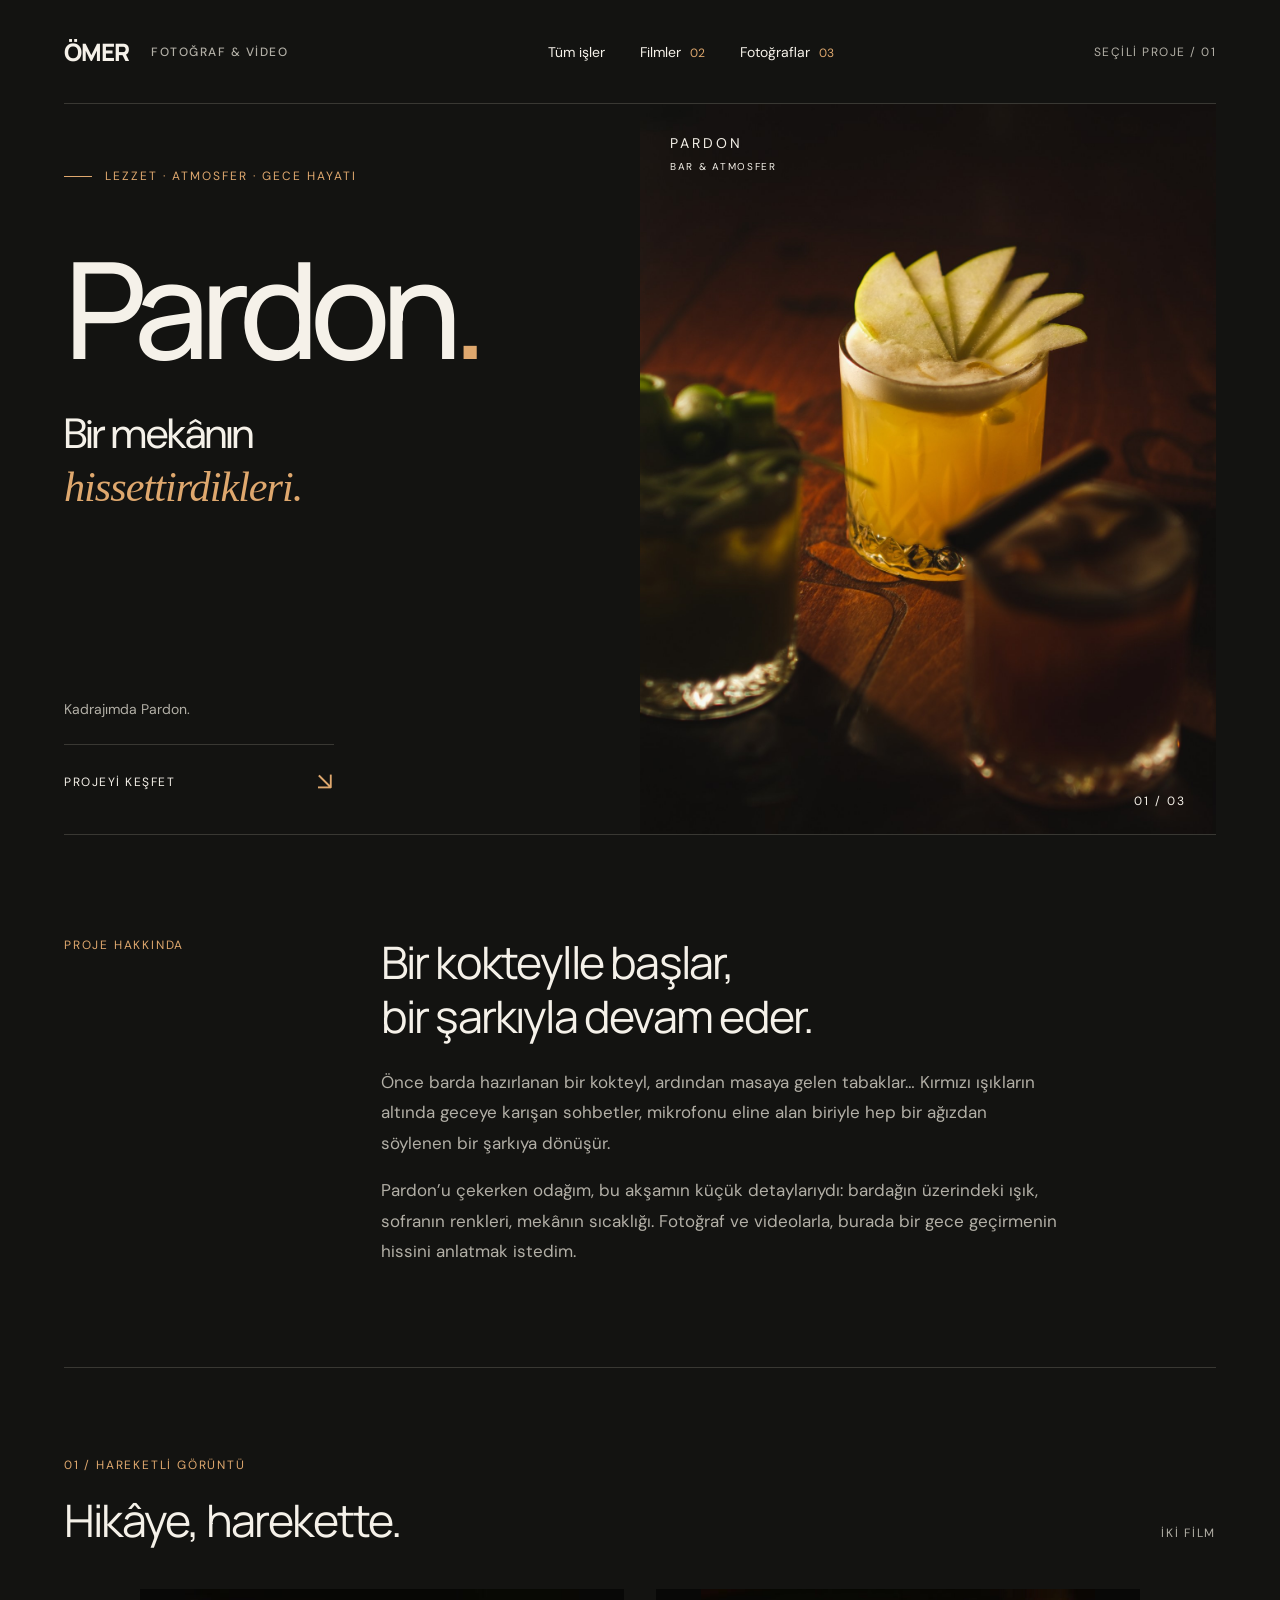
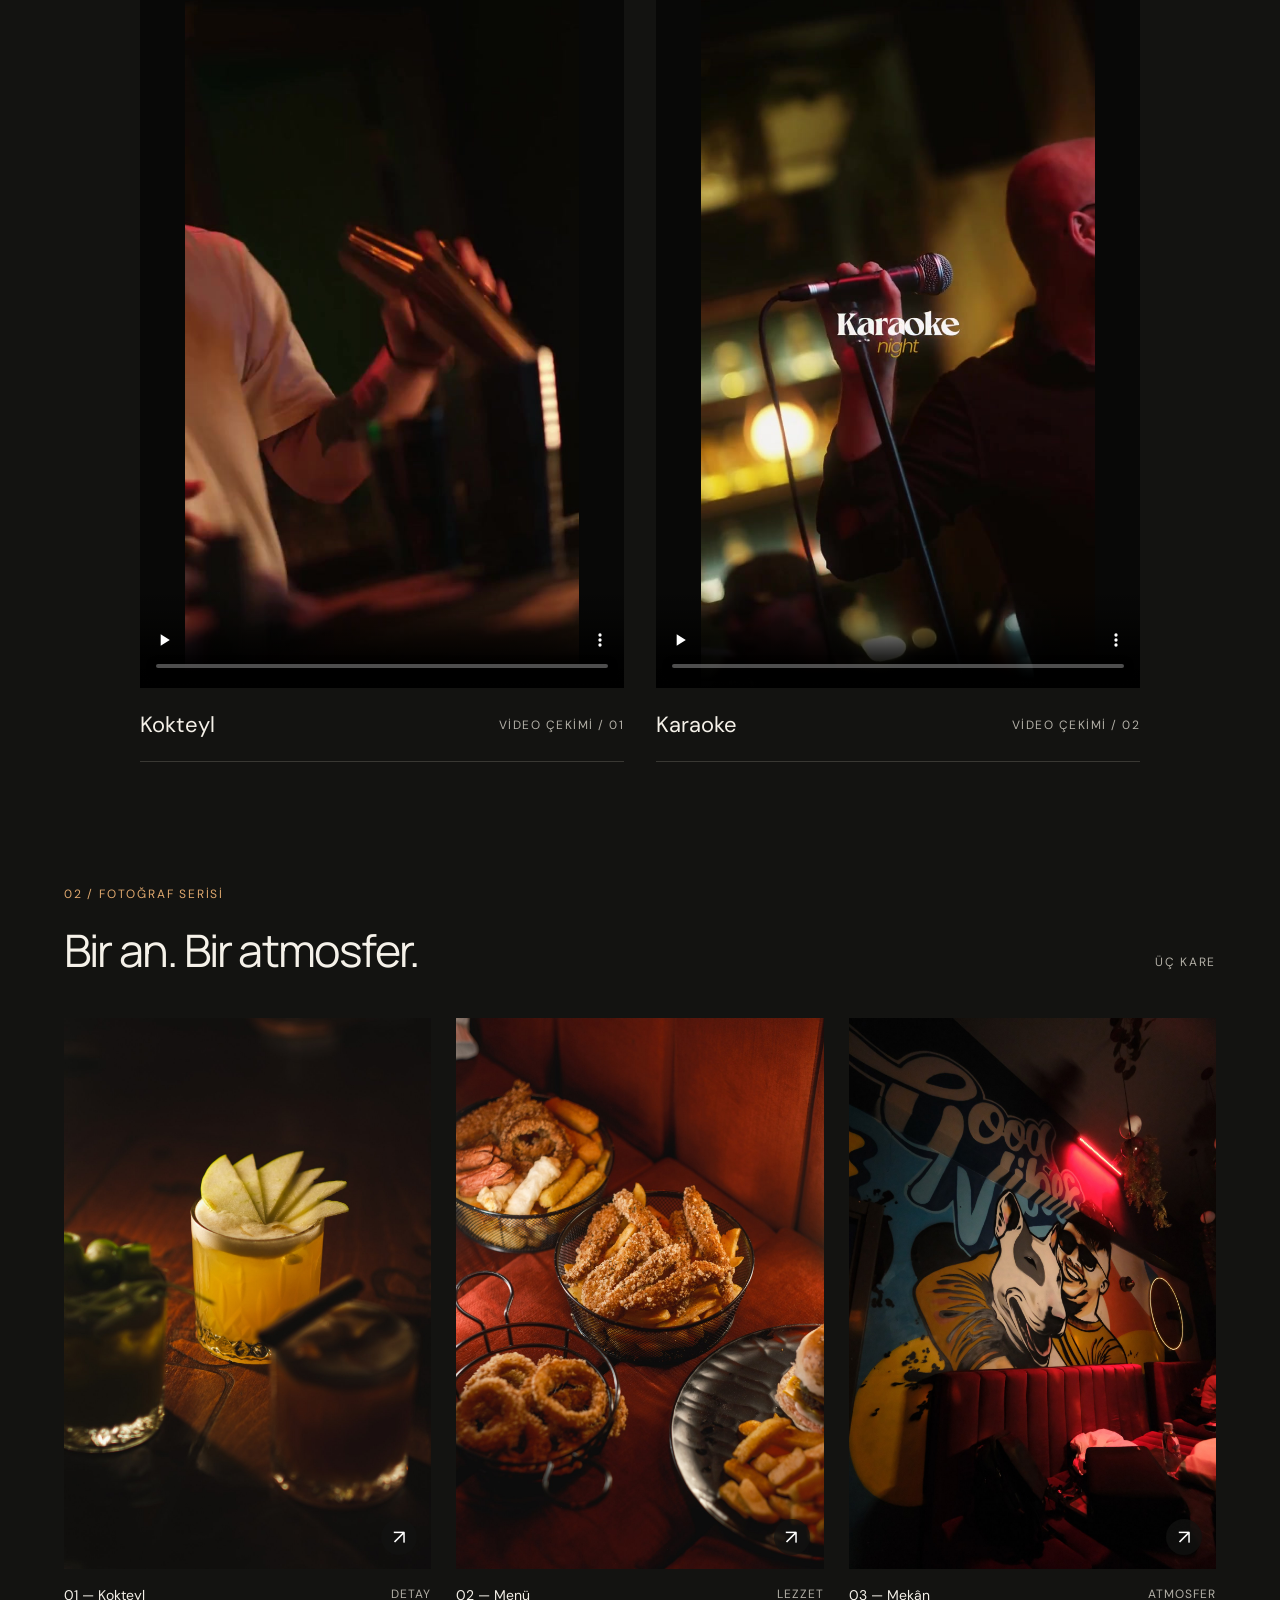
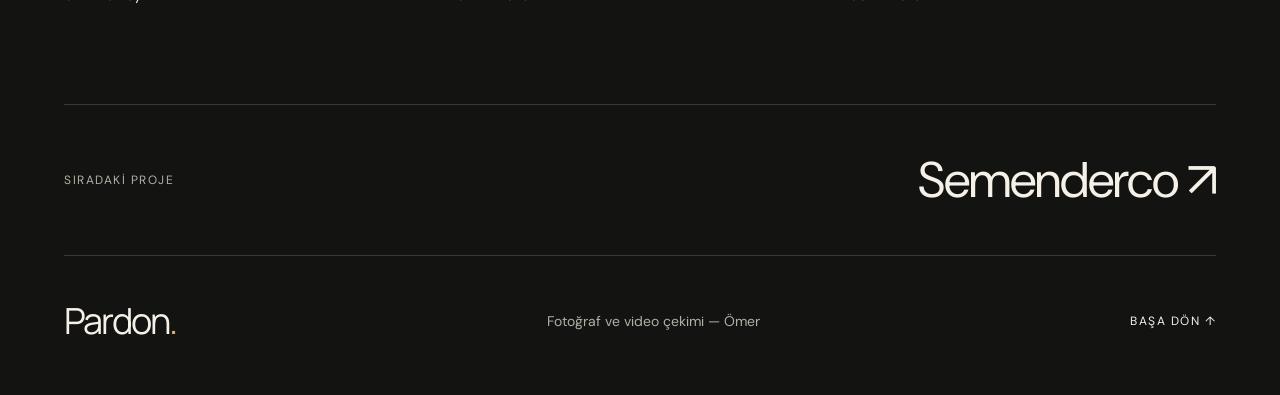
<file: pardon.html>
<!doctype html>
<html lang="tr">
<head><meta charset="utf-8"><meta name="viewport" content="width=device-width, initial-scale=1"><meta name="theme-color" content="#131311"><title>Pardon — Fotoğraf & Video</title><meta name="description" content="Pardon için fotoğraf ve video çekimleri. Lezzet, atmosfer ve gece hayatına bir bakış."><link rel="stylesheet" href="style.css"><meta name="robots" content="noindex,nofollow">
</head>
<body>
<header class="nav"><a class="wordmark" href="index.html">ÖMER<span>FOTOĞRAF & VİDEO</span></a><nav aria-label="Proje bölümleri"><a href="index.html">Tüm işler</a><a href="#filmler">Filmler <span>02</span></a><a href="#fotograflar">Fotoğraflar <span>03</span></a></nav><span class="nav-note">SEÇİLİ PROJE / 01</span></header>
<main>
<section class="hero" aria-labelledby="title"><div class="hero-copy"><div class="eyebrow"><span class="line"></span> LEZZET · ATMOSFER · GECE HAYATI</div><h1 id="title">Pardon<span class="period">.</span></h1><p class="hero-desc">Bir mekânın<br><em>hissettirdikleri.</em></p><div class="hero-bottom"><p>Kadrajımda Pardon.</p><a href="#filmler" class="explore">PROJEYİ KEŞFET <span aria-hidden="true">↘</span></a></div></div><div class="hero-picture"><img src="assets/cocktail.jpg" alt="Sıcak ışık altında armut dilimleriyle süslenmiş Pardon kokteyli" width="1400" height="2100" fetchpriority="high"><div class="picture-tag">PARDON <span>BAR & ATMOSFER</span></div><span class="image-index">01 / 03</span></div></section>
<section class="intro"><span class="section-label">PROJE HAKKINDA</span><div><h2>Bir kokteylle başlar,<br>bir şarkıyla devam eder.</h2><p>Önce barda hazırlanan bir kokteyl, ardından masaya gelen tabaklar… Kırmızı ışıkların altında geceye karışan sohbetler, mikrofonu eline alan biriyle hep bir ağızdan söylenen bir şarkıya dönüşür.</p><p>Pardon’u çekerken odağım, bu akşamın küçük detaylarıydı: bardağın üzerindeki ışık, sofranın renkleri, mekânın sıcaklığı. Fotoğraf ve videolarla, burada bir gece geçirmenin hissini anlatmak istedim.</p></div></section>
<section class="films" id="filmler"><div class="section-heading"><div><span class="section-label">01 / HAREKETLİ GÖRÜNTÜ</span><h2>Hikâye, harekette.</h2></div><span class="count">İKİ FİLM</span></div><div class="film-grid"><article><div class="video-wrap"><video controls playsinline preload="none" poster="assets/cocktail-poster.jpg" aria-label="Pardon kokteyl videosu"><source src="assets/cocktail.mp4" type="video/mp4">Tarayıcınız video oynatmayı desteklemiyor.</video></div><div class="caption"><h3>Kokteyl</h3><span>VİDEO ÇEKİMİ / 01</span></div></article><article><div class="video-wrap"><video controls playsinline preload="none" poster="assets/karaoke-poster.jpg" aria-label="Pardon karaoke videosu"><source src="assets/karaoke.mp4" type="video/mp4">Tarayıcınız video oynatmayı desteklemiyor.</video></div><div class="caption"><h3>Karaoke</h3><span>VİDEO ÇEKİMİ / 02</span></div></article></div></section>
<section class="photos" id="fotograflar"><div class="section-heading"><div><span class="section-label">02 / FOTOĞRAF SERİSİ</span><h2>Bir an. Bir atmosfer.</h2></div><span class="count">ÜÇ KARE</span></div><div class="photo-grid"><figure><button class="photo-button" data-full="assets/cocktail.jpg" aria-label="Kokteyl fotoğrafını büyüt"><img src="assets/cocktail.jpg" alt="Armut dilimleriyle süslenmiş kokteyl ve sıcak bar ışıkları" width="1400" height="2100" loading="lazy"><span aria-hidden="true">↗</span></button><figcaption><span>01 — Kokteyl</span><span>DETAY</span></figcaption></figure><figure><button class="photo-button" data-full="assets/food.jpg" aria-label="Yemek fotoğrafını büyüt"><img src="assets/food.jpg" alt="Kırmızı oturma alanında sunulan çıtır atıştırmalıklar ve patatesler" width="1400" height="2100" loading="lazy"><span aria-hidden="true">↗</span></button><figcaption><span>02 — Menü</span><span>LEZZET</span></figcaption></figure><figure><button class="photo-button" data-full="assets/space.jpg" aria-label="Mekân fotoğrafını büyüt"><img src="assets/space.jpg" alt="Pardon'un renkli duvar resmi ve kırmızı ışıklı oturma alanı" width="1400" height="2100" loading="lazy"><span aria-hidden="true">↗</span></button><figcaption><span>03 — Mekân</span><span>ATMOSFER</span></figcaption></figure></div></section>
<div class="project-next"><span>SIRADAKİ PROJE</span><a href="semenderco.html">Semenderco ↗</a></div><footer><a href="#" class="footer-title">Pardon<span>.</span></a><p>Fotoğraf ve video çekimi — Ömer</p><a class="back-top" href="#">BAŞA DÖN ↑</a></footer>
</main><dialog id="lightbox" aria-label="Fotoğraf görünümü"><button class="close" aria-label="Fotoğrafı kapat">KAPAT ✕</button><img alt=""></dialog><script src="app.js"></script></body></html>
</file>
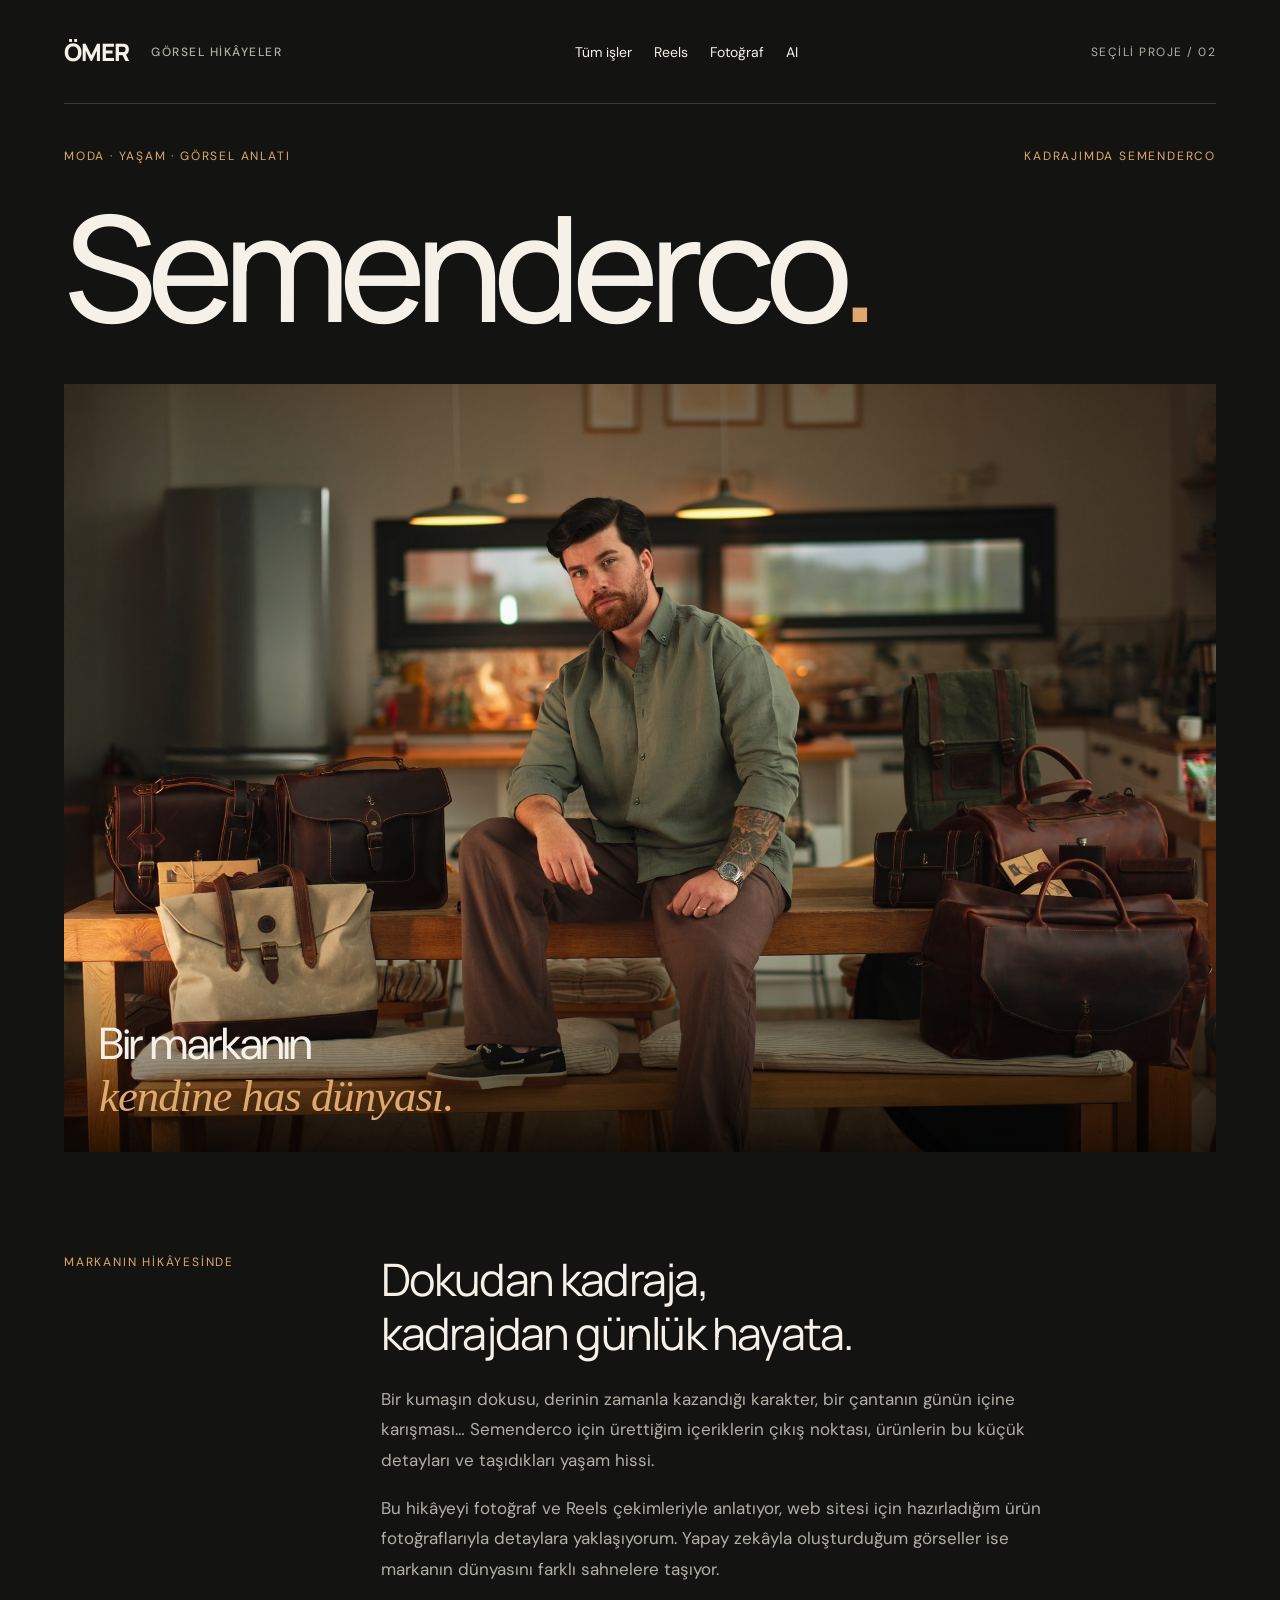
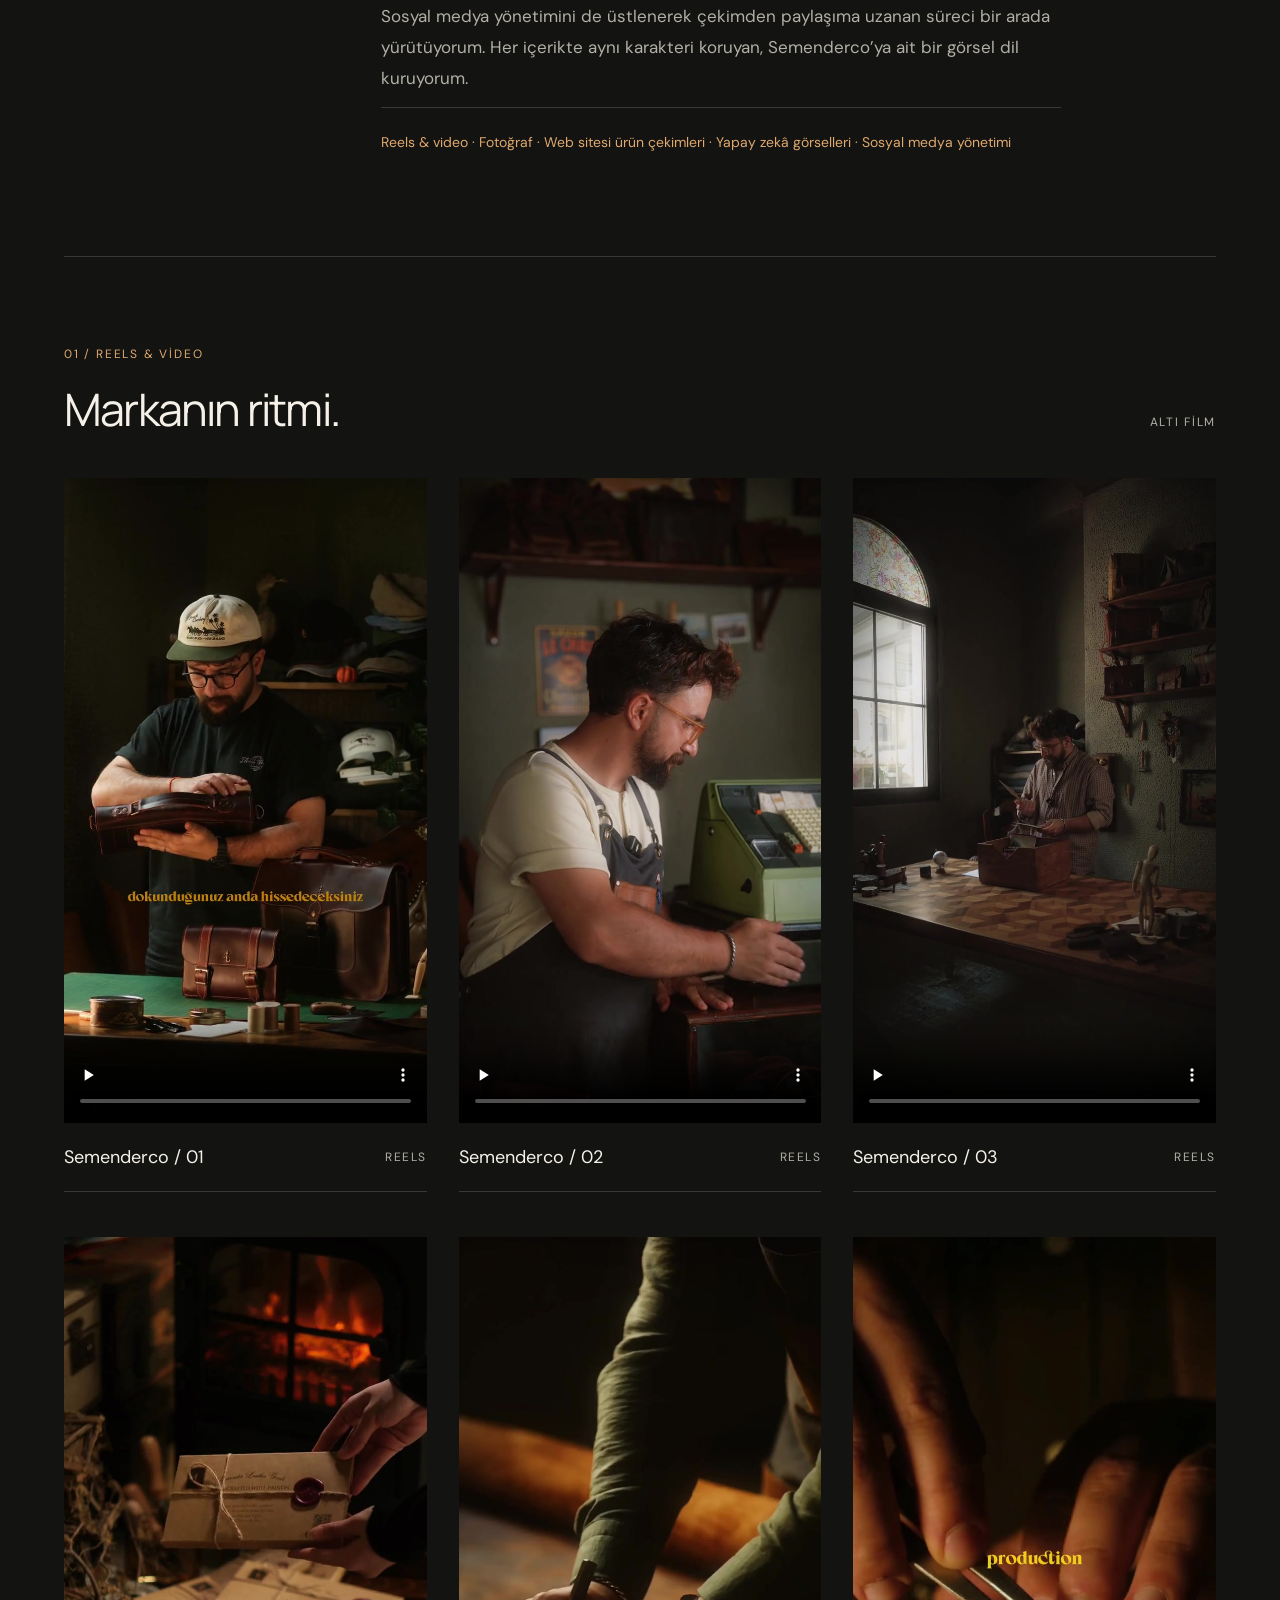
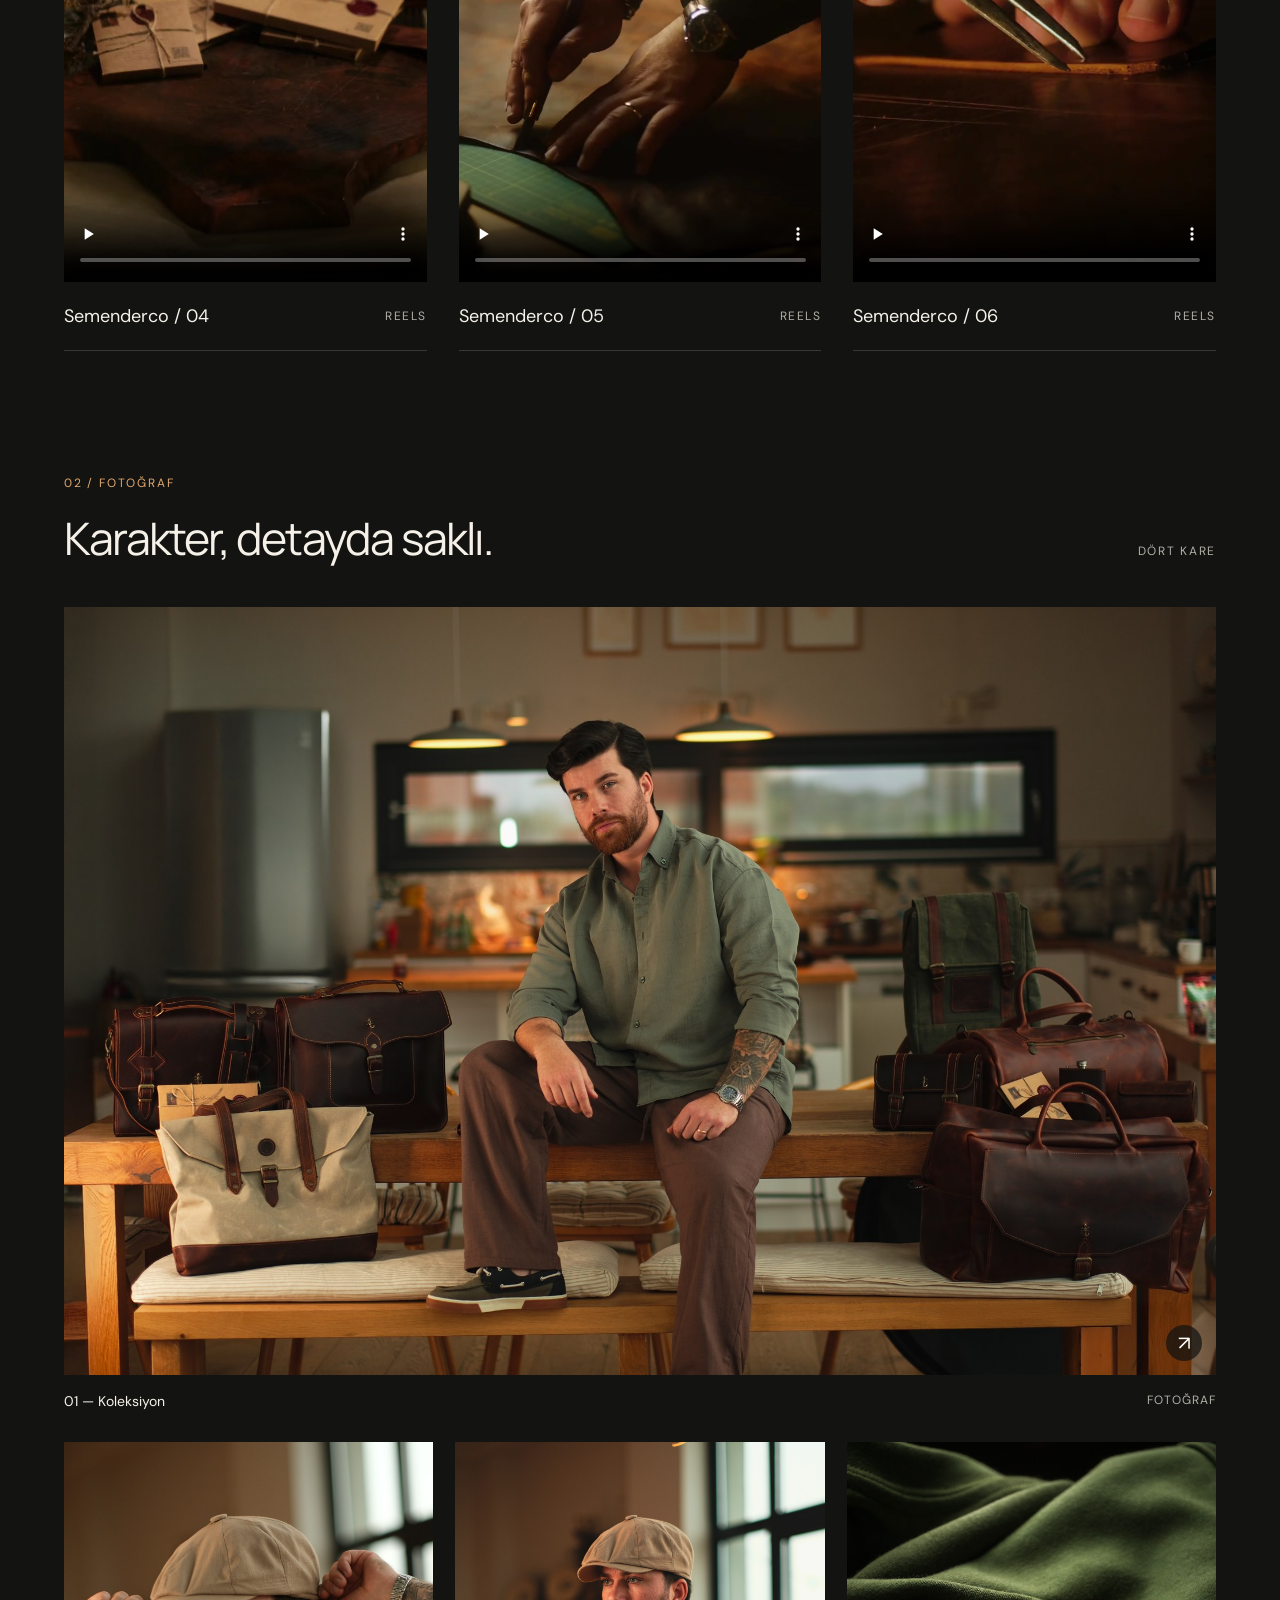
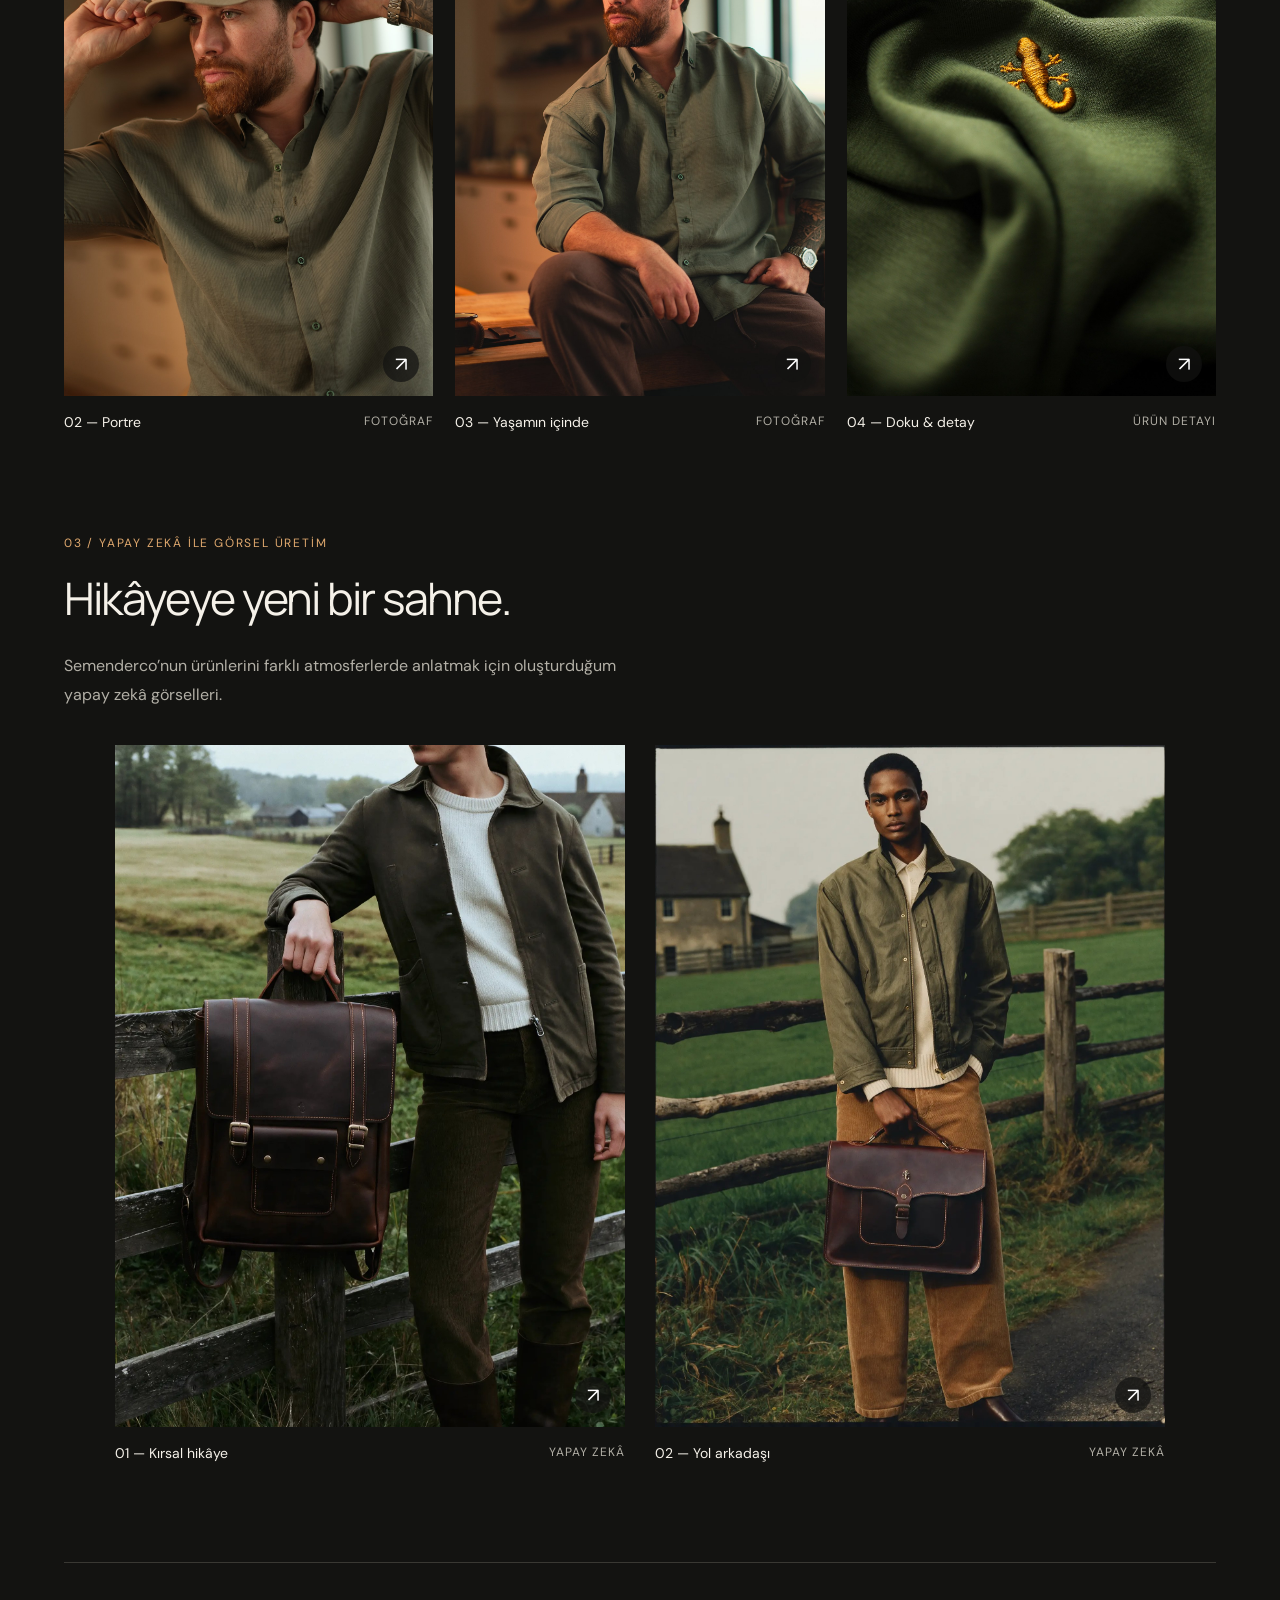
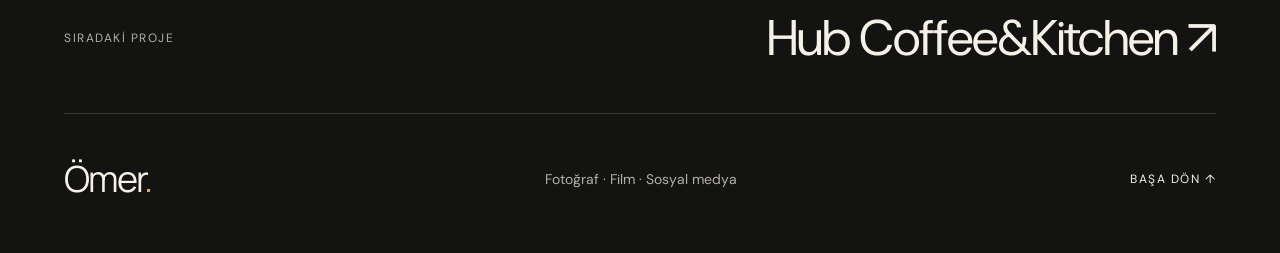
<file: semenderco.html>
<!doctype html><html lang="tr"><head><meta charset="utf-8"><meta name="viewport" content="width=device-width, initial-scale=1"><meta name="theme-color" content="#131311"><title>Semenderco — Ömer / Görsel hikâyeler</title><meta name="description" content="Semenderco için Reels, fotoğraf, ürün çekimleri, yapay zekâ görselleri ve sosyal medya yönetimi."><link rel="stylesheet" href="style.css"><meta name="robots" content="noindex,nofollow">
</head><body class="semenderco"><header class="nav"><a class="wordmark" href="index.html">ÖMER<span>GÖRSEL HİKÂYELER</span></a><nav aria-label="Sayfa bölümleri"><a href="index.html">Tüm işler</a><a href="#filmler">Reels</a><a href="#fotograflar">Fotoğraf</a><a href="#yapay-zeka">AI</a></nav><span class="nav-note">SEÇİLİ PROJE / 02</span></header><main><section class="brand-hero"><div class="brand-hero-top"><span class="section-label">MODA · YAŞAM · GÖRSEL ANLATI</span><span class="section-label">KADRAJIMDA SEMENDERCO</span></div><h1>Semenderco<span class="period">.</span></h1><div class="brand-cover"><img src="assets/semenderco/collection.jpg" alt="Semenderco çantalarıyla birlikte sıcak ışıklı bir mekânda oturan model" width="2000" height="1333" fetchpriority="high"><div class="cover-copy">Bir markanın<br><em>kendine has dünyası.</em></div></div></section>
<section class="intro"><span class="section-label">MARKANIN HİKÂYESİNDE</span><div><h2>Dokudan kadraja,<br>kadrajdan günlük hayata.</h2><p>Bir kumaşın dokusu, derinin zamanla kazandığı karakter, bir çantanın günün içine karışması… Semenderco için ürettiğim içeriklerin çıkış noktası, ürünlerin bu küçük detayları ve taşıdıkları yaşam hissi.</p><p>Bu hikâyeyi fotoğraf ve Reels çekimleriyle anlatıyor, web sitesi için hazırladığım ürün fotoğraflarıyla detaylara yaklaşıyorum. Yapay zekâyla oluşturduğum görseller ise markanın dünyasını farklı sahnelere taşıyor.</p><p>Sosyal medya yönetimini de üstlenerek çekimden paylaşıma uzanan süreci bir arada yürütüyorum. Her içerikte aynı karakteri koruyan, Semenderco’ya ait bir görsel dil kuruyorum.</p><p class="service-line">Reels & video · Fotoğraf · Web sitesi ürün çekimleri · Yapay zekâ görselleri · Sosyal medya yönetimi</p></div></section>
<section class="films" id="filmler"><div class="section-heading"><div><span class="section-label">01 / REELS & VİDEO</span><h2>Markanın ritmi.</h2></div><span class="count">ALTI FİLM</span></div><div class="film-grid semender-films"><article><div class="video-wrap"><video controls playsinline preload="none" poster="assets/semenderco/film-01-poster.jpg" aria-label="Semenderco Reels 1"><source src="assets/semenderco/film-01.mp4" type="video/mp4">Tarayıcınız video oynatmayı desteklemiyor.</video></div><div class="caption"><h3>Semenderco / 01</h3><span>REELS</span></div></article><article><div class="video-wrap"><video controls playsinline preload="none" poster="assets/semenderco/film-02-cover-v2.jpg" aria-label="Semenderco Reels 2"><source src="assets/semenderco/film-02.mp4" type="video/mp4">Tarayıcınız video oynatmayı desteklemiyor.</video></div><div class="caption"><h3>Semenderco / 02</h3><span>REELS</span></div></article><article><div class="video-wrap"><video controls playsinline preload="none" poster="assets/semenderco/film-03-poster.jpg" aria-label="Semenderco Reels 3"><source src="assets/semenderco/film-03.mp4" type="video/mp4">Tarayıcınız video oynatmayı desteklemiyor.</video></div><div class="caption"><h3>Semenderco / 03</h3><span>REELS</span></div></article><article><div class="video-wrap"><video controls playsinline preload="none" poster="assets/semenderco/film-04-poster.jpg" aria-label="Semenderco Reels 4"><source src="assets/semenderco/film-04.mp4" type="video/mp4">Tarayıcınız video oynatmayı desteklemiyor.</video></div><div class="caption"><h3>Semenderco / 04</h3><span>REELS</span></div></article><article><div class="video-wrap"><video controls playsinline preload="none" poster="assets/semenderco/film-05-poster.jpg" aria-label="Semenderco Reels 5"><source src="assets/semenderco/film-05.mp4" type="video/mp4">Tarayıcınız video oynatmayı desteklemiyor.</video></div><div class="caption"><h3>Semenderco / 05</h3><span>REELS</span></div></article><article><div class="video-wrap"><video controls playsinline preload="none" poster="assets/semenderco/film-06-poster.jpg" aria-label="Semenderco Reels 6"><source src="assets/semenderco/film-06.mp4" type="video/mp4">Tarayıcınız video oynatmayı desteklemiyor.</video></div><div class="caption"><h3>Semenderco / 06</h3><span>REELS</span></div></article></div></section><section class="photos" id="fotograflar"><div class="section-heading"><div><span class="section-label">02 / FOTOĞRAF</span><h2>Karakter, detayda saklı.</h2></div><span class="count">DÖRT KARE</span></div><div class="semender-photos"><figure class="wide"><button class="photo-button" data-full="assets/semenderco/collection.jpg" aria-label="01 — Koleksiyon görselini büyüt"><img src="assets/semenderco/collection.jpg" alt="Semenderco çanta koleksiyonuyla birlikte oturan model" width="2000" height="1333" loading="lazy"><span aria-hidden="true">↗</span></button><figcaption><span>01 — Koleksiyon</span><span>FOTOĞRAF</span></figcaption></figure><figure class=""><button class="photo-button" data-full="assets/semenderco/portrait.jpg" aria-label="02 — Portre görselini büyüt"><img src="assets/semenderco/portrait.jpg" alt="Şapkasını düzelten, yeşil gömlekli modelin portresi" width="1400" height="2100" loading="lazy"><span aria-hidden="true">↗</span></button><figcaption><span>02 — Portre</span><span>FOTOĞRAF</span></figcaption></figure><figure class=""><button class="photo-button" data-full="assets/semenderco/editorial.jpg" aria-label="03 — Yaşamın içinde görselini büyüt"><img src="assets/semenderco/editorial.jpg" alt="Sıcak ışık altında şapkalı ve yeşil gömlekli model" width="1400" height="2100" loading="lazy"><span aria-hidden="true">↗</span></button><figcaption><span>03 — Yaşamın içinde</span><span>FOTOĞRAF</span></figcaption></figure><figure class=""><button class="photo-button" data-full="assets/semenderco/detail.jpg" aria-label="04 — Doku & detay görselini büyüt"><img src="assets/semenderco/detail.jpg" alt="Yeşil kumaş üzerinde altın renkli Semenderco nakışı" width="1365" height="2048" loading="lazy"><span aria-hidden="true">↗</span></button><figcaption><span>04 — Doku & detay</span><span>ÜRÜN DETAYI</span></figcaption></figure></div></section><section class="photos ai-section" id="yapay-zeka"><div class="section-heading"><div><span class="section-label">03 / YAPAY ZEKÂ İLE GÖRSEL ÜRETİM</span><h2>Hikâyeye yeni bir sahne.</h2></div></div><p class="section-description">Semenderco’nun ürünlerini farklı atmosferlerde anlatmak için oluşturduğum yapay zekâ görselleri.</p><div class="ai-grid"><figure class=""><button class="photo-button" data-full="assets/semenderco/ai-01.jpg" aria-label="01 — Kırsal hikâye görselini büyüt"><img src="assets/semenderco/ai-01.jpg" alt="Kırsal bir ortamda deri sırt çantası taşıyan modelin yapay zekâ görseli" width="1571" height="2100" loading="lazy"><span aria-hidden="true">↗</span></button><figcaption><span>01 — Kırsal hikâye</span><span>YAPAY ZEKÂ</span></figcaption></figure><figure class=""><button class="photo-button" data-full="assets/semenderco/ai-02.jpg" aria-label="02 — Yol arkadaşı görselini büyüt"><img src="assets/semenderco/ai-02.jpg" alt="Ahşap çit önünde deri evrak çantası taşıyan modelin yapay zekâ görseli" width="1571" height="2100" loading="lazy"><span aria-hidden="true">↗</span></button><figcaption><span>02 — Yol arkadaşı</span><span>YAPAY ZEKÂ</span></figcaption></figure></div></section><div class="project-next"><span>SIRADAKİ PROJE</span><a href="hub.html">Hub Coffee&amp;Kitchen ↗</a></div><footer><a class="footer-title" href="index.html">Ömer<span>.</span></a><p>Fotoğraf · Film · Sosyal medya</p><a class="back-top" href="#">BAŞA DÖN ↑</a></footer></main><dialog id="lightbox" aria-label="Görsel görünümü"><button class="close" aria-label="Görseli kapat">KAPAT ✕</button><img alt=""></dialog><script src="app.js"></script></body></html>
</file>
<file: style.css>
@import url('https://fonts.googleapis.com/css2?family=DM+Sans:wght@400;450;500;600;700&family=Manrope:wght@400;500;600;700;800&display=swap');
:root{color-scheme:dark;--bg:#131311;--ink:#f5f1e9;--muted:#b2afa6;--accent:#dfa86e;--border:#393833}*{box-sizing:border-box}html{scroll-behavior:smooth;scroll-padding-top:30px}body{margin:0;background:var(--bg);color:var(--ink);font-family:'DM Sans',sans-serif;font-size:16px}a{color:inherit;text-decoration:none}button{font:inherit}a,button{-webkit-tap-highlight-color:transparent}a:focus-visible,button:focus-visible{outline:2px solid var(--accent);outline-offset:6px}.nav{height:104px;margin:0 5%;display:flex;align-items:center;justify-content:space-between;border-bottom:1px solid var(--border)}.wordmark{font-family:Manrope,sans-serif;font-size:24px;font-weight:800;letter-spacing:-1px;display:flex;gap:22px;align-items:center}.wordmark span{font-family:'DM Sans',sans-serif;font-size:12px;letter-spacing:1.5px;font-weight:500;color:var(--muted)}nav{display:flex;gap:35px}nav a{font-size:14px}nav a span{font-size:12px;color:var(--accent);margin-left:5px}.nav-note{color:var(--muted);font-size:12px;letter-spacing:1.5px}.hero{display:grid;grid-template-columns:1fr 1fr;min-height:730px;margin:0 5%;border-bottom:1px solid var(--border)}.hero-copy{padding:64px 42px 36px 0;display:flex;flex-direction:column;align-items:flex-start}.eyebrow{font-size:12px;letter-spacing:2px;display:flex;align-items:center;gap:13px;color:var(--accent)}.line{display:block;width:28px;height:1px;background:var(--accent)}h1{font-family:Manrope,sans-serif;font-size:clamp(80px,10.5vw,170px);letter-spacing:-.075em;line-height:1.13;margin:48px 0 20px;font-weight:500}.period{color:var(--accent)}.hero-desc{font-size:clamp(26px,3.3vw,48px);line-height:1.25;letter-spacing:-1px;margin:4px 0 60px}.hero-desc em{font-family:Georgia,serif;font-weight:400;color:var(--accent)}.hero-bottom{margin-top:auto;width:100%;display:flex;flex-direction:column;gap:26px}.hero-bottom p{font-size:14px;color:var(--muted);margin:0}.explore{display:flex;align-items:center;justify-content:space-between;font-size:12px;letter-spacing:1.5px;padding-top:20px;border-top:1px solid var(--border);max-width:270px;width:100%}.explore span{font-size:25px;color:var(--accent)}.hero-picture{position:relative;min-width:0;overflow:hidden;min-height:730px}.hero-picture>img{position:absolute;width:100%;height:100%;object-fit:cover;object-position:center 49%}.picture-tag{position:absolute;top:30px;left:30px;font-size:14px;letter-spacing:3px}.picture-tag span{display:block;font-size:10px;letter-spacing:1.7px;margin-top:8px}.image-index{position:absolute;bottom:25px;right:30px;font-size:12px;letter-spacing:2px}.intro{margin:0 5%;padding:100px 0;display:grid;grid-template-columns:1fr 3fr;gap:38px;border-bottom:1px solid var(--border)}.section-label{font-size:12px;letter-spacing:1.8px;color:var(--accent);line-height:1.7}h2{font-family:Manrope,sans-serif;font-size:clamp(29px,3.5vw,48px);font-weight:400;letter-spacing:-1.8px;line-height:1.2;margin:0 0 24px}.intro>div>p{color:var(--muted);font-size:17px;line-height:1.8;max-width:680px;margin-bottom:0}.credits{padding-left:30px;border-left:1px solid var(--border)}.credits>span{font-size:12px;letter-spacing:1.7px;color:var(--muted)}.intro .credits p{font-size:14px;line-height:1.8;margin:12px 0 28px;color:var(--ink)}.films,.photos{padding:85px 5% 0}.section-heading{display:flex;justify-content:space-between;align-items:flex-end;margin-bottom:42px}.section-heading h2{margin:18px 0 0}.count{font-size:12px;letter-spacing:1.7px;color:var(--muted);padding-bottom:6px}.film-grid{display:grid;grid-template-columns:1fr 1fr;gap:32px;max-width:1000px;margin:auto}.video-wrap{background:#080807;aspect-ratio:9/13;display:flex;align-items:center;justify-content:center;overflow:hidden}.video-wrap video{display:block;width:100%;height:100%;object-fit:contain}.caption{display:flex;align-items:center;justify-content:space-between;padding:22px 0;border-bottom:1px solid var(--border)}h3{font-size:22px;font-weight:400;margin:0}.caption span{font-size:12px;letter-spacing:1.5px;color:var(--muted)}.photos{padding-top:120px;padding-bottom:100px}.photo-grid{display:grid;grid-template-columns:repeat(3,1fr);gap:25px}figure{margin:0}.photo-button{display:block;position:relative;padding:0;background:none;border:0;color:white;width:100%;cursor:zoom-in;overflow:hidden}.photo-button img{width:100%;height:auto;display:block;transition:transform .6s}.photo-button:hover img{transform:scale(1.035)}.photo-button>span{position:absolute;right:14px;bottom:14px;background:#131311b8;width:36px;height:36px;display:grid;place-items:center;border-radius:50%;font-size:20px}figcaption{display:flex;justify-content:space-between;gap:8px;margin-top:17px;font-size:14px}figcaption span:last-child{color:var(--muted);font-size:12px;letter-spacing:1px}footer{margin:0 5%;border-top:1px solid var(--border);padding:40px 0 50px;display:flex;align-items:center;justify-content:space-between;gap:25px}.footer-title{font-family:Manrope,sans-serif;font-size:36px;letter-spacing:-2px}.footer-title span{color:var(--accent)}footer p{font-size:14px;color:var(--muted)}.back-top{font-size:12px;letter-spacing:1.5px}dialog{padding:55px 20px 20px;border:0;background:#131311;max-width:95vw;max-height:95dvh;overflow:auto}dialog::backdrop{background:#000e}dialog img{display:block;max-width:85vw;max-height:80dvh;width:auto;object-fit:contain}.close{position:absolute;top:16px;right:20px;border:none;background:none;color:white;cursor:pointer;font-size:14px;padding:6px} @media(min-width:1700px){body{max-width:1700px;margin:auto}}@media(max-width:900px){.nav-note{display:none}.hero{min-height:610px}.hero-picture{min-height:610px}.hero-copy{padding-top:48px;padding-right:25px}h1{margin-top:60px}.eyebrow{font-size:10px;letter-spacing:1px}.intro{grid-template-columns:1fr 2fr;padding:70px 0}.credits{grid-column:2;padding-left:0;border:0;display:grid;grid-template-columns:1fr 2fr;align-items:baseline}.intro .credits p{margin:0 0 12px}.photo-grid{gap:15px}.caption{gap:12px}.caption span{font-size:10px;letter-spacing:1px}}@media(max-width:600px){.nav{height:83px;margin:0 6%}.wordmark{font-size:21px;gap:0}.wordmark span{display:none}nav{gap:22px}.hero{margin:0 6%;grid-template-columns:1fr}.hero-copy{padding:35px 0 30px}.eyebrow{font-size:10px;letter-spacing:1.5px}h1{font-size:100px;margin:24px 0 10px;line-height:1.1}.hero-desc{font-size:32px;margin:8px 0 26px}.hero-desc br{display:none}.hero-desc em{margin-left:5px}.hero-bottom{flex-direction:row;align-items:center;gap:15px}.hero-bottom p{font-size:12px;max-width:100px;line-height:1.6}.explore{margin-left:auto;width:auto;gap:22px;font-size:10px;padding:0;border:0}.hero-picture{min-height:0;aspect-ratio:2/3}.picture-tag{left:20px;top:20px}.intro{margin:0 6%;padding:50px 0;grid-template-columns:1fr;gap:25px}h2{letter-spacing:-1px}.intro>div>p{font-size:16px;margin-top:0}.credits{grid-column:auto;grid-template-columns:1fr 2fr;border-top:1px solid var(--border);padding-top:22px}.films,.photos{padding:56px 6% 0}.section-heading{margin-bottom:28px;gap:15px}.section-heading h2{font-size:30px}.count{display:none}.section-label{font-size:10px;letter-spacing:1.5px}.film-grid{grid-template-columns:1fr;gap:34px}.video-wrap{aspect-ratio:9/14}.caption{padding:17px 0}.caption span{font-size:11px}.photo-grid{grid-template-columns:1fr;gap:30px}.photos{padding-bottom:55px}footer{margin:0 6%;flex-wrap:wrap;padding:25px 0 35px}.footer-title{font-size:30px}footer p{order:3;flex-basis:100%;margin:0;font-size:12px}.back-top{margin-left:auto}dialog img{max-width:80vw}}@media(prefers-reduced-motion:reduce){html{scroll-behavior:auto}.photo-button img{transition:none}}
/* Multi-brand portfolio */
.home-intro{padding:75px 5% 60px}.home-intro h1{font-size:clamp(55px,7.8vw,120px);letter-spacing:-.06em;margin:28px 0 36px;line-height:1.13}.home-intro h1 em{font-family:Georgia,serif;font-weight:400;color:var(--accent);letter-spacing:-.055em}.home-intro-bottom{display:flex;align-items:center;justify-content:space-between;gap:35px}.home-intro-bottom p{color:var(--muted);line-height:1.7;max-width:410px}.projects{padding:25px 5% 90px}.project-grid{display:grid;grid-template-columns:1fr 1fr;gap:40px}.project-cover{position:relative;overflow:hidden;aspect-ratio:4/5;background:#080807}.project-cover img{height:100%;width:100%;object-fit:cover;transition:transform .5s}.project-card:hover .project-cover img{transform:scale(1.025)}.project-open{position:absolute;bottom:24px;right:24px;width:52px;height:52px;border-radius:50%;display:grid;place-items:center;background:#131311b8;font-size:30px}.project-card-heading{display:flex;align-items:center;justify-content:space-between;margin-top:22px}.project-card-heading h2{font-size:clamp(30px,4vw,58px);margin:0;letter-spacing:-2px}.project-card-heading h2 span{color:var(--accent)}.project-card-heading>span{font-size:12px;color:var(--muted)}.project-card p{font-size:17px;color:var(--muted);margin:12px 0 20px}.project-tags{font-size:12px;letter-spacing:1px;line-height:1.9;color:var(--accent)}.project-next{margin:0 5%;padding:42px 0;border-top:1px solid var(--border);display:flex;align-items:center;justify-content:space-between;gap:20px}.project-next>span{font-size:12px;letter-spacing:1.5px;color:var(--muted)}.project-next a{font-size:clamp(26px,4vw,50px);letter-spacing:-1px}.brand-hero{margin:0 5%;padding-top:42px}.brand-hero-top{display:flex;justify-content:space-between;gap:20px}.brand-hero h1{font-size:clamp(60px,11.5vw,185px);letter-spacing:-.065em;margin:18px 0 35px;line-height:1.12}.brand-cover{position:relative;aspect-ratio:3/2;overflow:hidden}.brand-cover>img{width:100%;height:100%;object-fit:cover}.cover-copy{position:absolute;bottom:0;left:0;width:100%;padding:65px 35px 30px;background:linear-gradient(transparent,#000b);font-size:clamp(26px,3.5vw,52px);line-height:1.15;letter-spacing:-1px}.cover-copy em{font-family:Georgia,serif;color:var(--accent)}.semenderco .service-line{font-size:14px;color:var(--accent);border-top:1px solid var(--border);padding-top:20px;line-height:2}.semender-films{max-width:none;grid-template-columns:repeat(3,minmax(0,1fr));row-gap:45px}.semender-films .video-wrap{aspect-ratio:9/16}.semender-films .caption h3{font-size:18px}.semender-photos{display:grid;grid-template-columns:repeat(3,minmax(0,1fr));gap:32px 22px;align-items:start}.semender-photos .wide{grid-column:1/-1}.semender-photos figure:not(.wide) .photo-button{aspect-ratio:2/3}.semender-photos figure:not(.wide) img{width:100%;height:100%;object-fit:cover}.ai-section{padding-top:0}.section-description{color:var(--muted);max-width:600px;line-height:1.8;margin:-15px 0 36px}.ai-grid{display:grid;grid-template-columns:1fr 1fr;gap:30px;max-width:1050px;margin:auto}.semenderco .nav{gap:22px}.semenderco nav{gap:22px}.semenderco .nav-note{white-space:nowrap}
@media(max-width:900px){.wordmark span{display:none}.semender-films{grid-template-columns:1fr 1fr}.semender-photos{grid-template-columns:1fr 1fr}.semender-photos figure:last-child{grid-column:1/-1;max-width:65%;margin:auto}.project-grid{gap:24px}.brand-hero-top .section-label:last-child{display:none}}
@media(max-width:600px){.home-intro{padding:42px 6% 32px}.home-intro h1{font-size:clamp(43px,10vw,60px);letter-spacing:-.06em;margin-top:20px}.home-intro-bottom{display:block}.home-intro-bottom .explore{width:100%;max-width:100%;margin-top:25px;justify-content:space-between;font-size:12px;border-top:1px solid var(--border);padding-top:20px}.projects{padding:24px 6% 55px}.project-grid{grid-template-columns:1fr;gap:44px}.project-card-heading h2{font-size:40px}.project-cover{aspect-ratio:4/5}.project-tags{font-size:11px}.brand-hero{margin:0 6%;padding-top:28px}.brand-hero h1{font-size:clamp(48px,11vw,70px);margin:18px 0 25px;letter-spacing:-.06em}.brand-cover{aspect-ratio:4/5}.brand-cover>img{object-position:50% 50%}.cover-copy{padding:60px 18px 22px;font-size:30px}.semenderco .nav{gap:12px;flex-wrap:wrap;height:auto;min-height:90px;padding:18px 0}.semenderco nav{gap:18px}.semenderco nav a{font-size:12px}.semender-films{grid-template-columns:1fr}.semender-photos{grid-template-columns:1fr;gap:30px}.semender-photos figure:last-child{max-width:100%}.semender-photos figure:not(.wide) .photo-button{aspect-ratio:auto}.semender-photos figure:not(.wide) img{height:auto}.ai-grid{grid-template-columns:1fr;gap:30px}.ai-section{padding-top:0}.project-next{margin:0 6%}.project-next>span{font-size:10px}.project-next a{font-size:30px}.semenderco .service-line{font-size:14px}}
@media(prefers-reduced-motion:reduce){.project-cover img{transition:none}}
.hub-brand-name{font-size:clamp(20px,2.4vw,32px);letter-spacing:-.5px;margin:-15px 0 30px;color:var(--muted)}.hub-photo-grid{display:grid;grid-template-columns:repeat(2,minmax(0,1fr));gap:35px 28px}.hub-photo-grid .photo-button{aspect-ratio:4/5}.hub-photo-grid img{width:100%;height:100%;object-fit:cover}.hub-project .hero h1{margin-bottom:20px}.hub-project .project-next a{font-size:clamp(26px,4vw,50px)}
@media(max-width:600px){.hub-photo-grid{grid-template-columns:1fr;gap:30px}.hub-brand-name{margin:-8px 0 22px}.hub-project .hero-desc br{display:block}.hub-project .hero-desc em{margin-left:0}.project-next a{overflow-wrap:anywhere}.project-next{flex-wrap:wrap}}
.fatih-project{--accent:#9dc7ba}.doctor-title{font-size:20px;letter-spacing:4px;margin:64px 0 12px;color:var(--accent)}.fatih-project .hero h1{font-size:clamp(55px,6.8vw,108px);letter-spacing:-.065em;margin:0 0 32px}.fatih-project .hero-picture img{object-fit:cover;object-position:center}.fatih-project .image-index{background:#131311c9;padding:9px 12px;font-size:10px;letter-spacing:1px}.fatih-project .service-line{font-size:14px;line-height:2;color:var(--accent);padding-top:20px;border-top:1px solid var(--border)}.fatih-films{padding-bottom:90px}.project-card-heading h2 small{display:block;font-size:16px;letter-spacing:.5px;margin-bottom:8px;color:var(--muted)}
@media(max-width:600px){.doctor-title{margin:35px 0 10px;font-size:16px}.fatih-project .hero h1{font-size:64px;margin-bottom:22px}.fatih-project .hero-picture{aspect-ratio:9/16}.fatih-project .hero-desc br{display:block}.fatih-project .hero-desc em{margin-left:0}.fatih-films{padding-bottom:55px}}
.ojas-project{--accent:#d8b776}.ojas-project .hero h1{margin-bottom:20px}.ojas-project .hero-picture img{object-position:center 43%}.ojas-project .service-line{font-size:14px;line-height:2;color:var(--accent);padding-top:20px;border-top:1px solid var(--border)}.ojas-photos{row-gap:38px}.ojas-project .picture-tag{color:#27221b}.ojas-project .image-index{color:#27221b;background:#f5f1e9b3;padding:8px 10px}.ojas-project .hero-desc{font-size:clamp(26px,3.3vw,48px)}
@media(max-width:600px){.ojas-project .hero-desc br{display:block}.ojas-project .hero-desc em{margin-left:0}.ojas-photos{gap:30px}}
.candybox-project{--accent:#d7b76e}.candybox-project .hero h1{margin-bottom:20px}.candybox-project .hero-desc{font-size:clamp(25px,3vw,44px)}.candybox-project .service-line{font-size:14px;line-height:2;color:var(--accent);padding-top:20px;border-top:1px solid var(--border)}
@media(max-width:600px){.candybox-project .hero-desc br{display:block}.candybox-project .hero-desc em{margin-left:0}.candybox-project .hero-bottom p{max-width:130px}}
.iniis-project{--accent:#e6ad6a}.iniis-prefix{font-size:20px;letter-spacing:4px;color:var(--accent);margin:48px 0 0}.iniis-project .hero h1{margin-top:8px}.iniis-project .service-line{font-size:14px;line-height:2;color:var(--accent);padding-top:20px;border-top:1px solid var(--border)}.iniis-photos{row-gap:35px;align-items:start}.iniis-project .picture-tag{background:#131311a3;padding:12px 14px}.iniis-project .image-index{background:#131311b8;padding:8px 10px}
@media(max-width:600px){.iniis-prefix{margin:28px 0 0;font-size:16px}.iniis-project .hero-desc br{display:block}.iniis-project .hero-desc em{margin-left:0}.iniis-project .hero-bottom p{max-width:125px}}
.arduclu-project .hero h1{font-size:clamp(60px,8.3vw,135px);letter-spacing:-.065em}.arduclu-project .hero-picture img{object-position:center}.arduclu-project .image-index{background:#131311b8;padding:8px 10px}
@media(max-width:600px){.arduclu-project .hero h1{font-size:clamp(58px,14vw,85px)}.arduclu-project .hero-desc br{display:block}.arduclu-project .hero-desc em{margin-left:0}}
.dalila-project .hero h1{margin-bottom:20px}.dalila-project .hero-desc{font-size:clamp(25px,3vw,44px)}.dalila-project .picture-tag,.dalila-project .image-index{background:#131311a8;padding:10px 12px}.dalila-project .image-index{font-size:10px;letter-spacing:1px}.dalila-films{padding-bottom:90px}
@media(max-width:600px){.dalila-project .hero-desc br{display:block}.dalila-project .hero-desc em{margin-left:0}.dalila-films{padding-bottom:55px}}
.grey-project{--accent:#d9d4cd}.grey-hero h1{font-family:Georgia,serif;font-size:clamp(85px,14vw,220px);font-weight:400;letter-spacing:-.06em;margin-bottom:12px}.grey-subtitle{font-size:clamp(24px,3vw,42px);line-height:1.25;letter-spacing:-1px;margin:0 0 38px}.grey-subtitle em{font-family:Georgia,serif;color:var(--muted)}.grey-hero .brand-cover{aspect-ratio:16/9}.grey-hero .brand-cover>img{object-fit:contain}.grey-project .service-line{font-size:14px;line-height:2;color:var(--accent);padding-top:20px;border-top:1px solid var(--border)}.grey-films{padding-bottom:90px}.grey-film-grid{display:grid;grid-template-columns:1fr;gap:50px;max-width:1100px;margin:auto}.grey-film-grid .video-wrap{aspect-ratio:16/9}.grey-card .project-cover img{object-position:46% center}.grey-card-mark{position:absolute;left:25px;bottom:25px;font-family:Georgia,serif;font-size:clamp(42px,6vw,80px);letter-spacing:-3px;color:white;text-shadow:0 2px 15px #0009;pointer-events:none}
@media(max-width:600px){.grey-films{padding-bottom:55px}.grey-hero h1{font-size:100px}.grey-film-grid{gap:32px}.grey-film-grid .caption h3{font-size:18px}.grey-card-mark{font-size:58px}}

/* Grey magazine cover: preserve the complete printed layout. */
.grey-card .project-cover img{object-fit:contain;object-position:center}.grey-card:hover .project-cover img{transform:none}.grey-hero .brand-cover{aspect-ratio:2481/3508;max-width:680px;margin:0 auto}.grey-hero .brand-cover>img{display:block;object-fit:contain}
</file>
